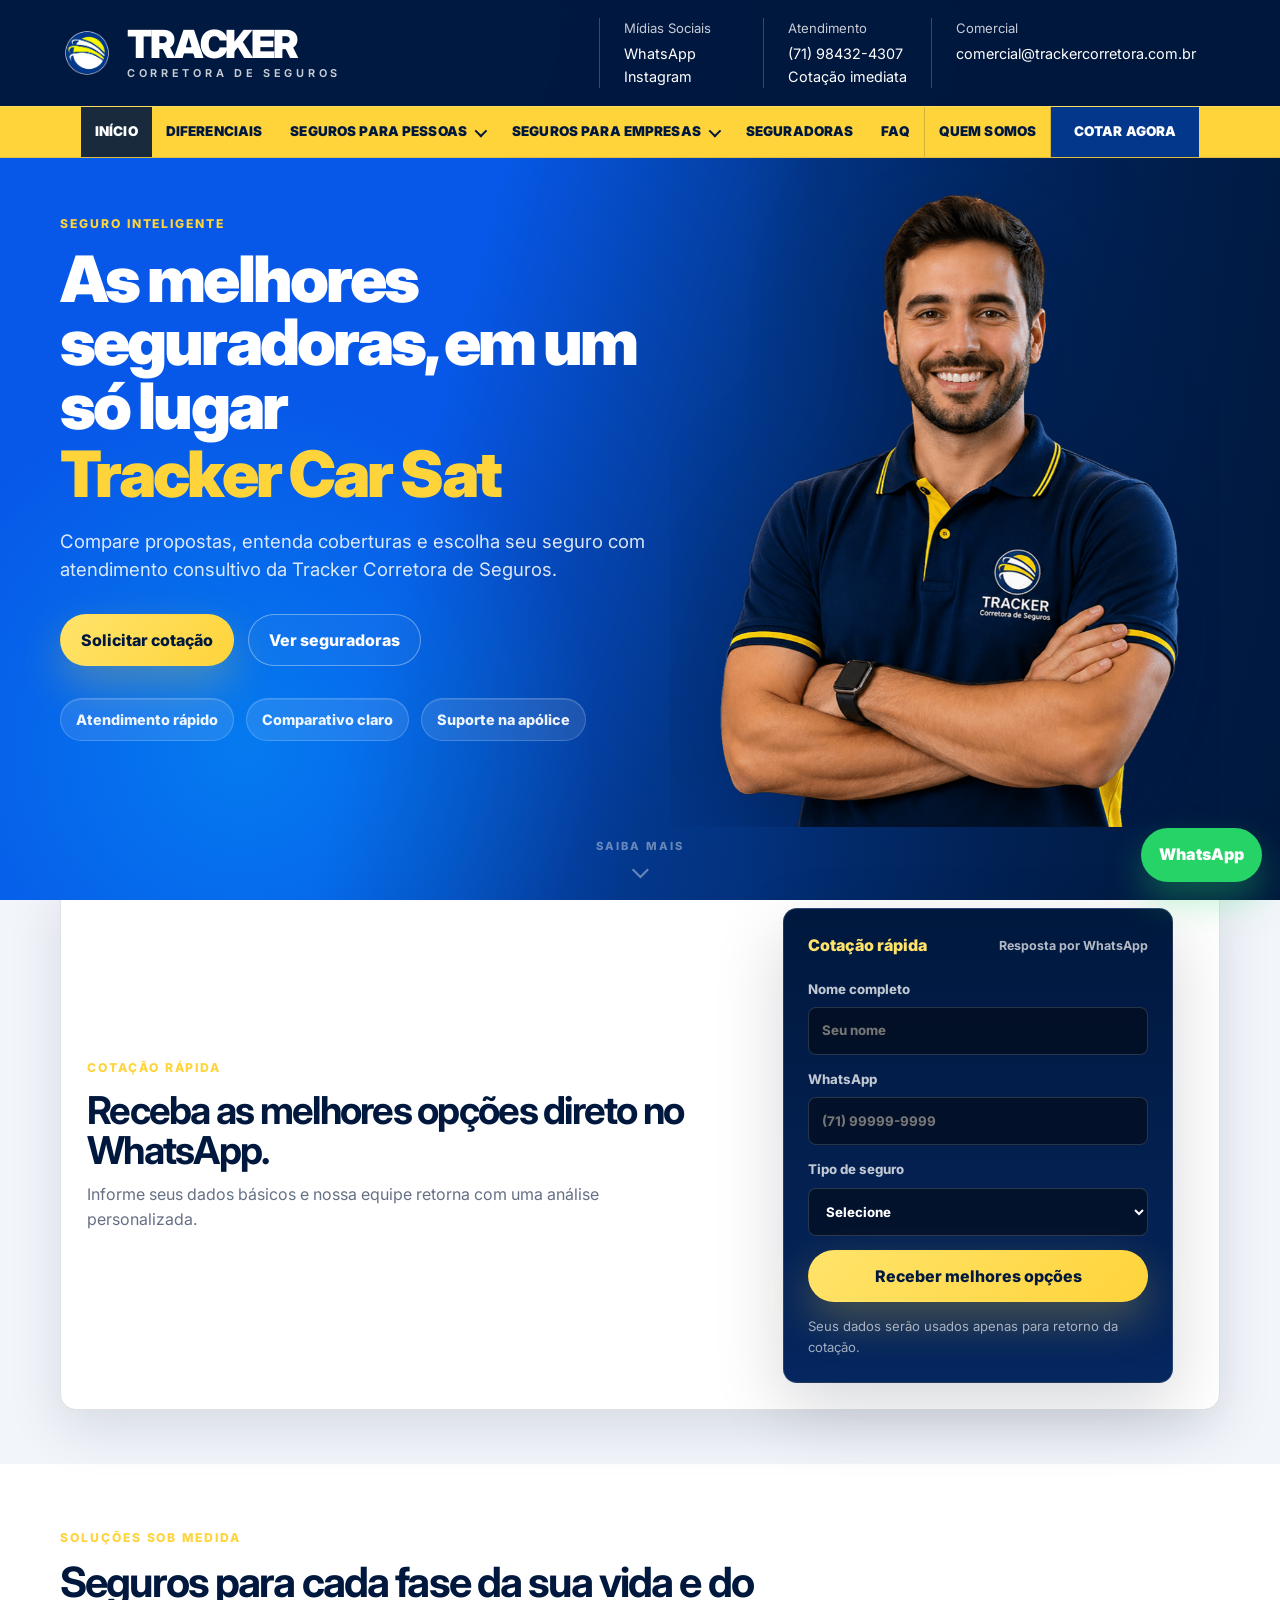
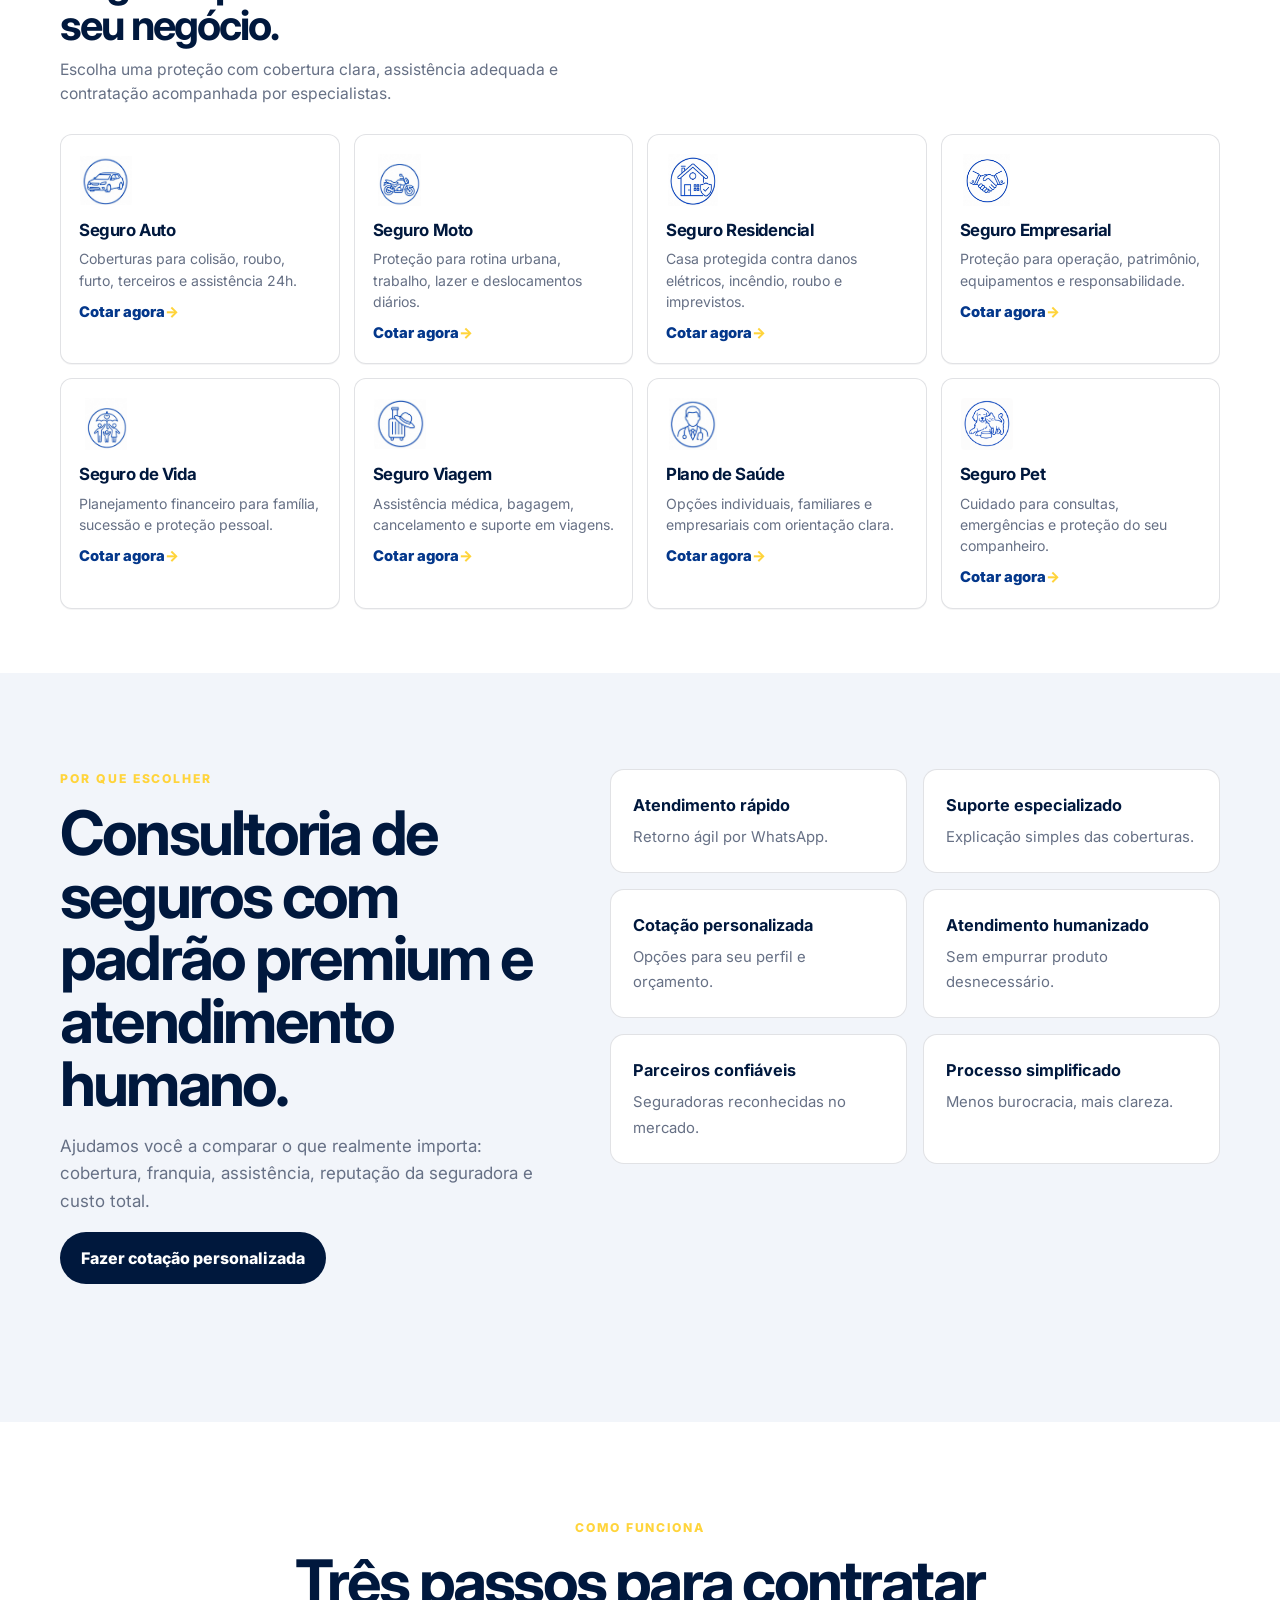
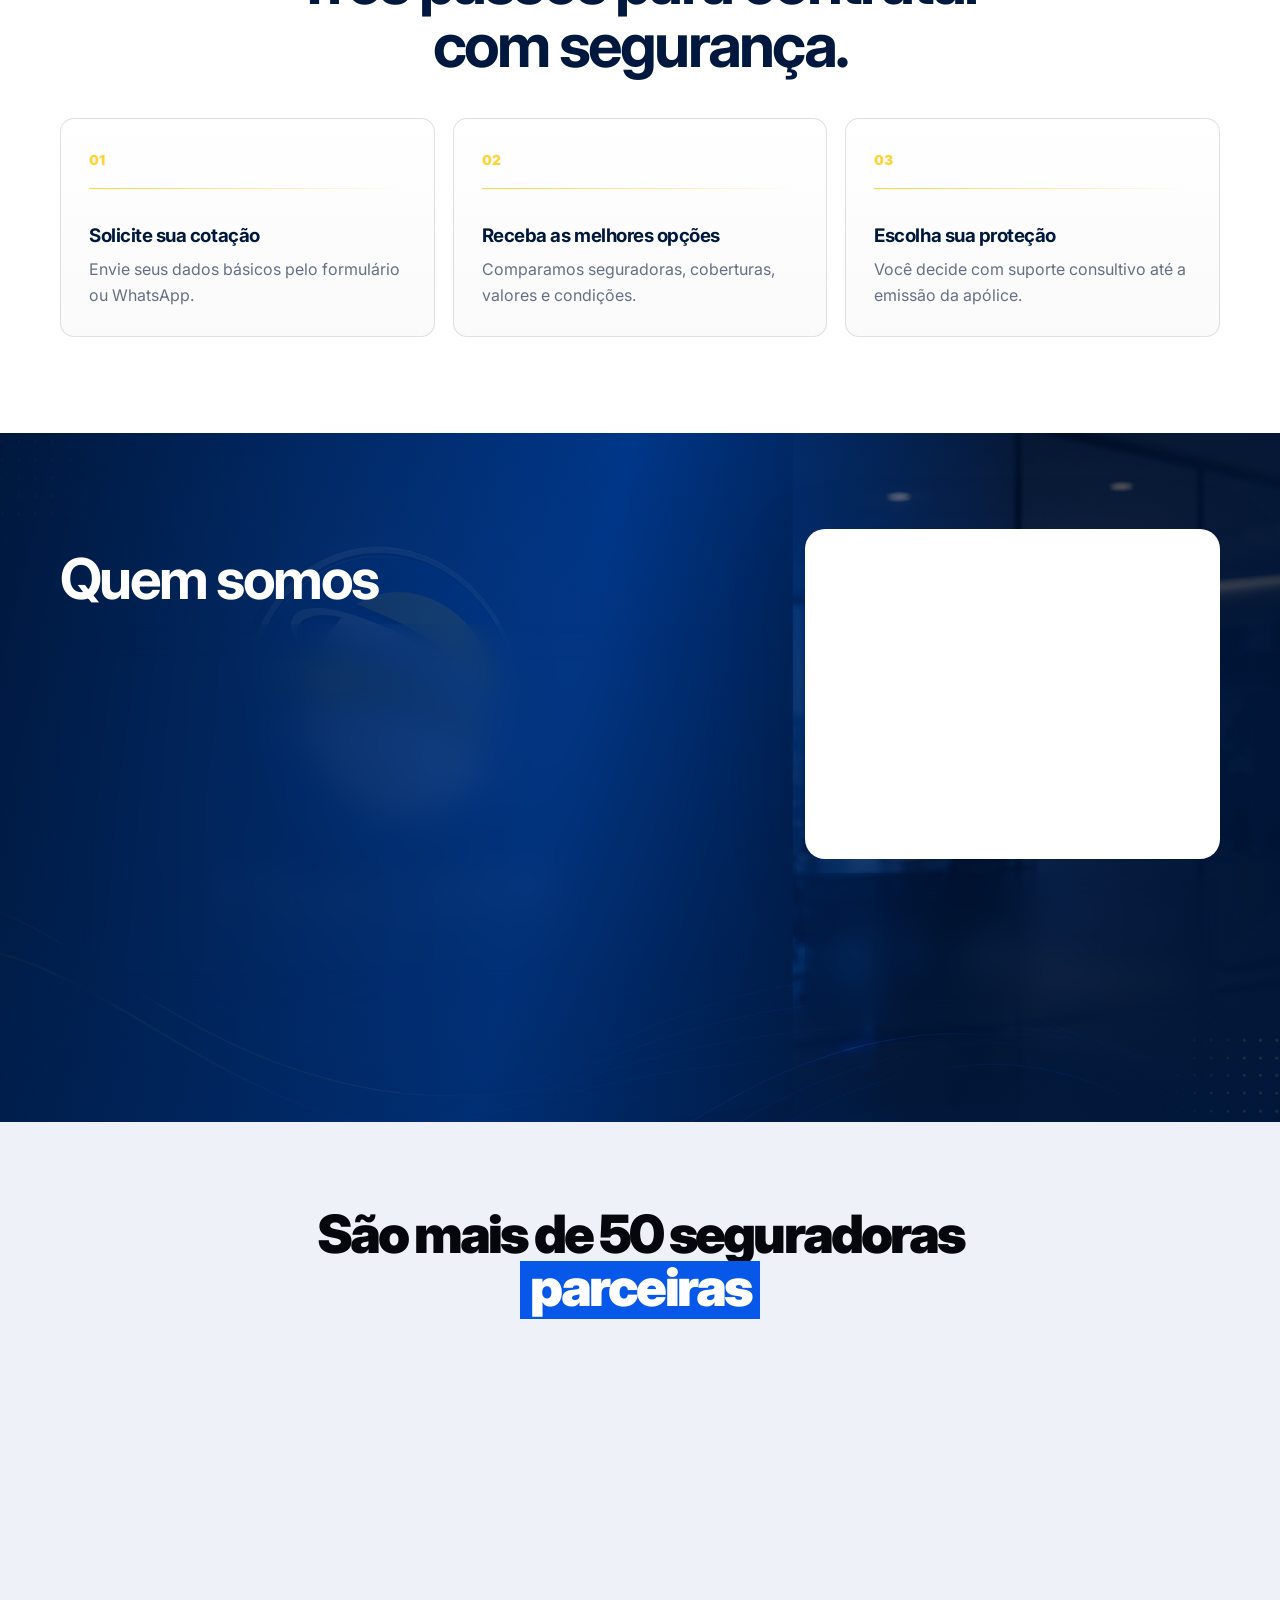
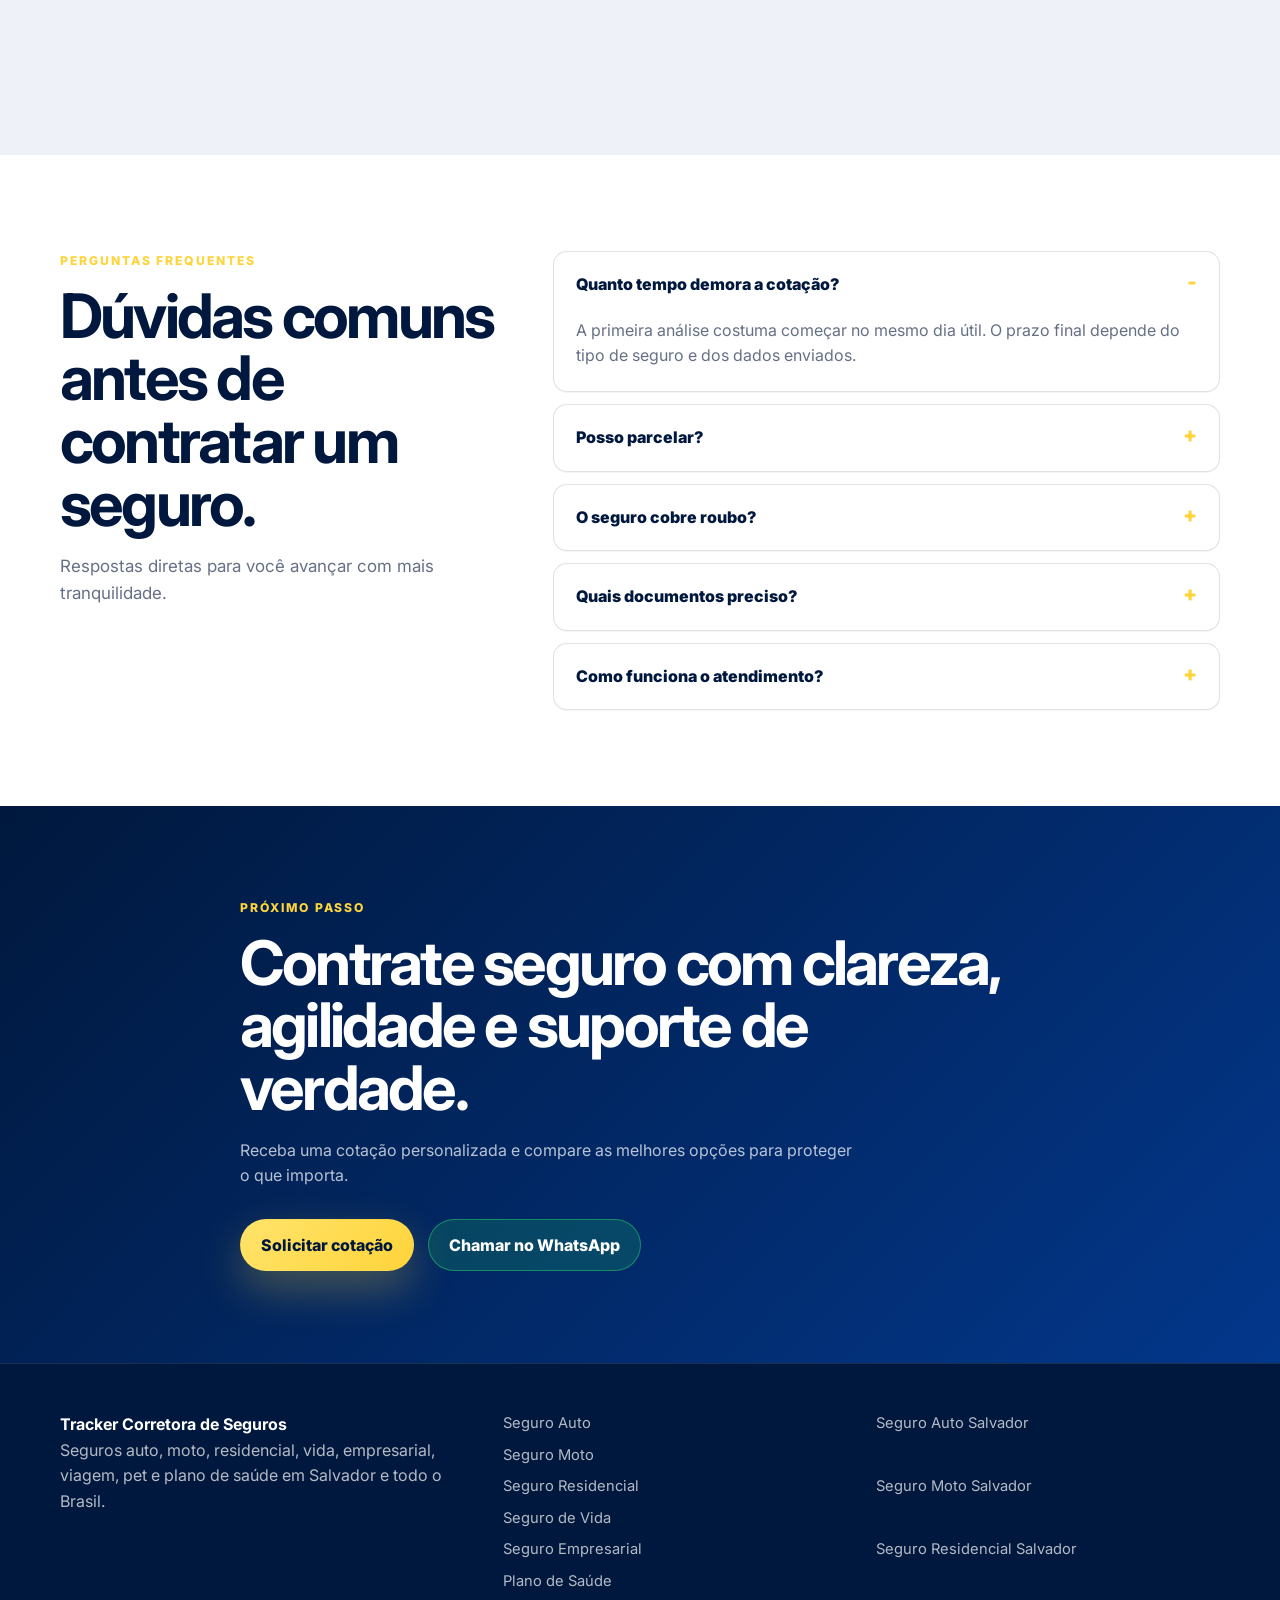
<file: index.html>
﻿<!doctype html>
<html lang="pt-BR">
<head>
  <meta charset="utf-8">
  <meta name="viewport" content="width=device-width, initial-scale=1">
  <title>Tracker Corretora de Seguros | Proteção Premium em Salvador</title>
  <meta name="description" content="Corretora de seguros em Salvador com cotação personalizada para seguro auto, moto, residencial, vida, empresarial, viagem, pet e plano de saúde. Atendimento rápido pelo WhatsApp.">
  <meta name="robots" content="index, follow">
  <meta name="theme-color" content="#07111f">
  <link rel="canonical" href="https://www.trackercorretora.com.br/">
  <link rel="icon" type="image/png" href="seguradoras/icone.png">
  <meta property="og:type" content="website">
  <meta property="og:locale" content="pt_BR">
  <meta property="og:title" content="Tracker Corretora de Seguros | Proteção inteligente e personalizada">
  <meta property="og:description" content="Compare seguradoras confiáveis e escolha a proteção ideal com suporte consultivo, humano e rápido.">
  <meta property="og:url" content="https://www.trackercorretora.com.br/">
  <meta property="og:image" content="https://www.trackercorretora.com.br/seguradoras/icone.png">
  <meta name="twitter:card" content="summary_large_image">
  <link rel="preconnect" href="https://fonts.googleapis.com">
  <link rel="preconnect" href="https://fonts.gstatic.com" crossorigin>
  <link href="https://fonts.googleapis.com/css2?family=Inter:wght@400;500;600;700;800;900&display=swap" rel="stylesheet">
  <link rel="stylesheet" href="assets/styles.css">
  <script type="application/ld+json">
  {
    "@context": "https://schema.org",
    "@graph": [
      {
        "@type": "InsuranceAgency",
        "@id": "https://www.trackercorretora.com.br/#agency",
        "name": "Tracker Corretora de Seguros",
        "url": "https://www.trackercorretora.com.br/",
        "image": "https://www.trackercorretora.com.br/seguradoras/icone.png",
        "telephone": "+55 71 98432-4307",
        "areaServed": ["Salvador", "Bahia", "Brasil"],
        "address": {
          "@type": "PostalAddress",
          "addressLocality": "Salvador",
          "addressRegion": "BA",
          "addressCountry": "BR"
        },
        "priceRange": "$$",
        "sameAs": ["https://wa.me/5571984324307"]
      },
      {
        "@type": "WebSite",
        "@id": "https://www.trackercorretora.com.br/#website",
        "url": "https://www.trackercorretora.com.br/",
        "name": "Tracker Corretora de Seguros",
        "publisher": {"@id": "https://www.trackercorretora.com.br/#agency"}
      },
      {
        "@type": "FAQPage",
        "mainEntity": [
          {"@type": "Question", "name": "Quanto tempo demora a cotação?", "acceptedAnswer": {"@type": "Answer", "text": "Em geral, a primeira análise é iniciada no mesmo dia útil após o envio dos dados. O prazo final depende do tipo de seguro e das seguradoras consultadas."}},
          {"@type": "Question", "name": "Posso parcelar?", "acceptedAnswer": {"@type": "Answer", "text": "Sim. A maioria das seguradoras oferece parcelamento no cartão, boleto ou débito, conforme o produto contratado e a análise da proposta."}},
          {"@type": "Question", "name": "O seguro cobre roubo?", "acceptedAnswer": {"@type": "Answer", "text": "Pode cobrir, desde que a cobertura de roubo e furto esteja contratada na apólice. A corretora explica as opções antes da contratação."}},
          {"@type": "Question", "name": "Quais documentos preciso?", "acceptedAnswer": {"@type": "Answer", "text": "Normalmente são solicitados dados pessoais, documento de identificação, endereço e informações do bem ou pessoa segurada. Cada produto pode exigir dados específicos."}},
          {"@type": "Question", "name": "Como funciona o atendimento?", "acceptedAnswer": {"@type": "Answer", "text": "O atendimento começa por WhatsApp ou formulário. A equipe entende o perfil, compara opções e acompanha a escolha da melhor cobertura."}}
        ]
      }
    ]
  }
  </script>
</head>
<body>
  <a class="skip-link" href="#conteudo">Ir para o conteúdo</a>
  <header class="site-header" data-header>
    <div class="header-top">
      <div class="container header-top-inner">
        <a class="brand" href="/" aria-label="Tracker Corretora de Seguros">
          <img class="brand-logo" src="seguradoras/icone.png" alt="" width="54" height="54">
          <span>TRACKER<small>Corretora de Seguros</small></span>
        </a>
        <div class="top-contact" aria-label="Contatos rápidos">
          <div>
            <span>Mídias Sociais</span>
            <a href="https://wa.me/5571984324307" target="_blank" rel="noopener">WhatsApp</a>
            <a href="https://www.instagram.com/trackercarsat" target="_blank" rel="noopener">Instagram</a>
          </div>
          <div>
            <span>Atendimento</span>
            <a href="tel:+5571984324307">(71) 98432-4307</a>
            <a href="https://wa.me/5571984324307" target="_blank" rel="noopener">Cotação imediata</a>
          </div>
          <div>
            <span>Comercial</span>
            <a href="mailto:comercial@trackercorretora.com.br">comercial@trackercorretora.com.br</a>
          </div>
        </div>
        <button class="menu-toggle" type="button" data-menu-toggle aria-label="Abrir menu" aria-expanded="false">
          <span></span><span></span><span></span>
        </button>
      </div>
    </div>
    <div class="nav-bar">
      <div class="container nav">
        <nav class="nav-links" data-nav>
          <a class="nav-link active" href="#inicio">Início</a>
          <a class="nav-link" href="#diferenciais">Diferenciais</a>
          <div class="nav-item has-dropdown">
            <a class="nav-link" href="#seguros">Seguros para pessoas</a>
            <div class="dropdown-menu">
              <a href="seguro-auto/">Seguro Auto</a>
              <a href="seguro-moto/">Seguro Moto</a>
              <a href="seguro-residencial/">Seguro Residencial</a>
              <a href="seguro-de-vida/">Seguro de Vida</a>
              <a href="seguro-viagem/">Seguro Viagem</a>
              <a href="seguro-pet/">Seguro Pet</a>
            </div>
          </div>
          <div class="nav-item has-dropdown">
            <a class="nav-link" href="seguro-empresarial/">Seguros para empresas</a>
            <div class="dropdown-menu">
              <a href="seguro-empresarial/">Seguro Empresarial</a>
              <a href="plano-de-saude/">Plano de Saúde PME</a>
            </div>
          </div>
          <a class="nav-link" href="#seguradoras">Seguradoras</a>
          <a class="nav-link" href="#faq">FAQ</a>
          <a class="nav-link nav-assist" href="#quem-somos">Quem Somos</a>
          <a class="nav-cta" href="#cotacao">Cotar agora</a>
        </nav>
      </div>
    </div>
  </header>

  <main id="conteudo">
    <section class="hero section-dark" id="inicio">
      <div class="hero-bg" aria-hidden="true"></div>
      <div class="container hero-grid">
        <div class="hero-copy reveal">
          <p class="eyebrow">Seguro inteligente</p>
          <h1>As melhores seguradoras, em um só lugar <span>Tracker Car Sat</span></h1>
          <p class="hero-subtitle">Compare propostas, entenda coberturas e escolha seu seguro com atendimento consultivo da Tracker Corretora de Seguros.</p>
          <div class="hero-actions">
            <a class="btn btn-gold" href="#cotacao">Solicitar cotação</a>
            <a class="btn btn-outline-light" href="#seguradoras">Ver seguradoras</a>
          </div>
          <ul class="trust-list" aria-label="Benefícios">
            <li>Atendimento rápido</li>
            <li>Comparativo claro</li>
            <li>Suporte na apólice</li>
          </ul>
        </div>
        <div class="hero-side reveal">
          <img class="hero-person" src="cara da frente.png" alt="Consultor da Tracker Corretora de Seguros" fetchpriority="high">
        </div>
      </div>
      <a class="scroll-cue" href="#cotacao" aria-label="Ir para cotação">Saiba mais</a>
    </section>

    <section class="quick-quote section-soft" id="cotacao">
      <div class="container quote-shell reveal">
        <div class="quote-intro">
          <p class="eyebrow">Cotação rápida</p>
          <h2>Receba as melhores opções direto no WhatsApp.</h2>
          <p>Informe seus dados básicos e nossa equipe retorna com uma análise personalizada.</p>
        </div>
        <aside class="quote-card" aria-label="Formulário rápido de cotação">
          <div class="quote-card-head">
            <span>Cotação rápida</span>
            <strong>Resposta por WhatsApp</strong>
          </div>
          <form class="quote-form" data-quote-form>
            <label>Nome completo<input required name="name" autocomplete="name" placeholder="Seu nome"></label>
            <label>WhatsApp<input required name="phone" inputmode="tel" autocomplete="tel" placeholder="(71) 99999-9999"></label>
            <label>Tipo de seguro
              <select required name="insurance">
                <option value="">Selecione</option>
                <option>Seguro Auto</option>
                <option>Seguro Moto</option>
                <option>Seguro Residencial</option>
                <option>Seguro Empresarial</option>
                <option>Seguro de Vida</option>
                <option>Seguro Viagem</option>
                <option>Plano de Saúde</option>
                <option>Seguro Pet</option>
              </select>
            </label>
            <button class="btn btn-gold btn-full" type="submit">Receber melhores opções</button>
            <p class="form-note" data-form-status>Seus dados serão usados apenas para retorno da cotação.</p>
          </form>
        </aside>
      </div>
    </section>

    <section class="section" id="seguros">
      <div class="container">
        <div class="section-head reveal">
          <p class="eyebrow">Soluções sob medida</p>
          <h2>Seguros para cada fase da sua vida e do seu negócio.</h2>
          <p>Escolha uma proteção com cobertura clara, assistência adequada e contratação acompanhada por especialistas.</p>
        </div>
        <div class="cards-grid insurance-grid">
          <article class="premium-card reveal"><span class="icon icon-file" aria-hidden="true"><img src="iconesseguros/seguroauto.jpg" alt="" loading="lazy"></span><h3>Seguro Auto</h3><p>Coberturas para colisão, roubo, furto, terceiros e assistência 24h.</p><a href="seguro-auto/">Cotar agora</a></article>
          <article class="premium-card reveal"><span class="icon icon-file" aria-hidden="true"><img src="iconesseguros/seguromoto.jpg" alt="" loading="lazy"></span><h3>Seguro Moto</h3><p>Proteção para rotina urbana, trabalho, lazer e deslocamentos diários.</p><a href="seguro-moto/">Cotar agora</a></article>
          <article class="premium-card reveal"><span class="icon icon-file" aria-hidden="true"><img src="iconesseguros/seguroresidencial.jpeg" alt="" loading="lazy"></span><h3>Seguro Residencial</h3><p>Casa protegida contra danos elétricos, incêndio, roubo e imprevistos.</p><a href="seguro-residencial/">Cotar agora</a></article>
          <article class="premium-card reveal"><span class="icon icon-file" aria-hidden="true"><img src="iconesseguros/seguroempresarial.jpeg" alt="" loading="lazy"></span><h3>Seguro Empresarial</h3><p>Proteção para operação, patrimônio, equipamentos e responsabilidade.</p><a href="seguro-empresarial/">Cotar agora</a></article>
          <article class="premium-card reveal"><span class="icon icon-file" aria-hidden="true"><img src="iconesseguros/segurovida.jpg" alt="" loading="lazy"></span><h3>Seguro de Vida</h3><p>Planejamento financeiro para família, sucessão e proteção pessoal.</p><a href="seguro-de-vida/">Cotar agora</a></article>
          <article class="premium-card reveal"><span class="icon icon-file" aria-hidden="true"><img src="iconesseguros/seguroviagem.jpg" alt="" loading="lazy"></span><h3>Seguro Viagem</h3><p>Assistência médica, bagagem, cancelamento e suporte em viagens.</p><a href="seguro-viagem/">Cotar agora</a></article>
          <article class="premium-card reveal"><span class="icon icon-file" aria-hidden="true"><img src="iconesseguros/planodesaude.jpg" alt="" loading="lazy"></span><h3>Plano de Saúde</h3><p>Opções individuais, familiares e empresariais com orientação clara.</p><a href="plano-de-saude/">Cotar agora</a></article>
          <article class="premium-card reveal"><span class="icon icon-file" aria-hidden="true"><img src="iconesseguros/seguropet.png" alt="" loading="lazy"></span><h3>Seguro Pet</h3><p>Cuidado para consultas, emergências e proteção do seu companheiro.</p><a href="seguro-pet/">Cotar agora</a></article>
        </div>
      </div>
    </section>

    <section class="section section-soft" id="diferenciais">
      <div class="container split">
        <div class="section-head reveal">
          <p class="eyebrow">Por que escolher</p>
          <h2>Consultoria de seguros com padrão premium e atendimento humano.</h2>
          <p>Ajudamos você a comparar o que realmente importa: cobertura, franquia, assistência, reputação da seguradora e custo total.</p>
          <a class="btn btn-dark" href="#cotacao">Fazer cotação personalizada</a>
        </div>
        <div class="features-grid">
          <div class="feature reveal"><strong>Atendimento rápido</strong><span>Retorno ágil por WhatsApp.</span></div>
          <div class="feature reveal"><strong>Suporte especializado</strong><span>Explicação simples das coberturas.</span></div>
          <div class="feature reveal"><strong>Cotação personalizada</strong><span>Opções para seu perfil e orçamento.</span></div>
          <div class="feature reveal"><strong>Atendimento humanizado</strong><span>Sem empurrar produto desnecessário.</span></div>
          <div class="feature reveal"><strong>Parceiros confiáveis</strong><span>Seguradoras reconhecidas no mercado.</span></div>
          <div class="feature reveal"><strong>Processo simplificado</strong><span>Menos burocracia, mais clareza.</span></div>
        </div>
      </div>
    </section>

    <section class="section" id="como-funciona">
      <div class="container">
        <div class="section-head center reveal">
          <p class="eyebrow">Como funciona</p>
          <h2>Três passos para contratar com segurança.</h2>
        </div>
        <div class="timeline">
          <article class="step reveal"><span>01</span><h3>Solicite sua cotação</h3><p>Envie seus dados básicos pelo formulário ou WhatsApp.</p></article>
          <article class="step reveal"><span>02</span><h3>Receba as melhores opções</h3><p>Comparamos seguradoras, coberturas, valores e condições.</p></article>
          <article class="step reveal"><span>03</span><h3>Escolha sua proteção</h3><p>Você decide com suporte consultivo até a emissão da apólice.</p></article>
        </div>
      </div>
    </section>

    <section class="section section-dark about-company" id="quem-somos">
      <div class="container about-company-grid">
        <div class="about-company-copy reveal">
          <h2 class="about-title">Quem somos</h2>
          <div class="about-text-card">
            <p>A Tracker Car SAT Corretora de Seguros nasceu com o propósito de oferecer mais segurança, tranquilidade e proteção para o dia a dia dos nossos clientes.</p>
            <p>Atuamos com soluções completas em seguros e proteção veicular, sempre com atendimento humanizado, transparente e eficiente.</p>
            <p>Nosso compromisso é ajudar cada cliente a proteger o que conquistou, oferecendo suporte especializado, agilidade e soluções personalizadas.</p>
            <p>Com atuação em Salvador e região, construímos relacionamentos duradouros com confiança, qualidade no atendimento e compromisso com a satisfação dos nossos clientes.</p>
            <strong>Na Tracker Car SAT, proteger você, sua família e seu patrimônio é a nossa prioridade.</strong>
          </div>
        </div>
        <aside class="about-company-panel reveal" aria-label="Diferenciais da Tracker Car SAT">
          <div class="about-map">
            <iframe
              title="Localização da Corretora Tracker CarSat no Auto Shopping Itapoan"
              loading="lazy"
              referrerpolicy="no-referrer-when-downgrade"
              src="https://www.google.com/maps?q=Corretora%20Tracker%20CarSat%20-%20Corretora%20de%20Seguros%20%7C%20Auto%20Shopping%20Itapoan&amp;ll=-12.9217979,-38.3557836&amp;z=17&amp;output=embed">
            </iframe>
          </div>
          <div class="about-mini-card">
            <strong>Por que escolher a Tracker?</strong>
            <span>Atendimento consultivo, comparação entre seguradoras e acompanhamento real quando você precisar.</span>
          </div>
        </aside>
      </div>
    </section>

    <section class="section partners-showcase" id="seguradoras">
      <div class="container">
        <div class="partners-title reveal">
          <h2>São mais de 50 seguradoras <span>parceiras</span></h2>
        </div>
        <div class="partners-carousel reveal" data-logo-carousel aria-label="Seguradoras parceiras">
          <div class="logos-row" data-logo-track data-direction="left">
            <div class="logo-item"><img loading="lazy" src="seguradoras/excelsior.webp" alt="Excelsior Seguros"></div>
            <div class="logo-item"><img loading="lazy" src="seguradoras/unimed-seguros.png" alt="Seguros Unimed"></div>
            <div class="logo-item"><img loading="lazy" src="seguradoras/mapfree.png" alt="Mapfre"></div>
            <div class="logo-item"><img loading="lazy" src="seguradoras/mag.png" alt="MAG Seguros"></div>
            <div class="logo-item"><img loading="lazy" src="seguradoras/Porto2022.svg" alt="Porto Seguro"></div>
            <div class="logo-item"><img loading="lazy" src="seguradoras/tokio.png" alt="Tokio Marine"></div>
            <div class="logo-item"><img loading="lazy" src="seguradoras/bradesco-seguros.png" alt="Bradesco Seguros"></div>
            <div class="logo-item"><img loading="lazy" src="seguradoras/mitsui.webp" alt="Mitsui Sumitomo Seguros"></div>
          </div>
          <div class="logos-row logos-row-alt" data-logo-track data-direction="right">
            <div class="logo-item"><img loading="lazy" src="seguradoras/gente.png" alt="Gente Seguradora"></div>
            <div class="logo-item"><img loading="lazy" src="seguradoras/sulamerica.png" alt="SulAmérica"></div>
            <div class="logo-item"><img loading="lazy" src="seguradoras/logo-suhai.svg" alt="Suhai Seguradora"></div>
            <div class="logo-item"><img loading="lazy" src="seguradoras/mbm.png" alt="MBM Seguros"></div>
            <div class="logo-item"><img loading="lazy" src="seguradoras/junto.png" alt="Junto Seguros"></div>
            <div class="logo-item"><img loading="lazy" src="seguradoras/azul.png" alt="Azul Seguros"></div>
            <div class="logo-item"><img loading="lazy" src="seguradoras/itau.png" alt="Itaú Seguros"></div>
            <div class="logo-item"><img loading="lazy" src="seguradoras/allianz.png" alt="Allianz"></div>
            <div class="logo-item"><img loading="lazy" src="seguradoras/hdi.png" alt="HDI Seguros"></div>
            <div class="logo-item"><img loading="lazy" src="seguradoras/axa.jpg" alt="AXA Seguros"></div>
          </div>
        </div>
      </div>
    </section>

    <section class="section" id="faq">
      <div class="container faq-layout">
        <div class="section-head reveal">
          <p class="eyebrow">Perguntas frequentes</p>
          <h2>Dúvidas comuns antes de contratar um seguro.</h2>
          <p>Respostas diretas para você avançar com mais tranquilidade.</p>
        </div>
        <div class="faq-list reveal">
          <details open><summary>Quanto tempo demora a cotação?</summary><p>A primeira análise costuma começar no mesmo dia útil. O prazo final depende do tipo de seguro e dos dados enviados.</p></details>
          <details><summary>Posso parcelar?</summary><p>Sim. As condições variam por seguradora e produto, com opções em cartão, boleto ou débito.</p></details>
          <details><summary>O seguro cobre roubo?</summary><p>Cobre quando a cobertura de roubo e furto está incluída na apólice. A corretora mostra essa informação antes da contratação.</p></details>
          <details><summary>Quais documentos preciso?</summary><p>Geralmente são necessários dados pessoais, endereço, documento e informações do bem ou pessoa segurada.</p></details>
          <details><summary>Como funciona o atendimento?</summary><p>Você envia a solicitação, a equipe entende seu perfil, compara opções e acompanha a escolha até a emissão.</p></details>
        </div>
      </div>
    </section>

    <section class="final-cta section-dark">
      <div class="container final-cta-inner reveal">
        <p class="eyebrow">Próximo passo</p>
        <h2>Contrate seguro com clareza, agilidade e suporte de verdade.</h2>
        <p>Receba uma cotação personalizada e compare as melhores opções para proteger o que importa.</p>
        <div class="hero-actions">
          <a class="btn btn-gold" href="#cotacao">Solicitar cotação</a>
          <a class="btn btn-whatsapp" href="https://wa.me/5571984324307?text=Ol%C3%A1%2C%20quero%20uma%20cota%C3%A7%C3%A3o%20premium%20de%20seguro." target="_blank" rel="noopener">Chamar no WhatsApp</a>
        </div>
      </div>
    </section>
  </main>

  <footer class="site-footer">
    <div class="container footer-grid">
      <div><strong>Tracker Corretora de Seguros</strong><p>Seguros auto, moto, residencial, vida, empresarial, viagem, pet e plano de saúde em Salvador e todo o Brasil.</p></div>
      <nav aria-label="Páginas de seguros">
        <a href="seguro-auto/">Seguro Auto</a>
        <a href="seguro-moto/">Seguro Moto</a>
        <a href="seguro-residencial/">Seguro Residencial</a>
        <a href="seguro-de-vida/">Seguro de Vida</a>
        <a href="seguro-empresarial/">Seguro Empresarial</a>
        <a href="plano-de-saude/">Plano de Saúde</a>
      </nav>
      <nav aria-label="Páginas locais">
        <a href="seguro-auto-salvador/">Seguro Auto Salvador</a>
        <a href="seguro-moto-salvador/">Seguro Moto Salvador</a>
        <a href="seguro-residencial-salvador/">Seguro Residencial Salvador</a>
      </nav>
    </div>
  </footer>

  <a class="floating-whatsapp" href="https://wa.me/5571984324307?text=Ol%C3%A1%2C%20quero%20uma%20cota%C3%A7%C3%A3o%20de%20seguro." target="_blank" rel="noopener" aria-label="Falar no WhatsApp">WhatsApp</a>
  <script src="assets/site.js" defer></script>
</body>
</html>
</file>
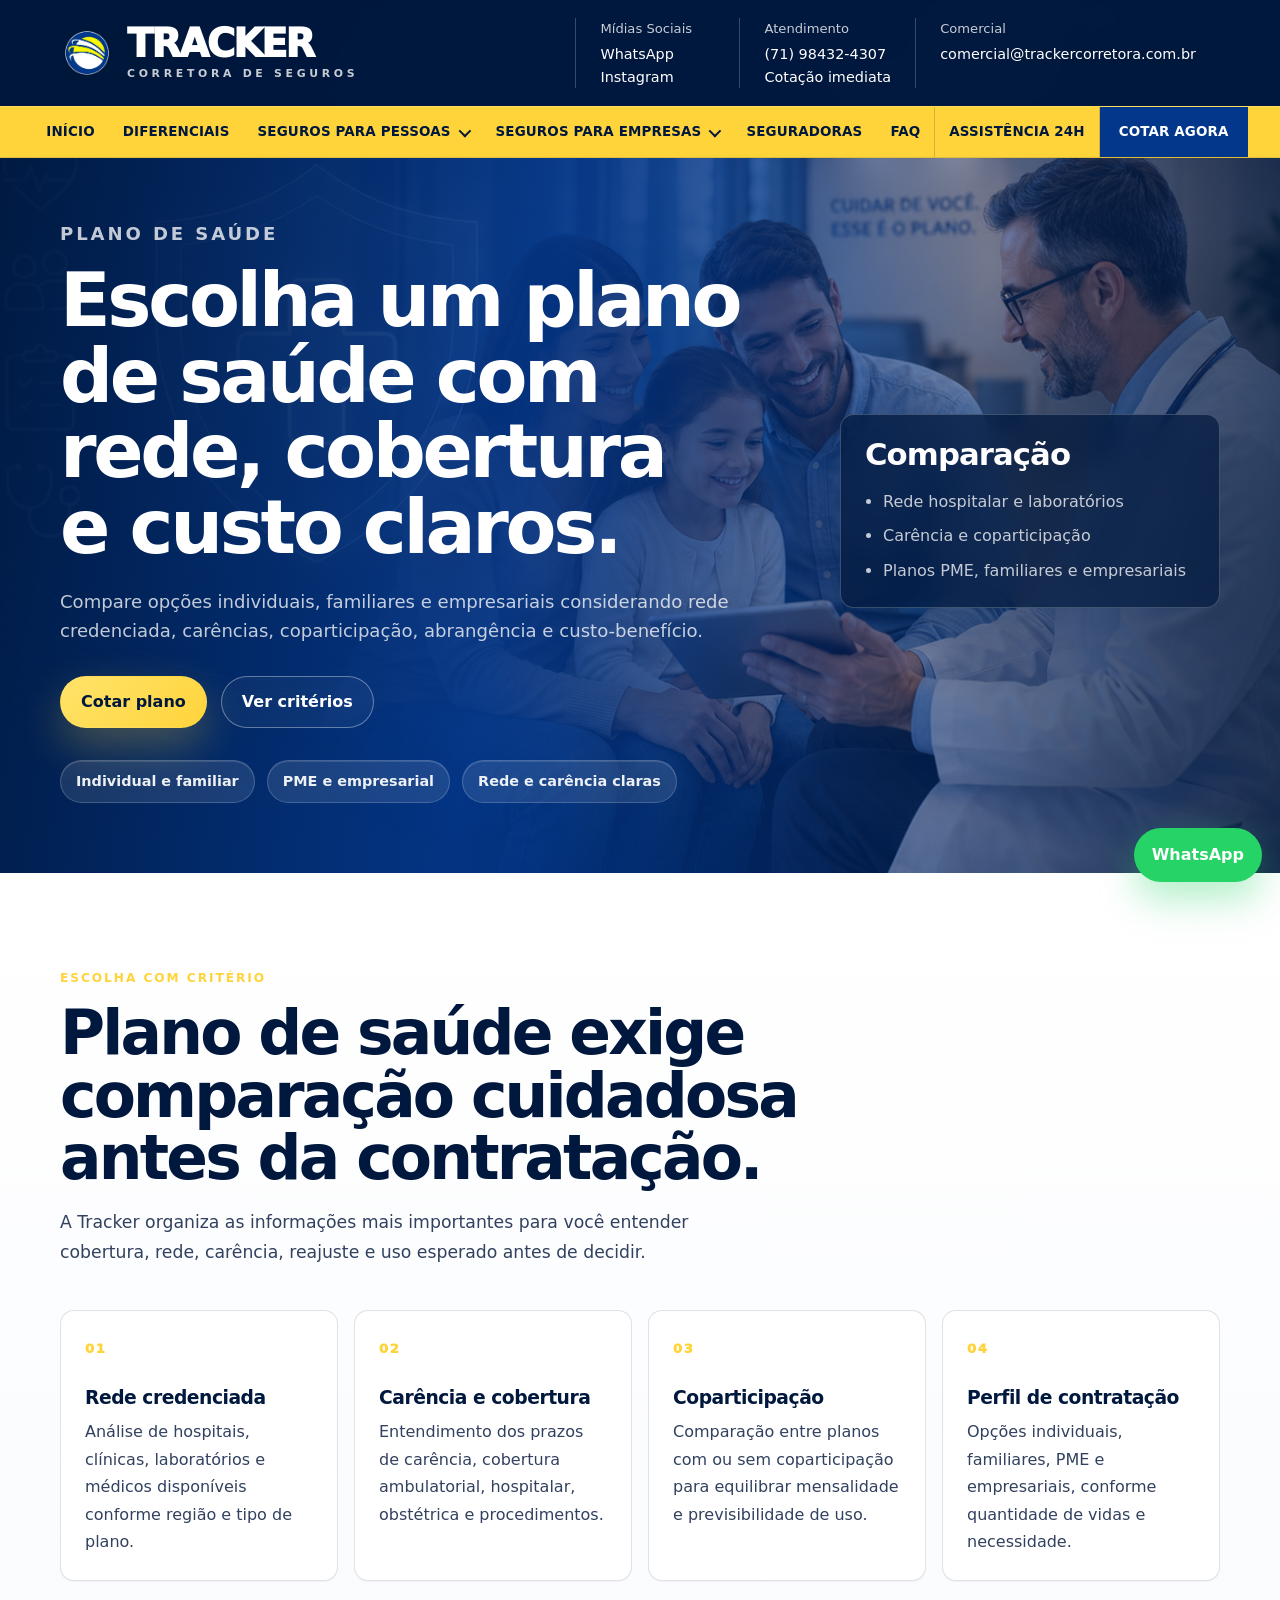
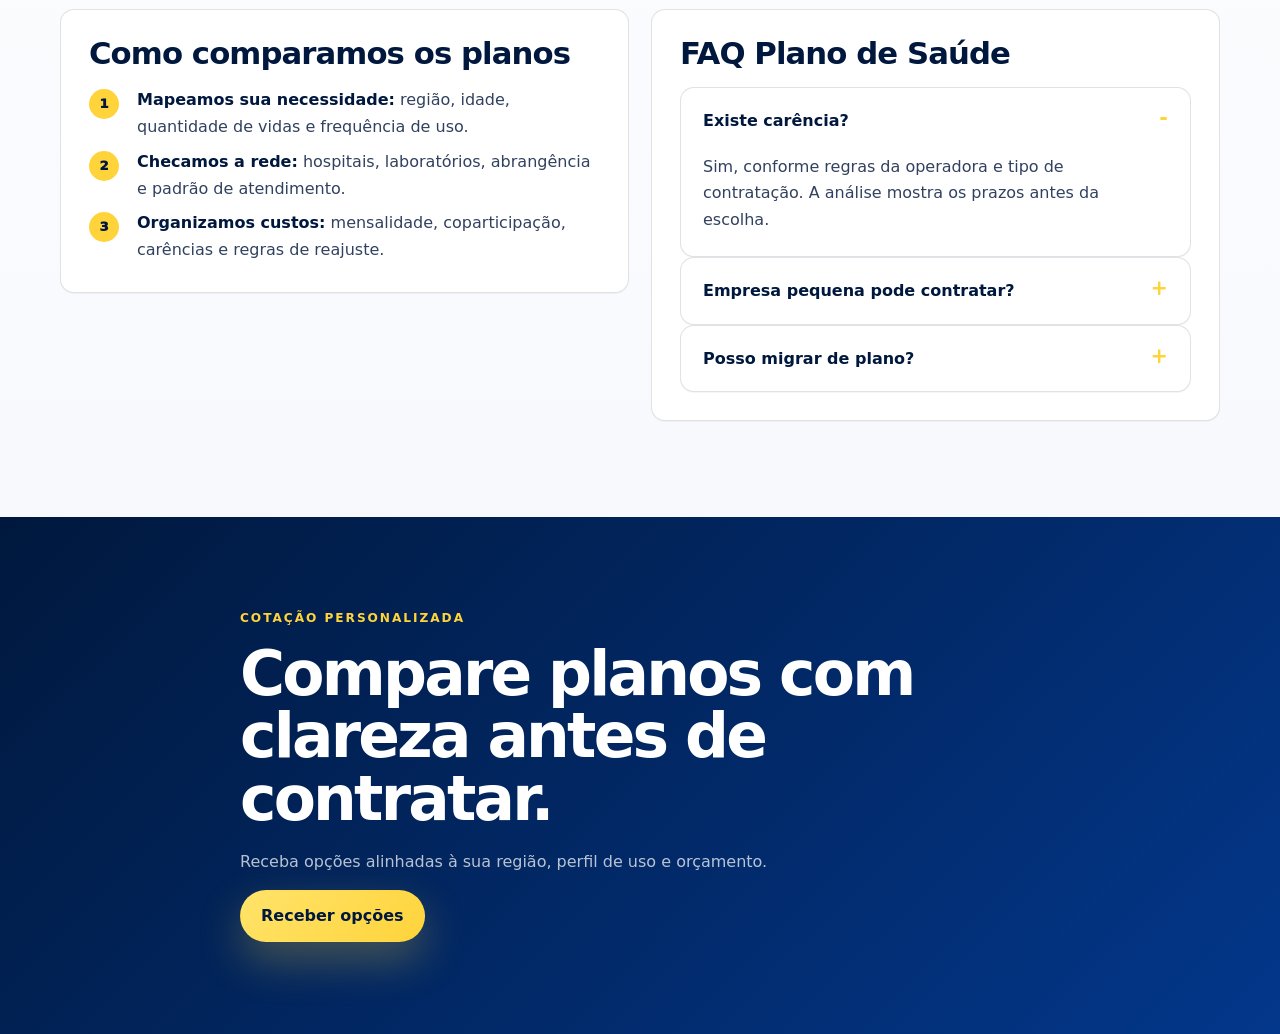
<file: plano-de-saude/index.html>
﻿<!doctype html>
<html lang="pt-BR">
<head>
  <meta charset="utf-8">
  <meta name="viewport" content="width=device-width, initial-scale=1">
  <title>Plano de Saúde | Individual, familiar e empresarial | Tracker</title>
  <meta name="description" content="Cotação de plano de saúde individual, familiar e empresarial com orientação para rede, carência, cobertura e custo-benefício.">
  <link rel="canonical" href="https://www.trackercorretora.com.br/plano-de-saude/">
  <link rel="stylesheet" href="../assets/styles.css">
  <link rel="icon" type="image/png" href="../seguradoras/icone.png">
  <script type="application/ld+json">
  {
    "@context": "https://schema.org",
    "@type": "Service",
    "name": "Plano de Saúde",
    "provider": {
      "@type": "InsuranceAgency",
      "name": "Tracker Corretora de Seguros"
    },
    "areaServed": ["Salvador", "Bahia", "Brasil"],
    "serviceType": "Plano de saúde"
  }
  </script>
</head>
<body>
  <header class="site-header" data-header>
    <div class="header-top">
      <div class="container header-top-inner">
        <a class="brand" href="../" aria-label="Tracker Corretora de Seguros">
          <img class="brand-logo" src="../seguradoras/icone.png" alt="" width="54" height="54">
          <span>TRACKER<small>Corretora de Seguros</small></span>
        </a>
        <div class="top-contact" aria-label="Contatos rápidos">
          <div>
            <span>Mídias Sociais</span>
            <a href="https://wa.me/5571984324307" target="_blank" rel="noopener">WhatsApp</a>
            <a href="https://www.instagram.com/trackercarsat" target="_blank" rel="noopener">Instagram</a>
          </div>
          <div>
            <span>Atendimento</span>
            <a href="tel:+5571984324307">(71) 98432-4307</a>
            <a href="https://wa.me/5571984324307" target="_blank" rel="noopener">Cotação imediata</a>
          </div>
          <div>
            <span>Comercial</span>
            <a href="mailto:comercial@trackercorretora.com.br">comercial@trackercorretora.com.br</a>
          </div>
        </div>
        <button class="menu-toggle" type="button" data-menu-toggle aria-label="Abrir menu" aria-expanded="false">
          <span></span><span></span><span></span>
        </button>
      </div>
    </div>
    <div class="nav-bar">
      <div class="container nav">
        <nav class="nav-links" data-nav>
          <a class="nav-link" href="../#inicio">Início</a>
          <a class="nav-link" href="../#diferenciais">Diferenciais</a>
          <div class="nav-item has-dropdown">
            <a class="nav-link" href="../#seguros">Seguros para pessoas</a>
            <div class="dropdown-menu">
              <a href="../seguro-auto/">Seguro Auto</a>
              <a href="../seguro-moto/">Seguro Moto</a>
              <a href="../seguro-residencial/">Seguro Residencial</a>
              <a href="../seguro-de-vida/">Seguro de Vida</a>
              <a href="../seguro-viagem/">Seguro Viagem</a>
              <a href="../seguro-pet/">Seguro Pet</a>
            </div>
          </div>
          <div class="nav-item has-dropdown">
            <a class="nav-link" href="../seguro-empresarial/">Seguros para empresas</a>
            <div class="dropdown-menu">
              <a href="../seguro-empresarial/">Seguro Empresarial</a>
              <a href="../plano-de-saude/">Plano de Saúde PME</a>
            </div>
          </div>
          <a class="nav-link" href="../#seguradoras">Seguradoras</a>
          <a class="nav-link" href="../#faq">FAQ</a>
          <a class="nav-link nav-assist" href="https://wa.me/5571984324307?text=Ol%C3%A1%2C%20preciso%20de%20assist%C3%AAncia%20com%20meu%20seguro." target="_blank" rel="noopener">Assistência 24h</a>
          <a class="nav-cta" href="../#cotacao">Cotar agora</a>
        </nav>
      </div>
    </div>
  </header>

  <main>
    <section class="service-hero health-hero section-dark">
      <div class="container">
        <div class="reveal">
          <p class="eyebrow">Plano de Saúde</p>
          <h1>Escolha um plano de saúde com rede, cobertura e custo claros.</h1>
          <p>Compare opções individuais, familiares e empresariais considerando rede credenciada, carências, coparticipação, abrangência e custo-benefício.</p>
          <div class="hero-actions">
            <a class="btn btn-gold" href="https://wa.me/5571984324307?text=Quero%20cotar%20plano%20de%20sa%C3%BAde." target="_blank" rel="noopener">Cotar plano</a>
            <a class="btn btn-outline-light" href="#coberturas">Ver critérios</a>
          </div>
          <ul class="trust-list">
            <li>Individual e familiar</li>
            <li>PME e empresarial</li>
            <li>Rede e carência claras</li>
          </ul>
        </div>
        <aside class="mini-panel reveal">
          <h2>Comparação</h2>
          <ul>
            <li>Rede hospitalar e laboratórios</li>
            <li>Carência e coparticipação</li>
            <li>Planos PME, familiares e empresariais</li>
          </ul>
        </aside>
      </div>
    </section>

    <section class="section health-detail" id="coberturas">
      <div class="container">
        <div class="section-head reveal">
          <p class="eyebrow">Escolha com critério</p>
          <h2>Plano de saúde exige comparação cuidadosa antes da contratação.</h2>
          <p>A Tracker organiza as informações mais importantes para você entender cobertura, rede, carência, reajuste e uso esperado antes de decidir.</p>
        </div>

        <div class="coverage-grid">
          <article class="coverage-card reveal">
            <span>01</span>
            <h3>Rede credenciada</h3>
            <p>Análise de hospitais, clínicas, laboratórios e médicos disponíveis conforme região e tipo de plano.</p>
          </article>
          <article class="coverage-card reveal">
            <span>02</span>
            <h3>Carência e cobertura</h3>
            <p>Entendimento dos prazos de carência, cobertura ambulatorial, hospitalar, obstétrica e procedimentos.</p>
          </article>
          <article class="coverage-card reveal">
            <span>03</span>
            <h3>Coparticipação</h3>
            <p>Comparação entre planos com ou sem coparticipação para equilibrar mensalidade e previsibilidade de uso.</p>
          </article>
          <article class="coverage-card reveal">
            <span>04</span>
            <h3>Perfil de contratação</h3>
            <p>Opções individuais, familiares, PME e empresariais, conforme quantidade de vidas e necessidade.</p>
          </article>
        </div>

        <div class="business-info-grid">
          <article class="content-card business-process reveal">
            <h2>Como comparamos os planos</h2>
            <ol>
              <li><strong>Mapeamos sua necessidade:</strong> região, idade, quantidade de vidas e frequência de uso.</li>
              <li><strong>Checamos a rede:</strong> hospitais, laboratórios, abrangência e padrão de atendimento.</li>
              <li><strong>Organizamos custos:</strong> mensalidade, coparticipação, carências e regras de reajuste.</li>
            </ol>
          </article>

          <article class="content-card reveal">
            <h2>FAQ Plano de Saúde</h2>
            <details open>
              <summary>Existe carência?</summary>
              <p>Sim, conforme regras da operadora e tipo de contratação. A análise mostra os prazos antes da escolha.</p>
            </details>
            <details>
              <summary>Empresa pequena pode contratar?</summary>
              <p>Sim, existem opções PME conforme CNPJ, quantidade de vidas e regras da operadora.</p>
            </details>
            <details>
              <summary>Posso migrar de plano?</summary>
              <p>Em alguns casos, sim. A equipe avalia portabilidade, elegibilidade e possibilidades disponíveis.</p>
            </details>
          </article>
        </div>
      </div>
    </section>

    <section class="final-cta section-dark">
      <div class="container final-cta-inner reveal">
        <p class="eyebrow">Cotação personalizada</p>
        <h2>Compare planos com clareza antes de contratar.</h2>
        <p>Receba opções alinhadas à sua região, perfil de uso e orçamento.</p>
        <a class="btn btn-gold" href="https://wa.me/5571984324307?text=Ol%C3%A1%2C%20quero%20plano%20de%20sa%C3%BAde." target="_blank" rel="noopener">Receber opções</a>
      </div>
    </section>
  </main>

  <a class="floating-whatsapp" href="https://wa.me/5571984324307" target="_blank" rel="noopener">WhatsApp</a>
  <script src="../assets/site.js" defer></script>
</body>
</html>
</file>
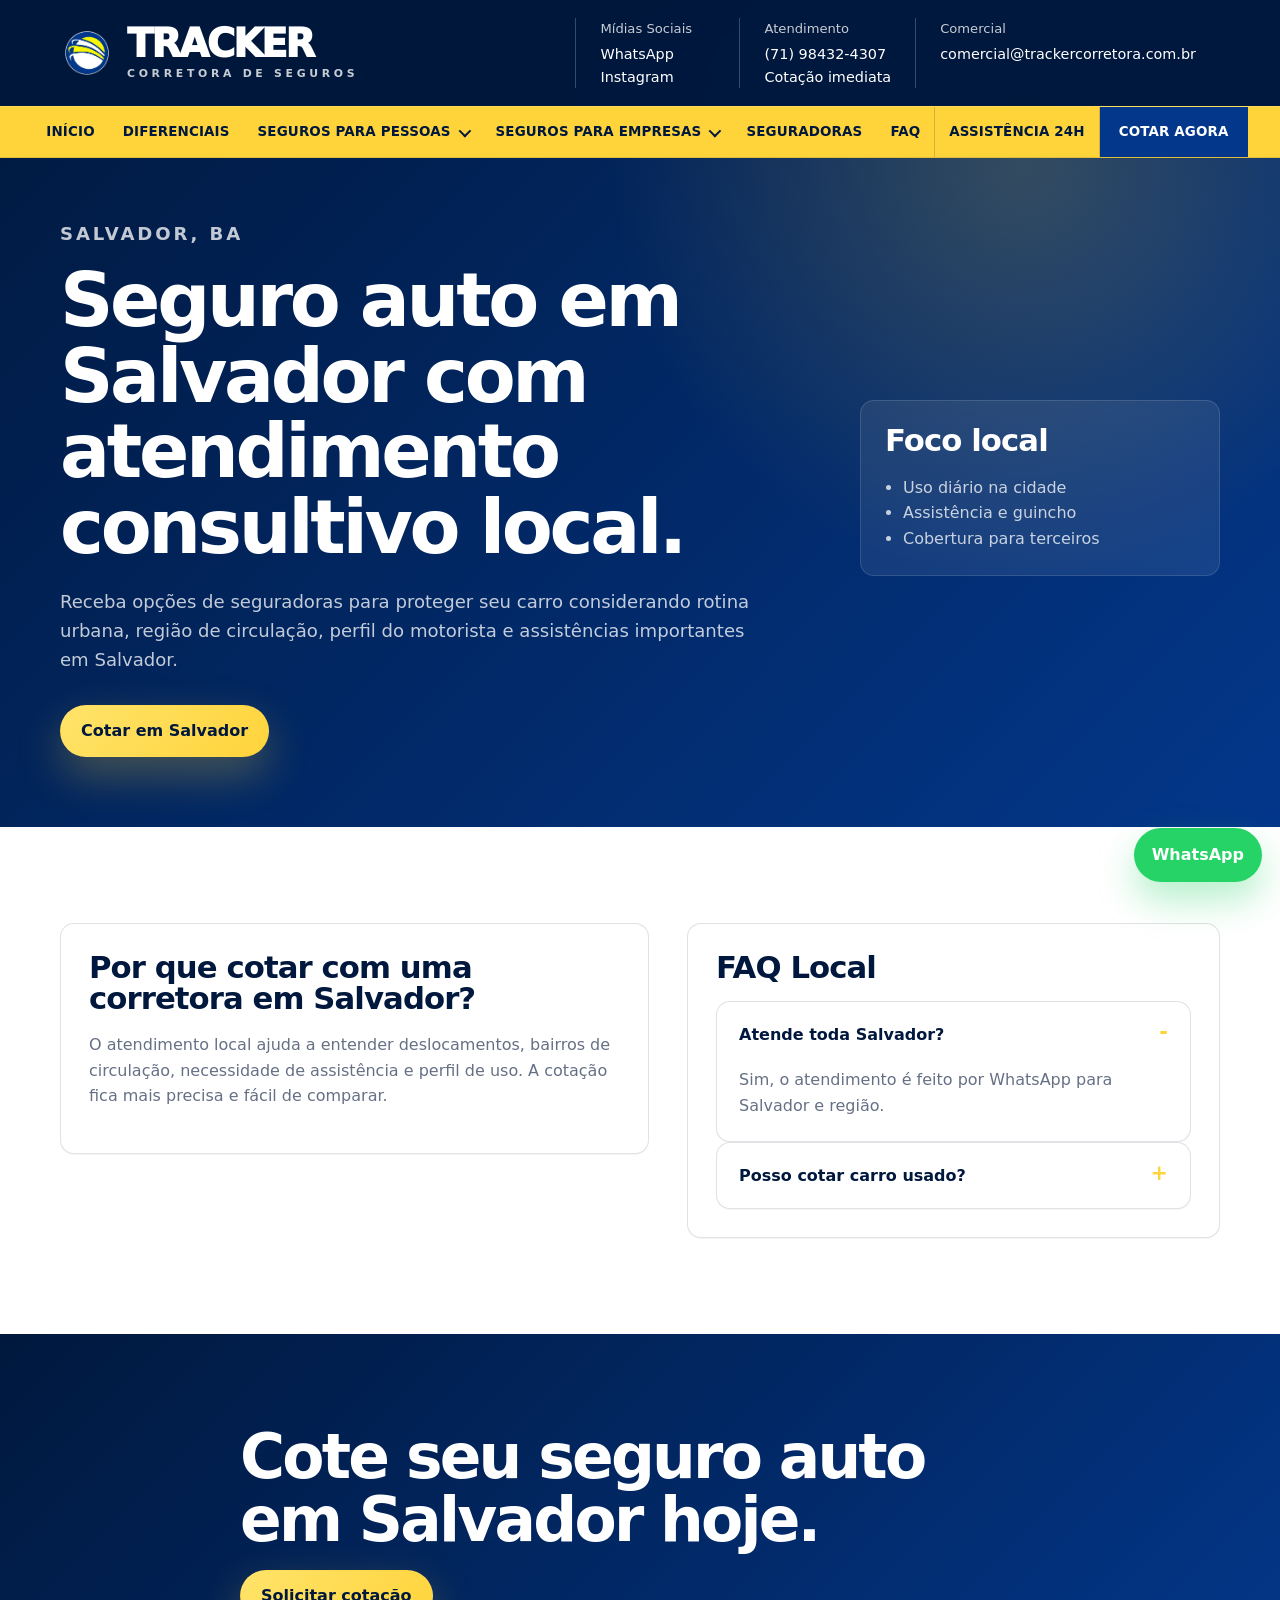
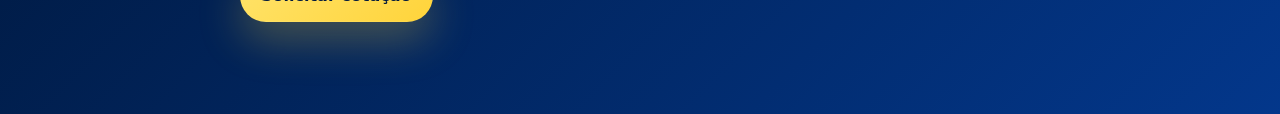
<file: seguro-auto-salvador/index.html>
﻿<!doctype html><html lang="pt-BR"><head><meta charset="utf-8"><meta name="viewport" content="width=device-width, initial-scale=1"><title>Seguro Auto em Salvador | Cotação local | Tracker</title><meta name="description" content="Seguro auto em Salvador com cotação personalizada para roubo, furto, colisão, terceiros e assistência 24h. Atendimento local pelo WhatsApp."><link rel="canonical" href="https://www.trackercorretora.com.br/seguro-auto-salvador/"><link rel="stylesheet" href="../assets/styles.css"><link rel="icon" type="image/png" href="../seguradoras/icone.png"><script type="application/ld+json">{"@context":"https://schema.org","@type":"Service","name":"Seguro Auto em Salvador","provider":{"@type":"InsuranceAgency","name":"Tracker Corretora de Seguros","address":{"@type":"PostalAddress","addressLocality":"Salvador","addressRegion":"BA","addressCountry":"BR"}},"areaServed":"Salvador"}</script></head>
<body><header class="site-header" data-header>
  <div class="header-top">
    <div class="container header-top-inner">
      <a class="brand" href="../" aria-label="Tracker Corretora de Seguros">
        <img class="brand-logo" src="../seguradoras/icone.png" alt="" width="54" height="54">
        <span>TRACKER<small>Corretora de Seguros</small></span>
      </a>
      <div class="top-contact" aria-label="Contatos rápidos">
        <div>
          <span>Mídias Sociais</span>
          <a href="https://wa.me/5571984324307" target="_blank" rel="noopener">WhatsApp</a>
          <a href="https://www.instagram.com/trackercarsat" target="_blank" rel="noopener">Instagram</a>
        </div>
        <div>
          <span>Atendimento</span>
          <a href="tel:+5571984324307">(71) 98432-4307</a>
          <a href="https://wa.me/5571984324307" target="_blank" rel="noopener">Cotação imediata</a>
        </div>
        <div>
          <span>Comercial</span>
          <a href="mailto:comercial@trackercorretora.com.br">comercial@trackercorretora.com.br</a>
        </div>
      </div>
      <button class="menu-toggle" type="button" data-menu-toggle aria-label="Abrir menu" aria-expanded="false">
        <span></span><span></span><span></span>
      </button>
    </div>
  </div>
  <div class="nav-bar">
    <div class="container nav">
      <nav class="nav-links" data-nav>
        <a class="nav-link" href="../#inicio">Início</a>
        <a class="nav-link" href="../#diferenciais">Diferenciais</a>
        <div class="nav-item has-dropdown">
          <a class="nav-link" href="../#seguros">Seguros para pessoas</a>
          <div class="dropdown-menu">
            <a href="../seguro-auto/">Seguro Auto</a>
            <a href="../seguro-moto/">Seguro Moto</a>
            <a href="../seguro-residencial/">Seguro Residencial</a>
            <a href="../seguro-de-vida/">Seguro de Vida</a>
            <a href="../seguro-viagem/">Seguro Viagem</a>
            <a href="../seguro-pet/">Seguro Pet</a>
          </div>
        </div>
        <div class="nav-item has-dropdown">
          <a class="nav-link" href="../seguro-empresarial/">Seguros para empresas</a>
          <div class="dropdown-menu">
            <a href="../seguro-empresarial/">Seguro Empresarial</a>
            <a href="../plano-de-saude/">Plano de Saúde PME</a>
          </div>
        </div>
        <a class="nav-link" href="../#seguradoras">Seguradoras</a>
        <a class="nav-link" href="../#faq">FAQ</a>
        <a class="nav-link nav-assist" href="https://wa.me/5571984324307?text=Ol%C3%A1%2C%20preciso%20de%20assist%C3%AAncia%20com%20meu%20seguro." target="_blank" rel="noopener">Assistência 24h</a>
        <a class="nav-cta" href="../#cotacao">Cotar agora</a>
      </nav>
    </div>
  </div>
</header><main><section class="service-hero section-dark"><div class="container"><div class="reveal"><p class="eyebrow">Salvador, BA</p><h1>Seguro auto em Salvador com atendimento consultivo local.</h1><p>Receba opções de seguradoras para proteger seu carro considerando rotina urbana, região de circulação, perfil do motorista e assistências importantes em Salvador.</p><div class="hero-actions"><a class="btn btn-gold" href="https://wa.me/5571984324307?text=Quero%20cotar%20seguro%20auto%20em%20Salvador." target="_blank" rel="noopener">Cotar em Salvador</a></div></div><aside class="mini-panel reveal"><h2>Foco local</h2><ul><li>Uso diário na cidade</li><li>Assistência e guincho</li><li>Cobertura para terceiros</li></ul></aside></div></section><section class="section"><div class="container content-grid"><article class="content-card reveal"><h2>Por que cotar com uma corretora em Salvador?</h2><p>O atendimento local ajuda a entender deslocamentos, bairros de circulação, necessidade de assistência e perfil de uso. A cotação fica mais precisa e fácil de comparar.</p></article><article class="content-card reveal"><h2>FAQ Local</h2><details open><summary>Atende toda Salvador?</summary><p>Sim, o atendimento é feito por WhatsApp para Salvador e região.</p></details><details><summary>Posso cotar carro usado?</summary><p>Sim, mediante dados do veículo e análise das seguradoras.</p></details></article></div></section><section class="final-cta section-dark"><div class="container final-cta-inner reveal"><h2>Cote seu seguro auto em Salvador hoje.</h2><a class="btn btn-gold" href="https://wa.me/5571984324307?text=Ol%C3%A1%2C%20quero%20seguro%20auto%20em%20Salvador." target="_blank" rel="noopener">Solicitar cotação</a></div></section></main><a class="floating-whatsapp" href="https://wa.me/5571984324307" target="_blank" rel="noopener">WhatsApp</a><script src="../assets/site.js" defer></script></body></html>
</file>
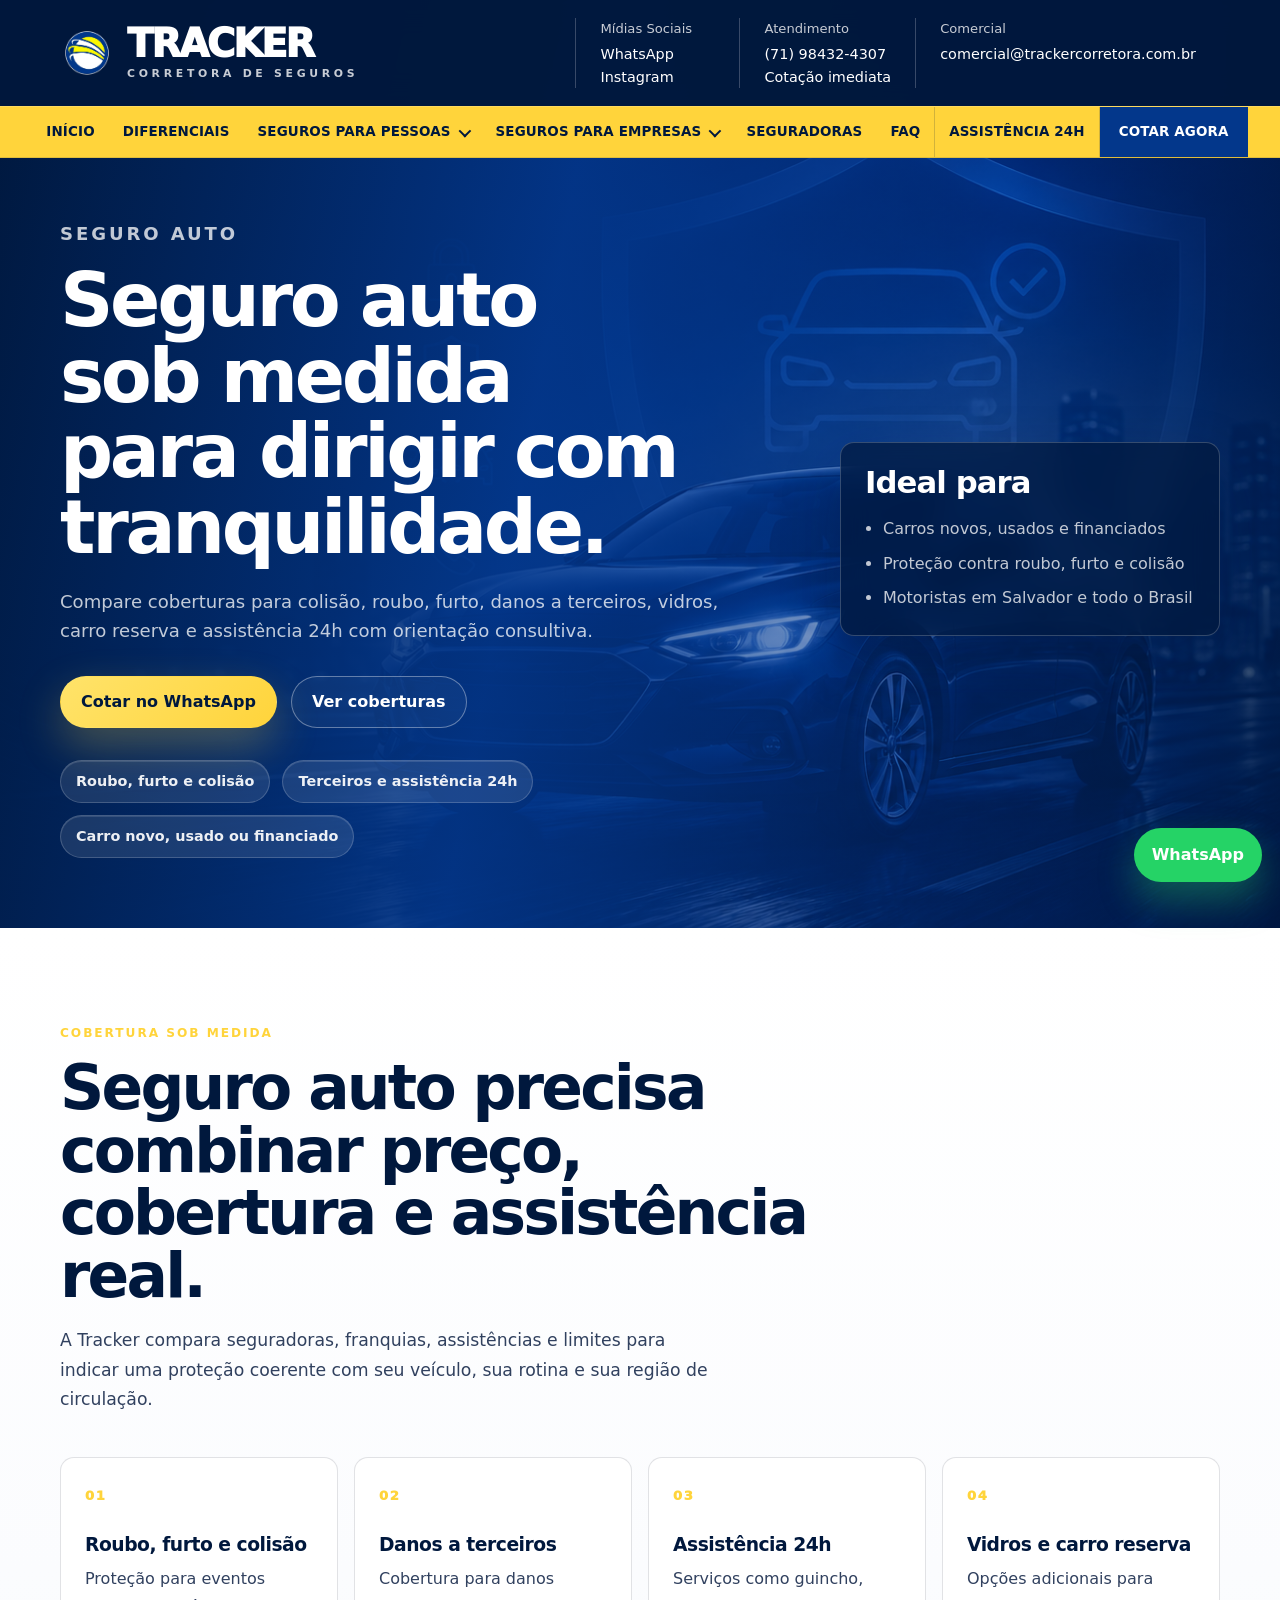
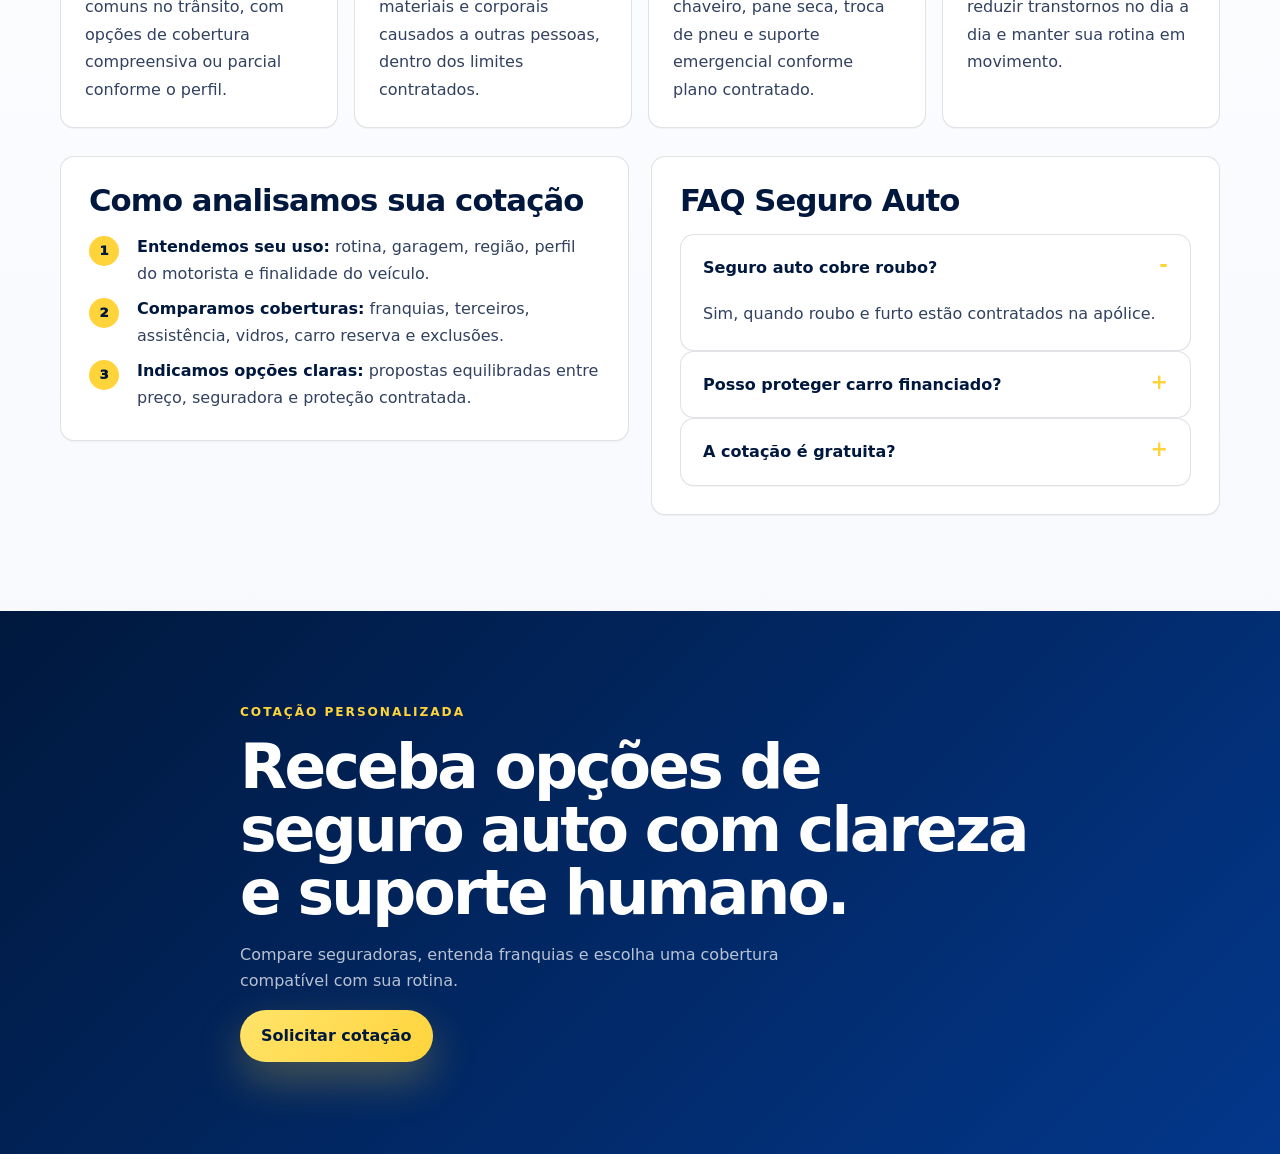
<file: seguro-auto/index.html>
﻿<!doctype html>
<html lang="pt-BR">
<head>
  <meta charset="utf-8">
  <meta name="viewport" content="width=device-width, initial-scale=1">
  <title>Seguro Auto | Cotação Personalizada | Tracker Corretora</title>
  <meta name="description" content="Seguro auto com cotação personalizada, cobertura para colisão, roubo, furto, terceiros e assistência 24h. Atendimento em Salvador e todo o Brasil.">
  <link rel="canonical" href="https://www.trackercorretora.com.br/seguro-auto/">
  <link rel="stylesheet" href="../assets/styles.css">
  <link rel="icon" type="image/png" href="../seguradoras/icone.png">
  <meta property="og:title" content="Seguro Auto com cotação personalizada">
  <meta property="og:description" content="Compare seguradoras e escolha a melhor proteção para seu carro.">
  <meta property="og:type" content="website">
  <script type="application/ld+json">
  {
    "@context": "https://schema.org",
    "@type": "Service",
    "name": "Seguro Auto",
    "provider": {
      "@type": "InsuranceAgency",
      "name": "Tracker Corretora de Seguros",
      "telephone": "+55 71 98432-4307"
    },
    "areaServed": ["Salvador", "Bahia", "Brasil"],
    "serviceType": "Seguro automotivo"
  }
  </script>
</head>
<body>
  <header class="site-header" data-header>
    <div class="header-top">
      <div class="container header-top-inner">
        <a class="brand" href="../" aria-label="Tracker Corretora de Seguros">
          <img class="brand-logo" src="../seguradoras/icone.png" alt="" width="54" height="54">
          <span>TRACKER<small>Corretora de Seguros</small></span>
        </a>
        <div class="top-contact" aria-label="Contatos rápidos">
          <div>
            <span>Mídias Sociais</span>
            <a href="https://wa.me/5571984324307" target="_blank" rel="noopener">WhatsApp</a>
            <a href="https://www.instagram.com/trackercarsat" target="_blank" rel="noopener">Instagram</a>
          </div>
          <div>
            <span>Atendimento</span>
            <a href="tel:+5571984324307">(71) 98432-4307</a>
            <a href="https://wa.me/5571984324307" target="_blank" rel="noopener">Cotação imediata</a>
          </div>
          <div>
            <span>Comercial</span>
            <a href="mailto:comercial@trackercorretora.com.br">comercial@trackercorretora.com.br</a>
          </div>
        </div>
        <button class="menu-toggle" type="button" data-menu-toggle aria-label="Abrir menu" aria-expanded="false">
          <span></span><span></span><span></span>
        </button>
      </div>
    </div>
    <div class="nav-bar">
      <div class="container nav">
        <nav class="nav-links" data-nav>
          <a class="nav-link" href="../#inicio">Início</a>
          <a class="nav-link" href="../#diferenciais">Diferenciais</a>
          <div class="nav-item has-dropdown">
            <a class="nav-link" href="../#seguros">Seguros para pessoas</a>
            <div class="dropdown-menu">
              <a href="../seguro-auto/">Seguro Auto</a>
              <a href="../seguro-moto/">Seguro Moto</a>
              <a href="../seguro-residencial/">Seguro Residencial</a>
              <a href="../seguro-de-vida/">Seguro de Vida</a>
              <a href="../seguro-viagem/">Seguro Viagem</a>
              <a href="../seguro-pet/">Seguro Pet</a>
            </div>
          </div>
          <div class="nav-item has-dropdown">
            <a class="nav-link" href="../seguro-empresarial/">Seguros para empresas</a>
            <div class="dropdown-menu">
              <a href="../seguro-empresarial/">Seguro Empresarial</a>
              <a href="../plano-de-saude/">Plano de Saúde PME</a>
            </div>
          </div>
          <a class="nav-link" href="../#seguradoras">Seguradoras</a>
          <a class="nav-link" href="../#faq">FAQ</a>
          <a class="nav-link nav-assist" href="https://wa.me/5571984324307?text=Ol%C3%A1%2C%20preciso%20de%20assist%C3%AAncia%20com%20meu%20seguro." target="_blank" rel="noopener">Assistência 24h</a>
          <a class="nav-cta" href="../#cotacao">Cotar agora</a>
        </nav>
      </div>
    </div>
  </header>

  <main>
    <section class="service-hero auto-hero section-dark">
      <div class="container">
        <div class="reveal">
          <p class="eyebrow">Seguro Auto</p>
          <h1>Seguro auto sob medida para dirigir com tranquilidade.</h1>
          <p>Compare coberturas para colisão, roubo, furto, danos a terceiros, vidros, carro reserva e assistência 24h com orientação consultiva.</p>
          <div class="hero-actions">
            <a class="btn btn-gold" href="https://wa.me/5571984324307?text=Ol%C3%A1%2C%20quero%20cotar%20seguro%20auto." target="_blank" rel="noopener">Cotar no WhatsApp</a>
            <a class="btn btn-outline-light" href="#coberturas">Ver coberturas</a>
          </div>
          <ul class="trust-list">
            <li>Roubo, furto e colisão</li>
            <li>Terceiros e assistência 24h</li>
            <li>Carro novo, usado ou financiado</li>
          </ul>
        </div>
        <aside class="mini-panel reveal">
          <h2>Ideal para</h2>
          <ul>
            <li>Carros novos, usados e financiados</li>
            <li>Proteção contra roubo, furto e colisão</li>
            <li>Motoristas em Salvador e todo o Brasil</li>
          </ul>
        </aside>
      </div>
    </section>

    <section class="section auto-detail" id="coberturas">
      <div class="container">
        <div class="section-head reveal">
          <p class="eyebrow">Cobertura sob medida</p>
          <h2>Seguro auto precisa combinar preço, cobertura e assistência real.</h2>
          <p>A Tracker compara seguradoras, franquias, assistências e limites para indicar uma proteção coerente com seu veículo, sua rotina e sua região de circulação.</p>
        </div>

        <div class="coverage-grid">
          <article class="coverage-card reveal">
            <span>01</span>
            <h3>Roubo, furto e colisão</h3>
            <p>Proteção para eventos comuns no trânsito, com opções de cobertura compreensiva ou parcial conforme o perfil.</p>
          </article>
          <article class="coverage-card reveal">
            <span>02</span>
            <h3>Danos a terceiros</h3>
            <p>Cobertura para danos materiais e corporais causados a outras pessoas, dentro dos limites contratados.</p>
          </article>
          <article class="coverage-card reveal">
            <span>03</span>
            <h3>Assistência 24h</h3>
            <p>Serviços como guincho, chaveiro, pane seca, troca de pneu e suporte emergencial conforme plano contratado.</p>
          </article>
          <article class="coverage-card reveal">
            <span>04</span>
            <h3>Vidros e carro reserva</h3>
            <p>Opções adicionais para reduzir transtornos no dia a dia e manter sua rotina em movimento.</p>
          </article>
        </div>

        <div class="business-info-grid">
          <article class="content-card business-process reveal">
            <h2>Como analisamos sua cotação</h2>
            <ol>
              <li><strong>Entendemos seu uso:</strong> rotina, garagem, região, perfil do motorista e finalidade do veículo.</li>
              <li><strong>Comparamos coberturas:</strong> franquias, terceiros, assistência, vidros, carro reserva e exclusões.</li>
              <li><strong>Indicamos opções claras:</strong> propostas equilibradas entre preço, seguradora e proteção contratada.</li>
            </ol>
          </article>

          <article class="content-card reveal">
            <h2>FAQ Seguro Auto</h2>
            <details open>
              <summary>Seguro auto cobre roubo?</summary>
              <p>Sim, quando roubo e furto estão contratados na apólice.</p>
            </details>
            <details>
              <summary>Posso proteger carro financiado?</summary>
              <p>Sim. A seguradora avalia os dados do veículo, do proprietário e da financeira quando necessário.</p>
            </details>
            <details>
              <summary>A cotação é gratuita?</summary>
              <p>Sim, a cotação é gratuita e sem compromisso.</p>
            </details>
          </article>
        </div>
      </div>
    </section>

    <section class="final-cta section-dark">
      <div class="container final-cta-inner reveal">
        <p class="eyebrow">Cotação personalizada</p>
        <h2>Receba opções de seguro auto com clareza e suporte humano.</h2>
        <p>Compare seguradoras, entenda franquias e escolha uma cobertura compatível com sua rotina.</p>
        <a class="btn btn-gold" href="https://wa.me/5571984324307?text=Ol%C3%A1%2C%20quero%20receber%20op%C3%A7%C3%B5es%20de%20seguro%20auto." target="_blank" rel="noopener">Solicitar cotação</a>
      </div>
    </section>
  </main>

  <a class="floating-whatsapp" href="https://wa.me/5571984324307" target="_blank" rel="noopener">WhatsApp</a>
  <script src="../assets/site.js" defer></script>
</body>
</html>
</file>
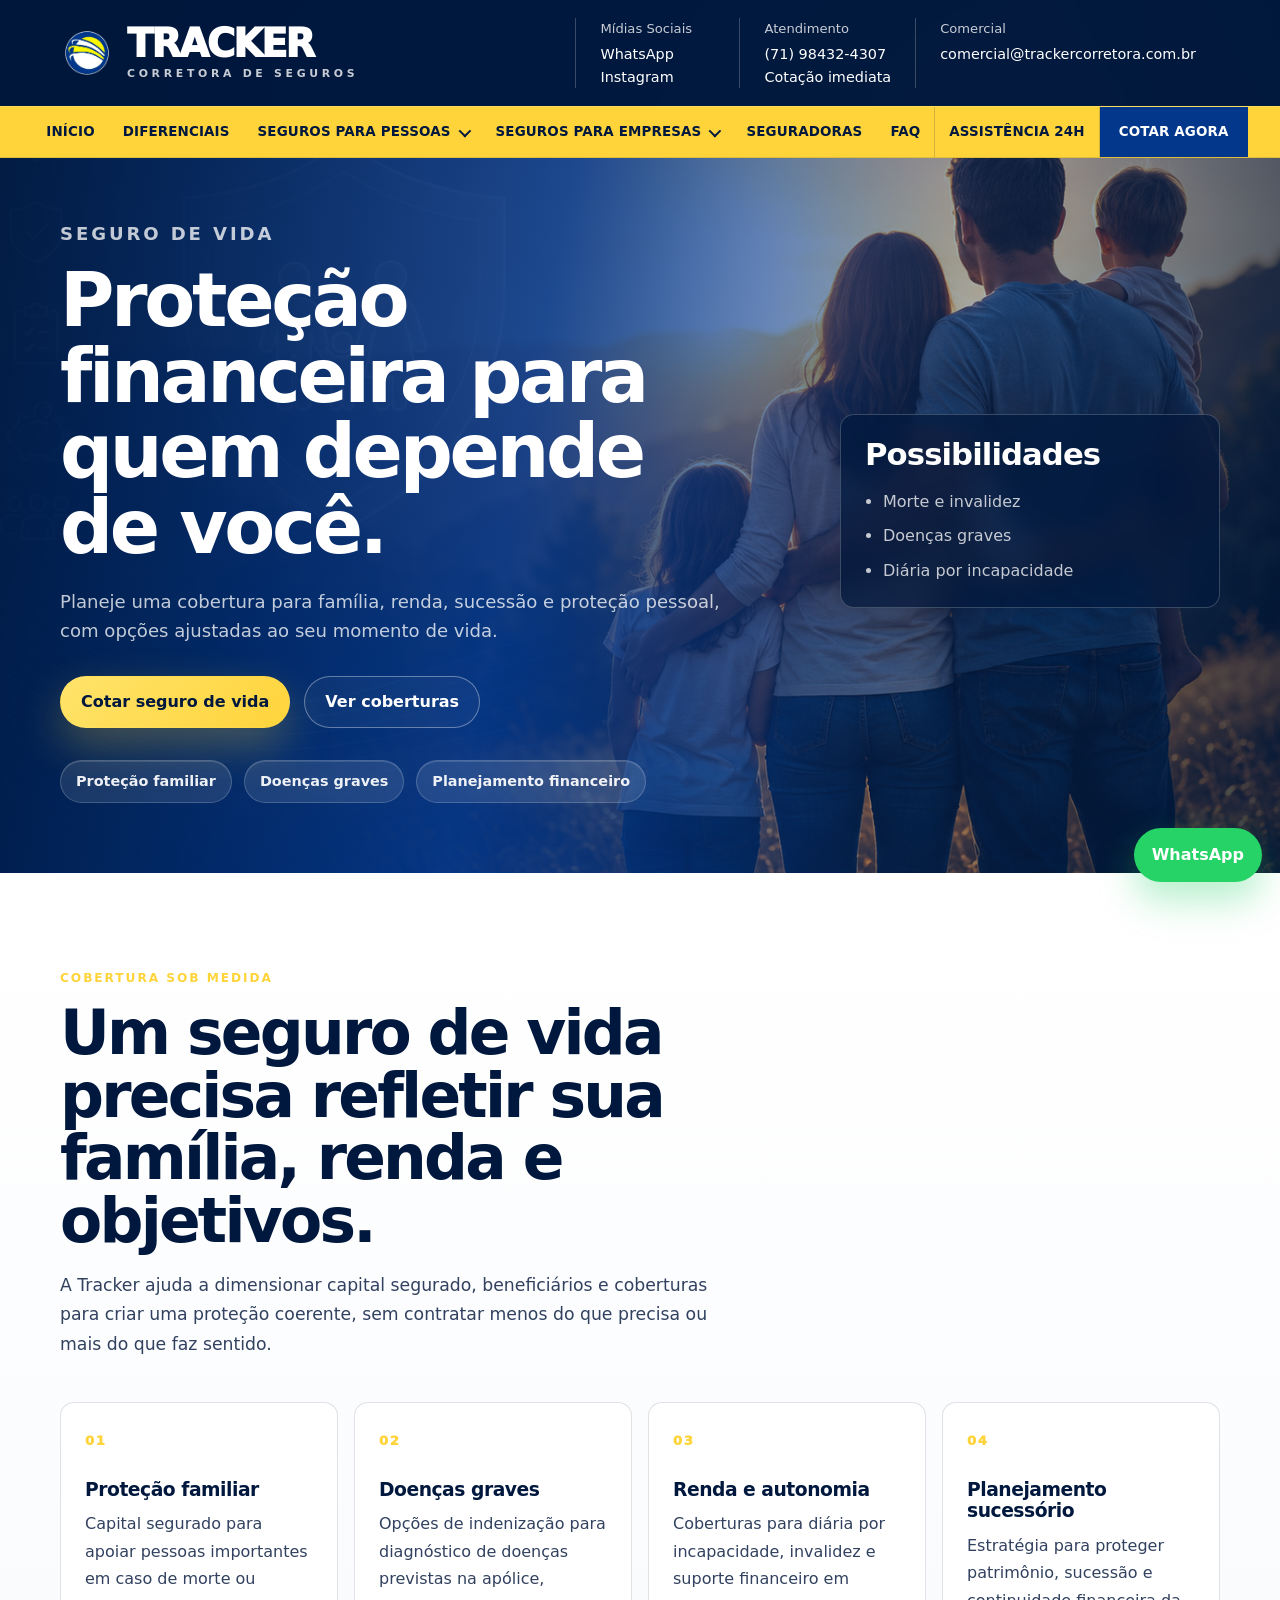
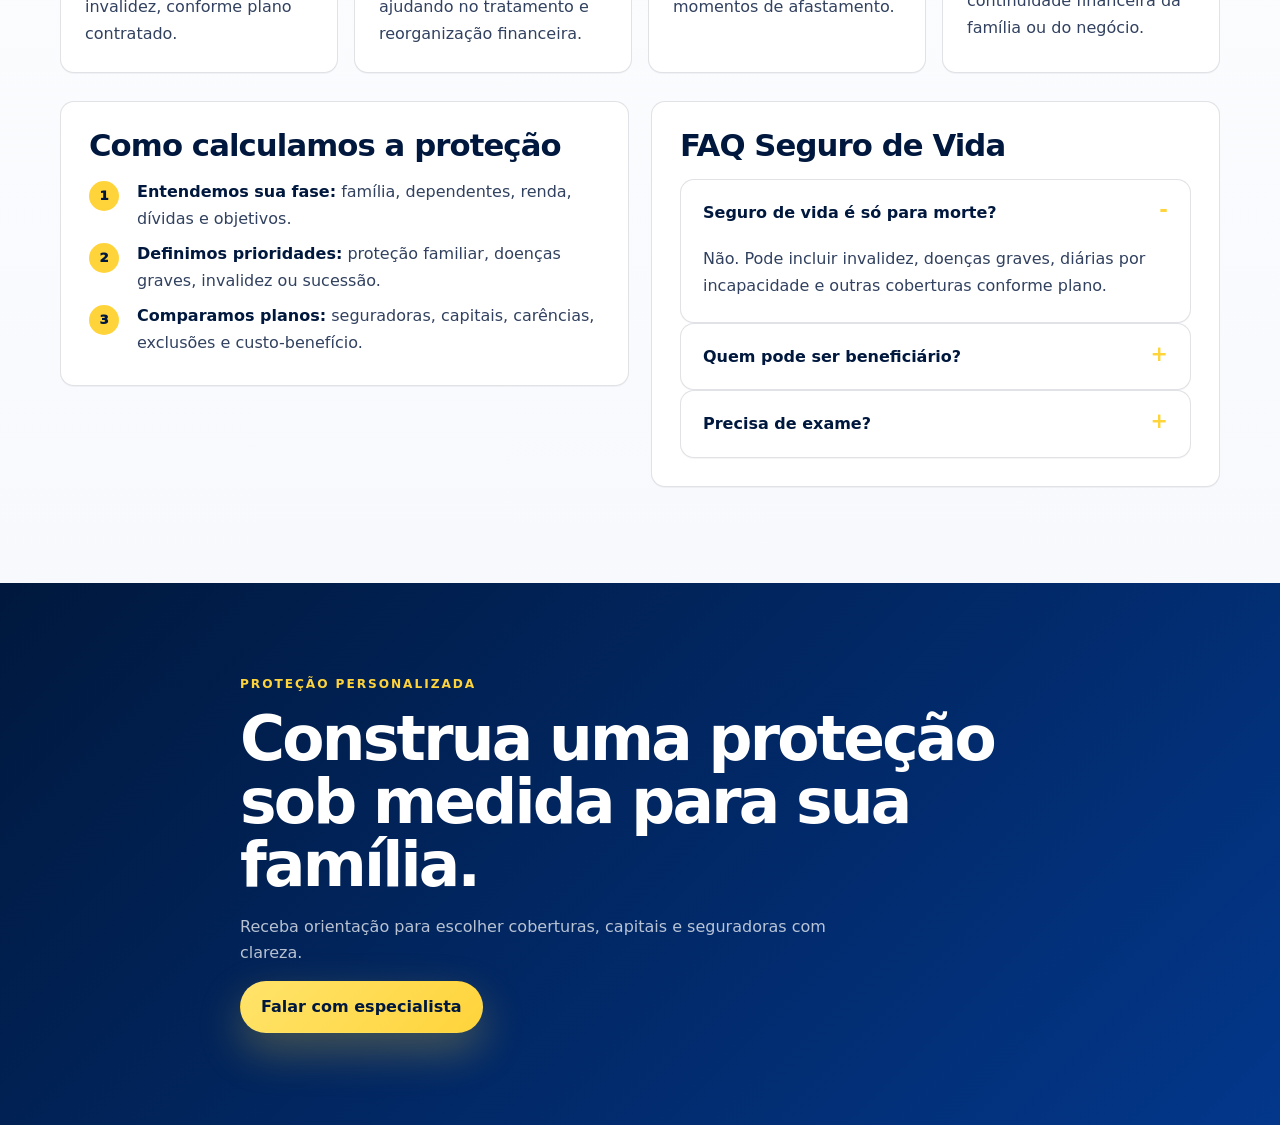
<file: seguro-de-vida/index.html>
﻿<!doctype html>
<html lang="pt-BR">
<head>
  <meta charset="utf-8">
  <meta name="viewport" content="width=device-width, initial-scale=1">
  <title>Seguro de Vida | Proteção familiar | Tracker Corretora</title>
  <meta name="description" content="Seguro de vida com coberturas para morte, invalidez, doenças graves, diária por incapacidade e planejamento familiar.">
  <link rel="canonical" href="https://www.trackercorretora.com.br/seguro-de-vida/">
  <link rel="stylesheet" href="../assets/styles.css">
  <link rel="icon" type="image/png" href="../seguradoras/icone.png">
  <script type="application/ld+json">
  {
    "@context": "https://schema.org",
    "@type": "Service",
    "name": "Seguro de Vida",
    "provider": {
      "@type": "InsuranceAgency",
      "name": "Tracker Corretora de Seguros"
    },
    "areaServed": ["Salvador", "Bahia", "Brasil"],
    "serviceType": "Seguro de vida"
  }
  </script>
</head>
<body>
  <header class="site-header" data-header>
    <div class="header-top">
      <div class="container header-top-inner">
        <a class="brand" href="../" aria-label="Tracker Corretora de Seguros">
          <img class="brand-logo" src="../seguradoras/icone.png" alt="" width="54" height="54">
          <span>TRACKER<small>Corretora de Seguros</small></span>
        </a>
        <div class="top-contact" aria-label="Contatos rápidos">
          <div>
            <span>Mídias Sociais</span>
            <a href="https://wa.me/5571984324307" target="_blank" rel="noopener">WhatsApp</a>
            <a href="https://www.instagram.com/trackercarsat" target="_blank" rel="noopener">Instagram</a>
          </div>
          <div>
            <span>Atendimento</span>
            <a href="tel:+5571984324307">(71) 98432-4307</a>
            <a href="https://wa.me/5571984324307" target="_blank" rel="noopener">Cotação imediata</a>
          </div>
          <div>
            <span>Comercial</span>
            <a href="mailto:comercial@trackercorretora.com.br">comercial@trackercorretora.com.br</a>
          </div>
        </div>
        <button class="menu-toggle" type="button" data-menu-toggle aria-label="Abrir menu" aria-expanded="false">
          <span></span><span></span><span></span>
        </button>
      </div>
    </div>
    <div class="nav-bar">
      <div class="container nav">
        <nav class="nav-links" data-nav>
          <a class="nav-link" href="../#inicio">Início</a>
          <a class="nav-link" href="../#diferenciais">Diferenciais</a>
          <div class="nav-item has-dropdown">
            <a class="nav-link" href="../#seguros">Seguros para pessoas</a>
            <div class="dropdown-menu">
              <a href="../seguro-auto/">Seguro Auto</a>
              <a href="../seguro-moto/">Seguro Moto</a>
              <a href="../seguro-residencial/">Seguro Residencial</a>
              <a href="../seguro-de-vida/">Seguro de Vida</a>
              <a href="../seguro-viagem/">Seguro Viagem</a>
              <a href="../seguro-pet/">Seguro Pet</a>
            </div>
          </div>
          <div class="nav-item has-dropdown">
            <a class="nav-link" href="../seguro-empresarial/">Seguros para empresas</a>
            <div class="dropdown-menu">
              <a href="../seguro-empresarial/">Seguro Empresarial</a>
              <a href="../plano-de-saude/">Plano de Saúde PME</a>
            </div>
          </div>
          <a class="nav-link" href="../#seguradoras">Seguradoras</a>
          <a class="nav-link" href="../#faq">FAQ</a>
          <a class="nav-link nav-assist" href="https://wa.me/5571984324307?text=Ol%C3%A1%2C%20preciso%20de%20assist%C3%AAncia%20com%20meu%20seguro." target="_blank" rel="noopener">Assistência 24h</a>
          <a class="nav-cta" href="../#cotacao">Cotar agora</a>
        </nav>
      </div>
    </div>
  </header>

  <main>
    <section class="service-hero life-hero section-dark">
      <div class="container">
        <div class="reveal">
          <p class="eyebrow">Seguro de Vida</p>
          <h1>Proteção financeira para quem depende de você.</h1>
          <p>Planeje uma cobertura para família, renda, sucessão e proteção pessoal, com opções ajustadas ao seu momento de vida.</p>
          <div class="hero-actions">
            <a class="btn btn-gold" href="https://wa.me/5571984324307?text=Quero%20cotar%20seguro%20de%20vida." target="_blank" rel="noopener">Cotar seguro de vida</a>
            <a class="btn btn-outline-light" href="#coberturas">Ver coberturas</a>
          </div>
          <ul class="trust-list">
            <li>Proteção familiar</li>
            <li>Doenças graves</li>
            <li>Planejamento financeiro</li>
          </ul>
        </div>
        <aside class="mini-panel reveal">
          <h2>Possibilidades</h2>
          <ul>
            <li>Morte e invalidez</li>
            <li>Doenças graves</li>
            <li>Diária por incapacidade</li>
          </ul>
        </aside>
      </div>
    </section>

    <section class="section life-detail" id="coberturas">
      <div class="container">
        <div class="section-head reveal">
          <p class="eyebrow">Cobertura sob medida</p>
          <h2>Um seguro de vida precisa refletir sua família, renda e objetivos.</h2>
          <p>A Tracker ajuda a dimensionar capital segurado, beneficiários e coberturas para criar uma proteção coerente, sem contratar menos do que precisa ou mais do que faz sentido.</p>
        </div>

        <div class="coverage-grid">
          <article class="coverage-card reveal">
            <span>01</span>
            <h3>Proteção familiar</h3>
            <p>Capital segurado para apoiar pessoas importantes em caso de morte ou invalidez, conforme plano contratado.</p>
          </article>
          <article class="coverage-card reveal">
            <span>02</span>
            <h3>Doenças graves</h3>
            <p>Opções de indenização para diagnóstico de doenças previstas na apólice, ajudando no tratamento e reorganização financeira.</p>
          </article>
          <article class="coverage-card reveal">
            <span>03</span>
            <h3>Renda e autonomia</h3>
            <p>Coberturas para diária por incapacidade, invalidez e suporte financeiro em momentos de afastamento.</p>
          </article>
          <article class="coverage-card reveal">
            <span>04</span>
            <h3>Planejamento sucessório</h3>
            <p>Estratégia para proteger patrimônio, sucessão e continuidade financeira da família ou do negócio.</p>
          </article>
        </div>

        <div class="business-info-grid">
          <article class="content-card business-process reveal">
            <h2>Como calculamos a proteção</h2>
            <ol>
              <li><strong>Entendemos sua fase:</strong> família, dependentes, renda, dívidas e objetivos.</li>
              <li><strong>Definimos prioridades:</strong> proteção familiar, doenças graves, invalidez ou sucessão.</li>
              <li><strong>Comparamos planos:</strong> seguradoras, capitais, carências, exclusões e custo-benefício.</li>
            </ol>
          </article>

          <article class="content-card reveal">
            <h2>FAQ Seguro de Vida</h2>
            <details open>
              <summary>Seguro de vida é só para morte?</summary>
              <p>Não. Pode incluir invalidez, doenças graves, diárias por incapacidade e outras coberturas conforme plano.</p>
            </details>
            <details>
              <summary>Quem pode ser beneficiário?</summary>
              <p>Você pode indicar pessoas conforme regras da seguradora e alterar beneficiários quando necessário.</p>
            </details>
            <details>
              <summary>Precisa de exame?</summary>
              <p>Depende da idade, capital segurado, respostas de saúde e análise da seguradora.</p>
            </details>
          </article>
        </div>
      </div>
    </section>

    <section class="final-cta section-dark">
      <div class="container final-cta-inner reveal">
        <p class="eyebrow">Proteção personalizada</p>
        <h2>Construa uma proteção sob medida para sua família.</h2>
        <p>Receba orientação para escolher coberturas, capitais e seguradoras com clareza.</p>
        <a class="btn btn-gold" href="https://wa.me/5571984324307?text=Ol%C3%A1%2C%20quero%20seguro%20de%20vida." target="_blank" rel="noopener">Falar com especialista</a>
      </div>
    </section>
  </main>

  <a class="floating-whatsapp" href="https://wa.me/5571984324307" target="_blank" rel="noopener">WhatsApp</a>
  <script src="../assets/site.js" defer></script>
</body>
</html>
</file>
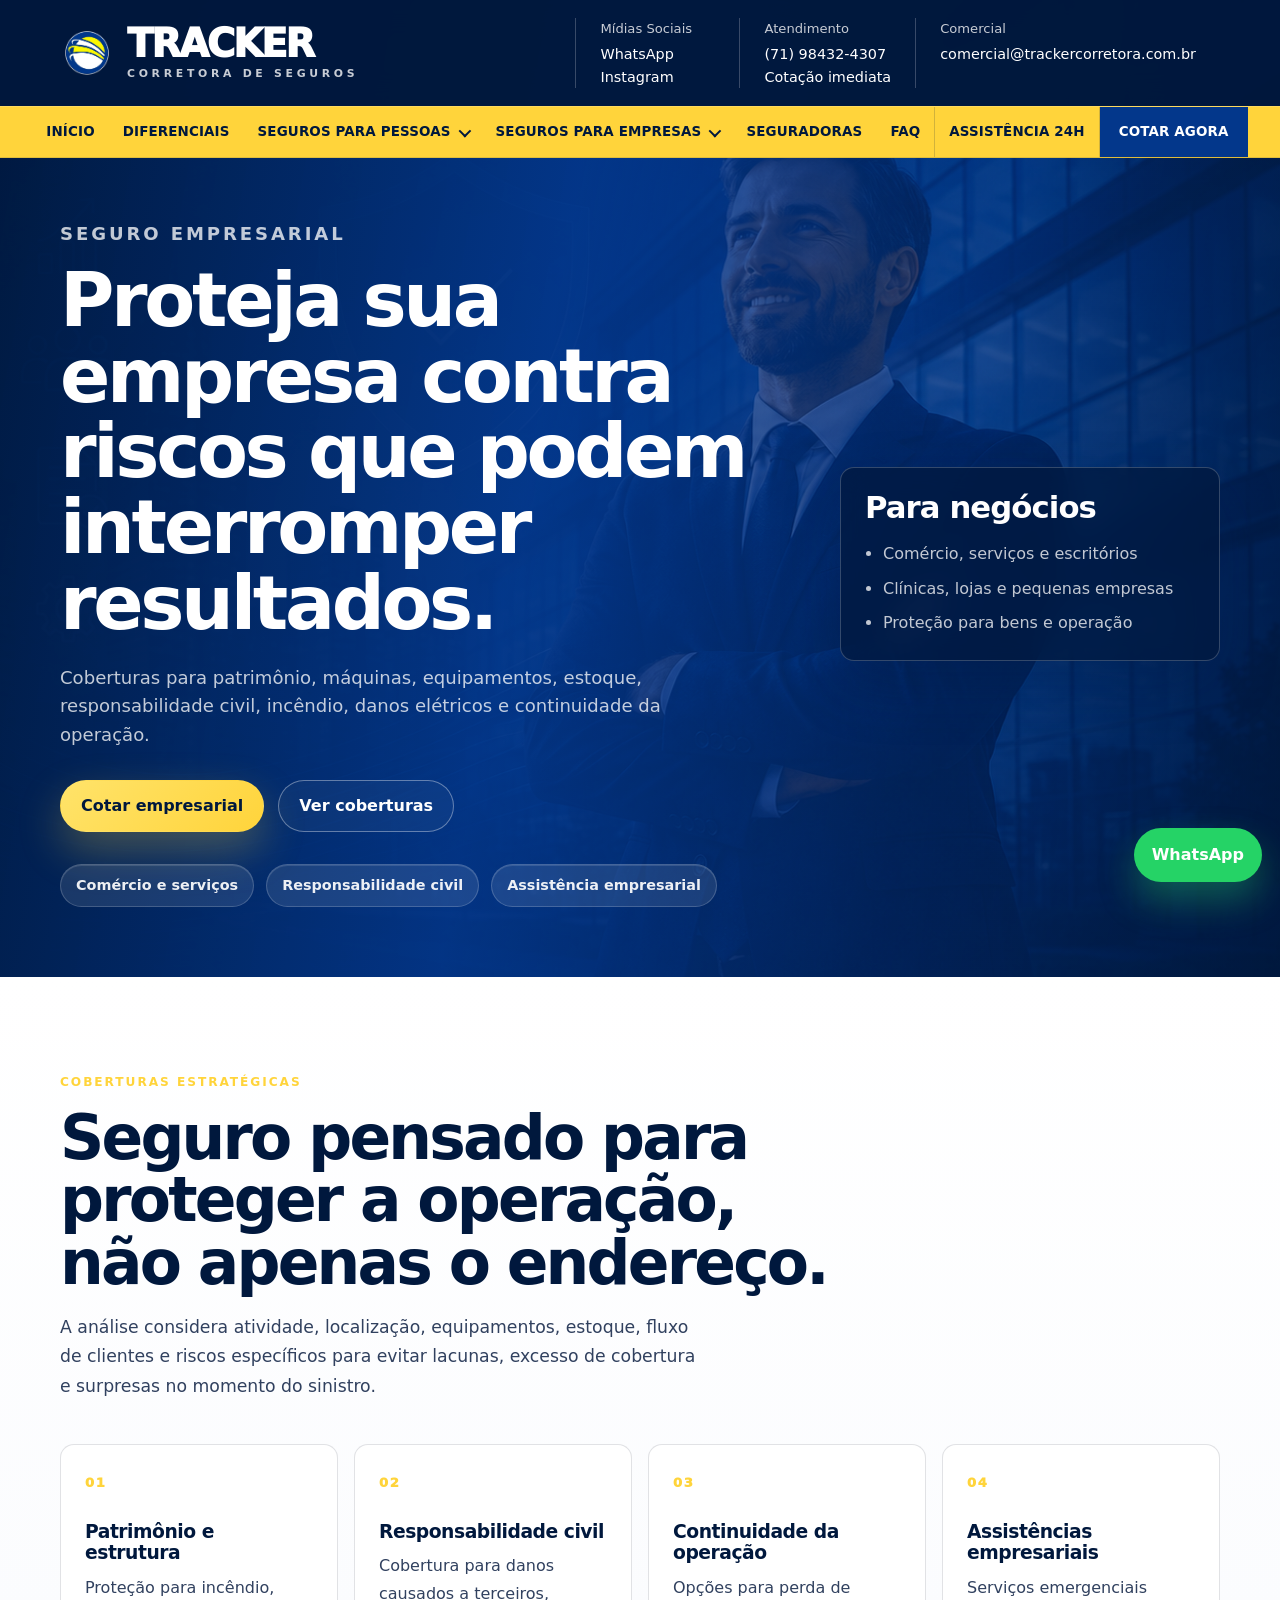
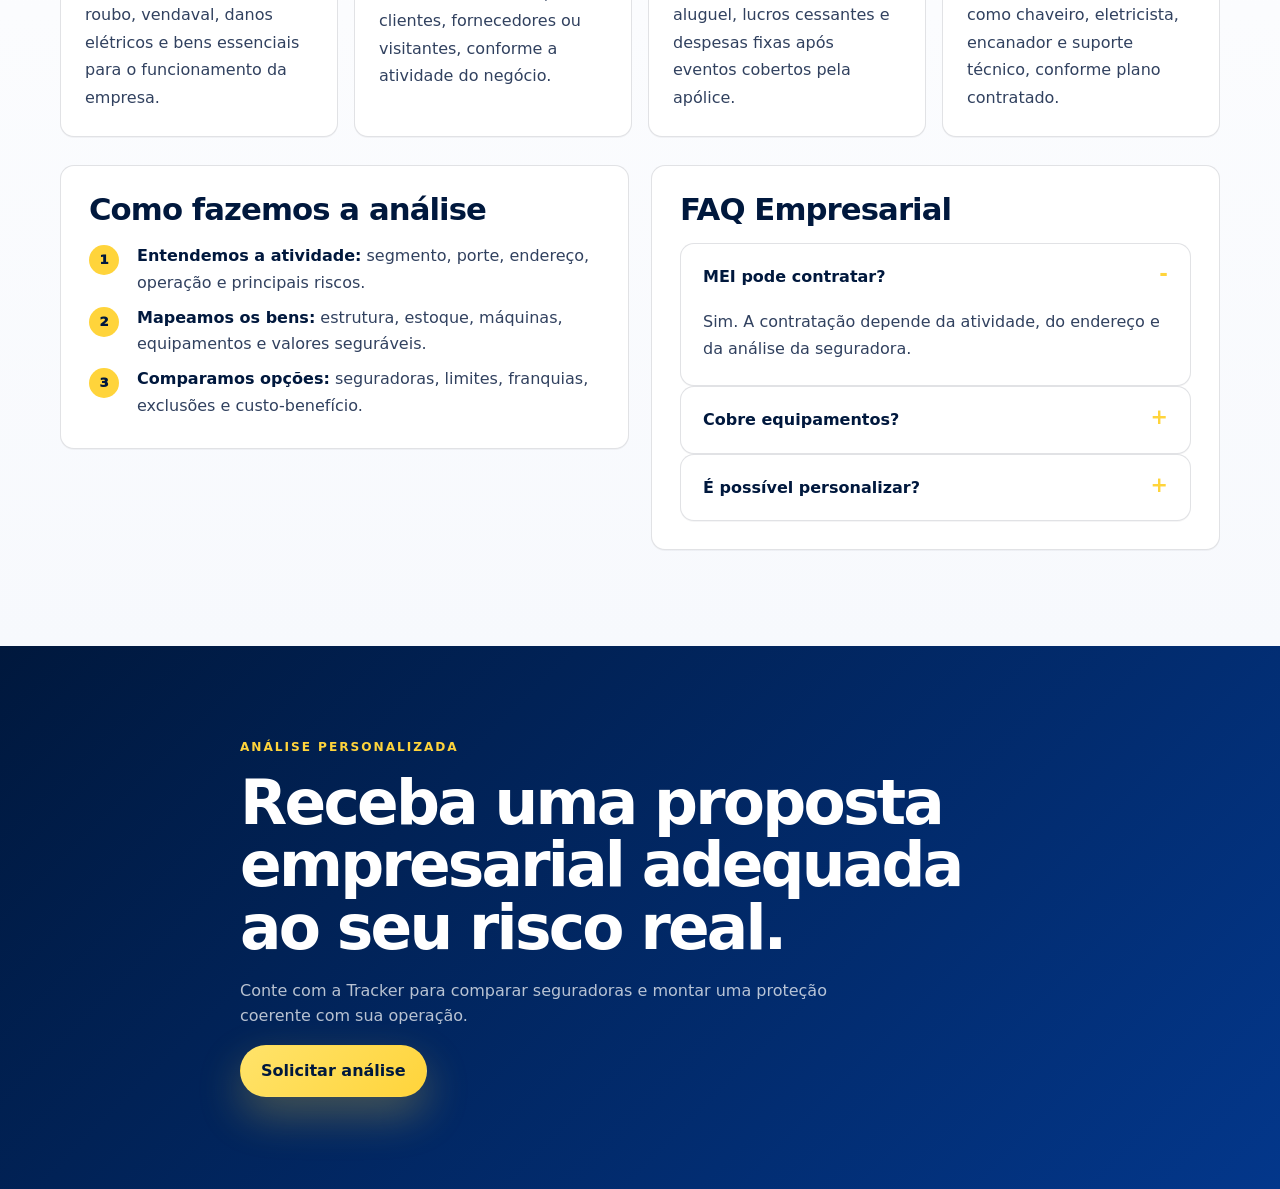
<file: seguro-empresarial/index.html>
﻿<!doctype html>
<html lang="pt-BR">
<head>
  <meta charset="utf-8">
  <meta name="viewport" content="width=device-width, initial-scale=1">
  <title>Seguro Empresarial | Proteção para empresas | Tracker</title>
  <meta name="description" content="Seguro empresarial para proteger patrimônio, equipamentos, estoque, responsabilidade civil e continuidade da operação.">
  <link rel="canonical" href="https://www.trackercorretora.com.br/seguro-empresarial/">
  <link rel="stylesheet" href="../assets/styles.css">
  <link rel="icon" type="image/png" href="../seguradoras/icone.png">
  <script type="application/ld+json">
  {
    "@context": "https://schema.org",
    "@type": "Service",
    "name": "Seguro Empresarial",
    "provider": {
      "@type": "InsuranceAgency",
      "name": "Tracker Corretora de Seguros"
    },
    "areaServed": ["Salvador", "Bahia", "Brasil"],
    "serviceType": "Seguro empresarial"
  }
  </script>
</head>
<body>
  <header class="site-header" data-header>
    <div class="header-top">
      <div class="container header-top-inner">
        <a class="brand" href="../" aria-label="Tracker Corretora de Seguros">
          <img class="brand-logo" src="../seguradoras/icone.png" alt="" width="54" height="54">
          <span>TRACKER<small>Corretora de Seguros</small></span>
        </a>
        <div class="top-contact" aria-label="Contatos rápidos">
          <div>
            <span>Mídias Sociais</span>
            <a href="https://wa.me/5571984324307" target="_blank" rel="noopener">WhatsApp</a>
            <a href="https://www.instagram.com/trackercarsat" target="_blank" rel="noopener">Instagram</a>
          </div>
          <div>
            <span>Atendimento</span>
            <a href="tel:+5571984324307">(71) 98432-4307</a>
            <a href="https://wa.me/5571984324307" target="_blank" rel="noopener">Cotação imediata</a>
          </div>
          <div>
            <span>Comercial</span>
            <a href="mailto:comercial@trackercorretora.com.br">comercial@trackercorretora.com.br</a>
          </div>
        </div>
        <button class="menu-toggle" type="button" data-menu-toggle aria-label="Abrir menu" aria-expanded="false">
          <span></span><span></span><span></span>
        </button>
      </div>
    </div>
    <div class="nav-bar">
      <div class="container nav">
        <nav class="nav-links" data-nav>
          <a class="nav-link" href="../#inicio">Início</a>
          <a class="nav-link" href="../#diferenciais">Diferenciais</a>
          <div class="nav-item has-dropdown">
            <a class="nav-link" href="../#seguros">Seguros para pessoas</a>
            <div class="dropdown-menu">
              <a href="../seguro-auto/">Seguro Auto</a>
              <a href="../seguro-moto/">Seguro Moto</a>
              <a href="../seguro-residencial/">Seguro Residencial</a>
              <a href="../seguro-de-vida/">Seguro de Vida</a>
              <a href="../seguro-viagem/">Seguro Viagem</a>
              <a href="../seguro-pet/">Seguro Pet</a>
            </div>
          </div>
          <div class="nav-item has-dropdown">
            <a class="nav-link" href="../seguro-empresarial/">Seguros para empresas</a>
            <div class="dropdown-menu">
              <a href="../seguro-empresarial/">Seguro Empresarial</a>
              <a href="../plano-de-saude/">Plano de Saúde PME</a>
            </div>
          </div>
          <a class="nav-link" href="../#seguradoras">Seguradoras</a>
          <a class="nav-link" href="../#faq">FAQ</a>
          <a class="nav-link nav-assist" href="https://wa.me/5571984324307?text=Ol%C3%A1%2C%20preciso%20de%20assist%C3%AAncia%20com%20meu%20seguro." target="_blank" rel="noopener">Assistência 24h</a>
          <a class="nav-cta" href="../#cotacao">Cotar agora</a>
        </nav>
      </div>
    </div>
  </header>

  <main>
    <section class="service-hero business-hero section-dark">
      <div class="container">
        <div class="reveal">
          <p class="eyebrow">Seguro Empresarial</p>
          <h1>Proteja sua empresa contra riscos que podem interromper resultados.</h1>
          <p>Coberturas para patrimônio, máquinas, equipamentos, estoque, responsabilidade civil, incêndio, danos elétricos e continuidade da operação.</p>
          <div class="hero-actions">
            <a class="btn btn-gold" href="https://wa.me/5571984324307?text=Quero%20cotar%20seguro%20empresarial." target="_blank" rel="noopener">Cotar empresarial</a>
            <a class="btn btn-outline-light" href="#coberturas">Ver coberturas</a>
          </div>
          <ul class="trust-list">
            <li>Comércio e serviços</li>
            <li>Responsabilidade civil</li>
            <li>Assistência empresarial</li>
          </ul>
        </div>
        <aside class="mini-panel reveal">
          <h2>Para negócios</h2>
          <ul>
            <li>Comércio, serviços e escritórios</li>
            <li>Clínicas, lojas e pequenas empresas</li>
            <li>Proteção para bens e operação</li>
          </ul>
        </aside>
      </div>
    </section>

    <section class="section business-detail" id="coberturas">
      <div class="container">
        <div class="section-head reveal">
          <p class="eyebrow">Coberturas estratégicas</p>
          <h2>Seguro pensado para proteger a operação, não apenas o endereço.</h2>
          <p>A análise considera atividade, localização, equipamentos, estoque, fluxo de clientes e riscos específicos para evitar lacunas, excesso de cobertura e surpresas no momento do sinistro.</p>
        </div>

        <div class="coverage-grid">
          <article class="coverage-card reveal">
            <span>01</span>
            <h3>Patrimônio e estrutura</h3>
            <p>Proteção para incêndio, roubo, vendaval, danos elétricos e bens essenciais para o funcionamento da empresa.</p>
          </article>
          <article class="coverage-card reveal">
            <span>02</span>
            <h3>Responsabilidade civil</h3>
            <p>Cobertura para danos causados a terceiros, clientes, fornecedores ou visitantes, conforme a atividade do negócio.</p>
          </article>
          <article class="coverage-card reveal">
            <span>03</span>
            <h3>Continuidade da operação</h3>
            <p>Opções para perda de aluguel, lucros cessantes e despesas fixas após eventos cobertos pela apólice.</p>
          </article>
          <article class="coverage-card reveal">
            <span>04</span>
            <h3>Assistências empresariais</h3>
            <p>Serviços emergenciais como chaveiro, eletricista, encanador e suporte técnico, conforme plano contratado.</p>
          </article>
        </div>

        <div class="business-info-grid">
          <article class="content-card business-process reveal">
            <h2>Como fazemos a análise</h2>
            <ol>
              <li><strong>Entendemos a atividade:</strong> segmento, porte, endereço, operação e principais riscos.</li>
              <li><strong>Mapeamos os bens:</strong> estrutura, estoque, máquinas, equipamentos e valores seguráveis.</li>
              <li><strong>Comparamos opções:</strong> seguradoras, limites, franquias, exclusões e custo-benefício.</li>
            </ol>
          </article>

          <article class="content-card reveal">
            <h2>FAQ Empresarial</h2>
            <details open>
              <summary>MEI pode contratar?</summary>
              <p>Sim. A contratação depende da atividade, do endereço e da análise da seguradora.</p>
            </details>
            <details>
              <summary>Cobre equipamentos?</summary>
              <p>Pode cobrir quando a cobertura de equipamentos é incluída na apólice. A corretora ajuda a definir valores e limites adequados.</p>
            </details>
            <details>
              <summary>É possível personalizar?</summary>
              <p>Sim. O seguro empresarial é configurado conforme a operação, o porte e os riscos do negócio.</p>
            </details>
          </article>
        </div>
      </div>
    </section>

    <section class="final-cta section-dark">
      <div class="container final-cta-inner reveal">
        <p class="eyebrow">Análise personalizada</p>
        <h2>Receba uma proposta empresarial adequada ao seu risco real.</h2>
        <p>Conte com a Tracker para comparar seguradoras e montar uma proteção coerente com sua operação.</p>
        <a class="btn btn-gold" href="https://wa.me/5571984324307?text=Ol%C3%A1%2C%20quero%20seguro%20empresarial." target="_blank" rel="noopener">Solicitar análise</a>
      </div>
    </section>
  </main>

  <a class="floating-whatsapp" href="https://wa.me/5571984324307" target="_blank" rel="noopener">WhatsApp</a>
  <script src="../assets/site.js" defer></script>
</body>
</html>
</file>
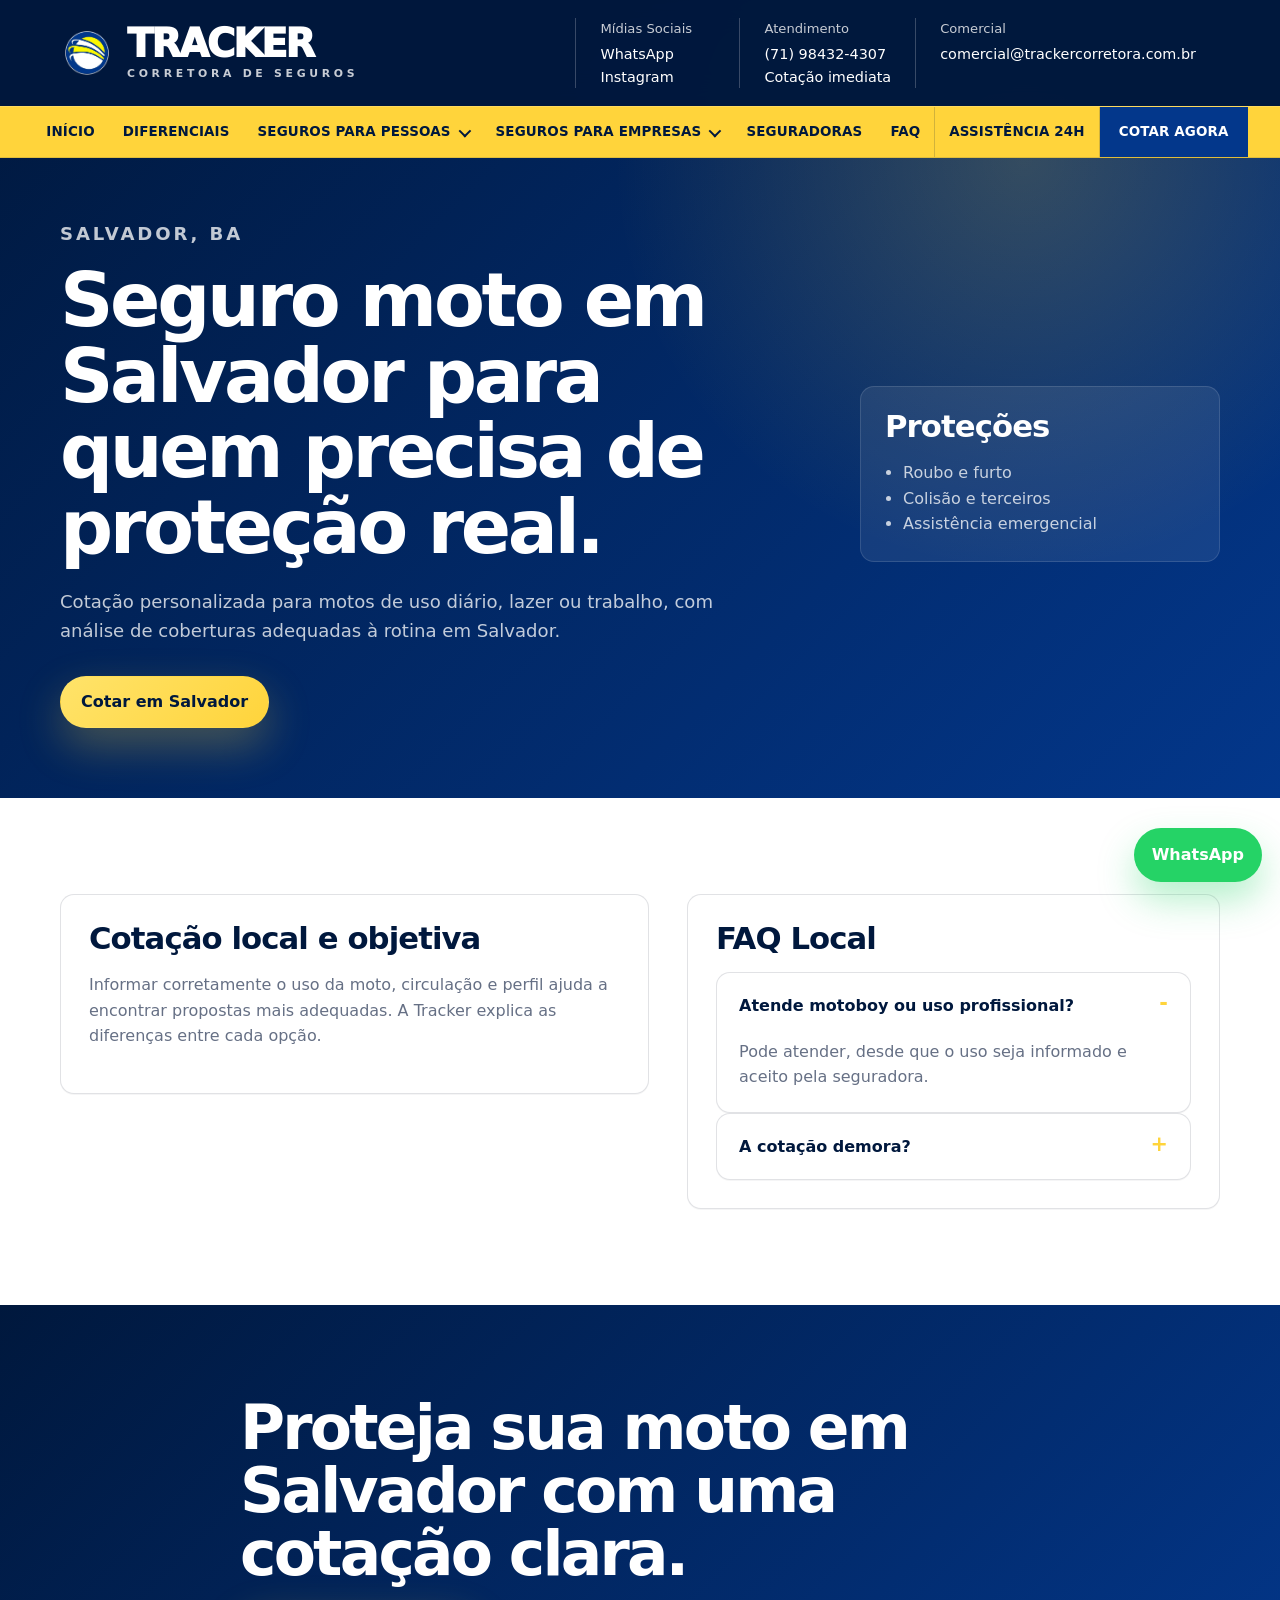
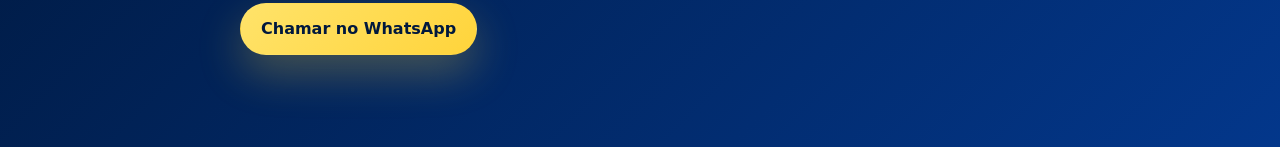
<file: seguro-moto-salvador/index.html>
﻿<!doctype html><html lang="pt-BR"><head><meta charset="utf-8"><meta name="viewport" content="width=device-width, initial-scale=1"><title>Seguro Moto em Salvador | Cotação local | Tracker</title><meta name="description" content="Seguro moto em Salvador com cotação para roubo, furto, colisão, terceiros e assistência. Atendimento rápido pelo WhatsApp."><link rel="canonical" href="https://www.trackercorretora.com.br/seguro-moto-salvador/"><link rel="stylesheet" href="../assets/styles.css"><link rel="icon" type="image/png" href="../seguradoras/icone.png"><script type="application/ld+json">{"@context":"https://schema.org","@type":"Service","name":"Seguro Moto em Salvador","provider":{"@type":"InsuranceAgency","name":"Tracker Corretora de Seguros"},"areaServed":"Salvador"}</script></head>
<body><header class="site-header" data-header>
  <div class="header-top">
    <div class="container header-top-inner">
      <a class="brand" href="../" aria-label="Tracker Corretora de Seguros">
        <img class="brand-logo" src="../seguradoras/icone.png" alt="" width="54" height="54">
        <span>TRACKER<small>Corretora de Seguros</small></span>
      </a>
      <div class="top-contact" aria-label="Contatos rápidos">
        <div>
          <span>Mídias Sociais</span>
          <a href="https://wa.me/5571984324307" target="_blank" rel="noopener">WhatsApp</a>
          <a href="https://www.instagram.com/trackercarsat" target="_blank" rel="noopener">Instagram</a>
        </div>
        <div>
          <span>Atendimento</span>
          <a href="tel:+5571984324307">(71) 98432-4307</a>
          <a href="https://wa.me/5571984324307" target="_blank" rel="noopener">Cotação imediata</a>
        </div>
        <div>
          <span>Comercial</span>
          <a href="mailto:comercial@trackercorretora.com.br">comercial@trackercorretora.com.br</a>
        </div>
      </div>
      <button class="menu-toggle" type="button" data-menu-toggle aria-label="Abrir menu" aria-expanded="false">
        <span></span><span></span><span></span>
      </button>
    </div>
  </div>
  <div class="nav-bar">
    <div class="container nav">
      <nav class="nav-links" data-nav>
        <a class="nav-link" href="../#inicio">Início</a>
        <a class="nav-link" href="../#diferenciais">Diferenciais</a>
        <div class="nav-item has-dropdown">
          <a class="nav-link" href="../#seguros">Seguros para pessoas</a>
          <div class="dropdown-menu">
            <a href="../seguro-auto/">Seguro Auto</a>
            <a href="../seguro-moto/">Seguro Moto</a>
            <a href="../seguro-residencial/">Seguro Residencial</a>
            <a href="../seguro-de-vida/">Seguro de Vida</a>
            <a href="../seguro-viagem/">Seguro Viagem</a>
            <a href="../seguro-pet/">Seguro Pet</a>
          </div>
        </div>
        <div class="nav-item has-dropdown">
          <a class="nav-link" href="../seguro-empresarial/">Seguros para empresas</a>
          <div class="dropdown-menu">
            <a href="../seguro-empresarial/">Seguro Empresarial</a>
            <a href="../plano-de-saude/">Plano de Saúde PME</a>
          </div>
        </div>
        <a class="nav-link" href="../#seguradoras">Seguradoras</a>
        <a class="nav-link" href="../#faq">FAQ</a>
        <a class="nav-link nav-assist" href="https://wa.me/5571984324307?text=Ol%C3%A1%2C%20preciso%20de%20assist%C3%AAncia%20com%20meu%20seguro." target="_blank" rel="noopener">Assistência 24h</a>
        <a class="nav-cta" href="../#cotacao">Cotar agora</a>
      </nav>
    </div>
  </div>
</header><main><section class="service-hero section-dark"><div class="container"><div class="reveal"><p class="eyebrow">Salvador, BA</p><h1>Seguro moto em Salvador para quem precisa de proteção real.</h1><p>Cotação personalizada para motos de uso diário, lazer ou trabalho, com análise de coberturas adequadas à rotina em Salvador.</p><div class="hero-actions"><a class="btn btn-gold" href="https://wa.me/5571984324307?text=Quero%20cotar%20seguro%20moto%20em%20Salvador." target="_blank" rel="noopener">Cotar em Salvador</a></div></div><aside class="mini-panel reveal"><h2>Proteções</h2><ul><li>Roubo e furto</li><li>Colisão e terceiros</li><li>Assistência emergencial</li></ul></aside></div></section><section class="section"><div class="container content-grid"><article class="content-card reveal"><h2>Cotação local e objetiva</h2><p>Informar corretamente o uso da moto, circulação e perfil ajuda a encontrar propostas mais adequadas. A Tracker explica as diferenças entre cada opção.</p></article><article class="content-card reveal"><h2>FAQ Local</h2><details open><summary>Atende motoboy ou uso profissional?</summary><p>Pode atender, desde que o uso seja informado e aceito pela seguradora.</p></details><details><summary>A cotação demora?</summary><p>A análise inicial costuma ser iniciada no mesmo dia útil.</p></details></article></div></section><section class="final-cta section-dark"><div class="container final-cta-inner reveal"><h2>Proteja sua moto em Salvador com uma cotação clara.</h2><a class="btn btn-gold" href="https://wa.me/5571984324307?text=Ol%C3%A1%2C%20quero%20seguro%20moto%20em%20Salvador." target="_blank" rel="noopener">Chamar no WhatsApp</a></div></section></main><a class="floating-whatsapp" href="https://wa.me/5571984324307" target="_blank" rel="noopener">WhatsApp</a><script src="../assets/site.js" defer></script></body></html>
</file>
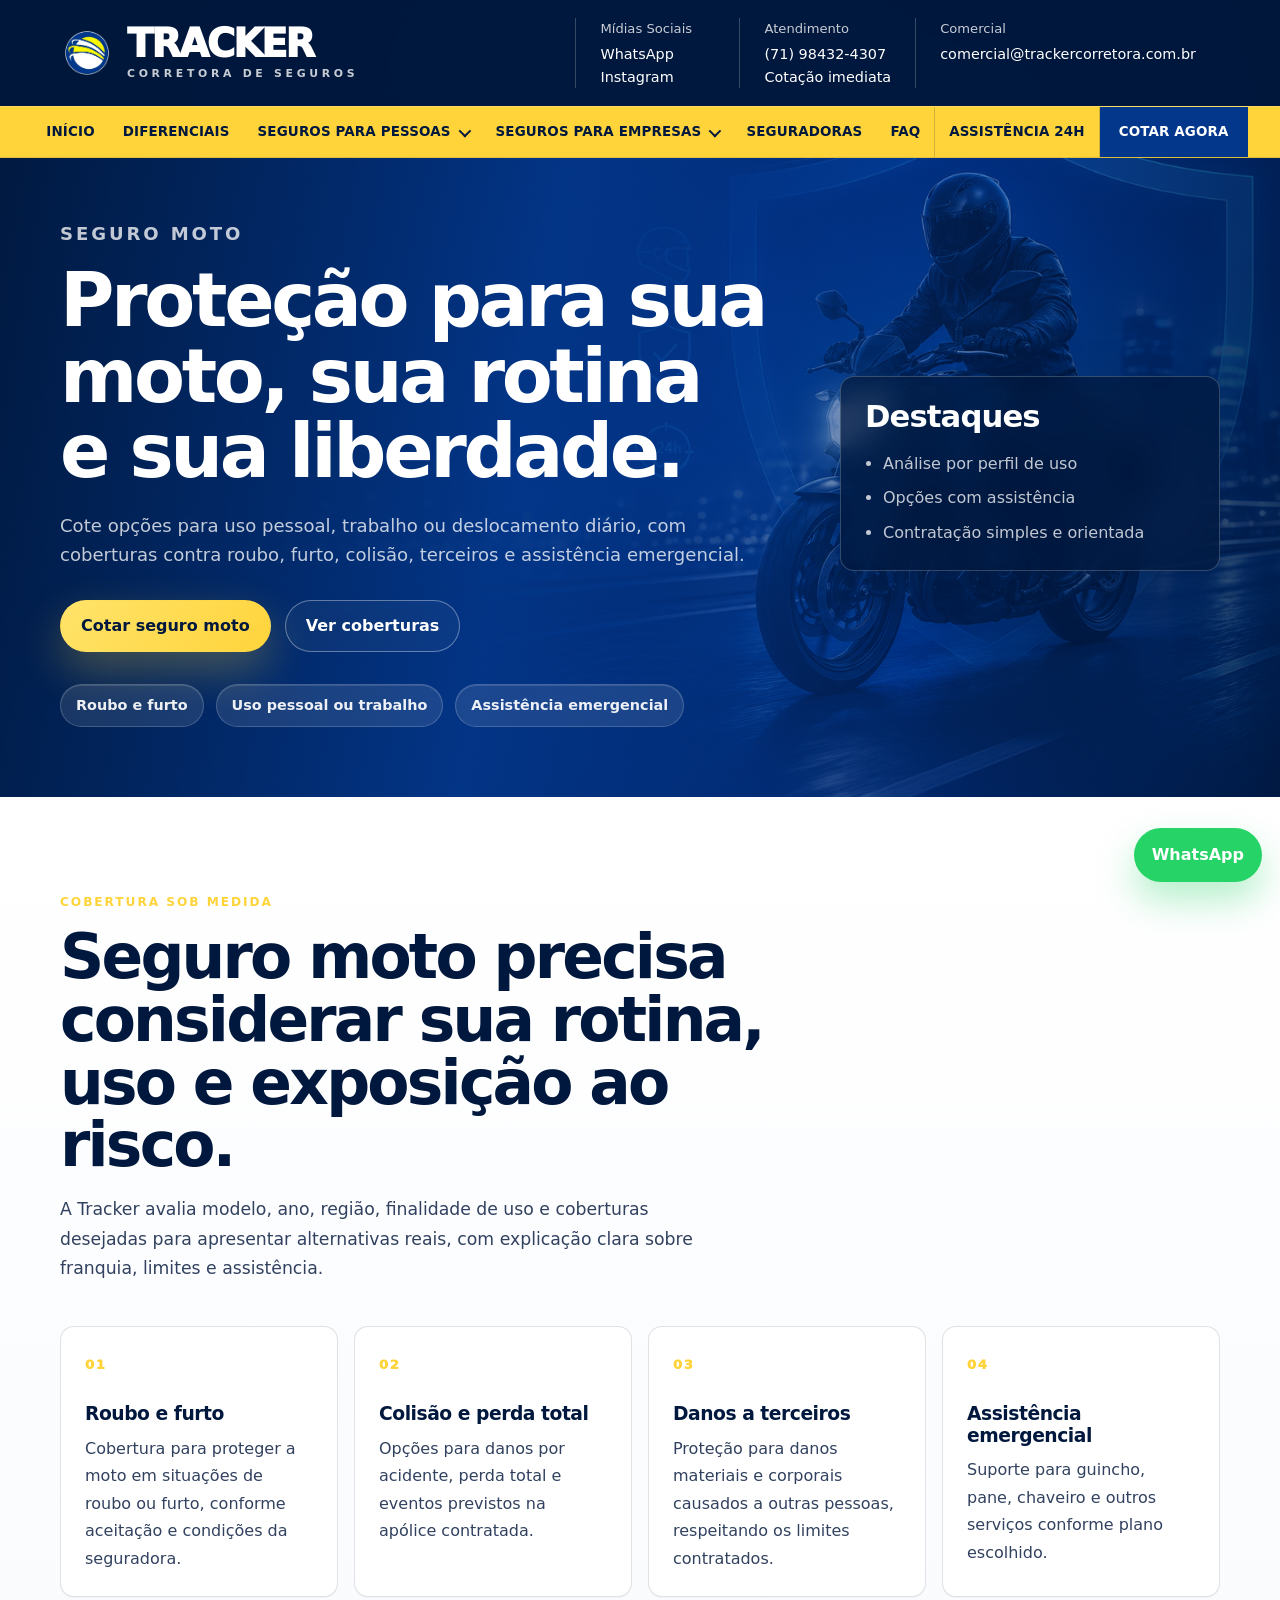
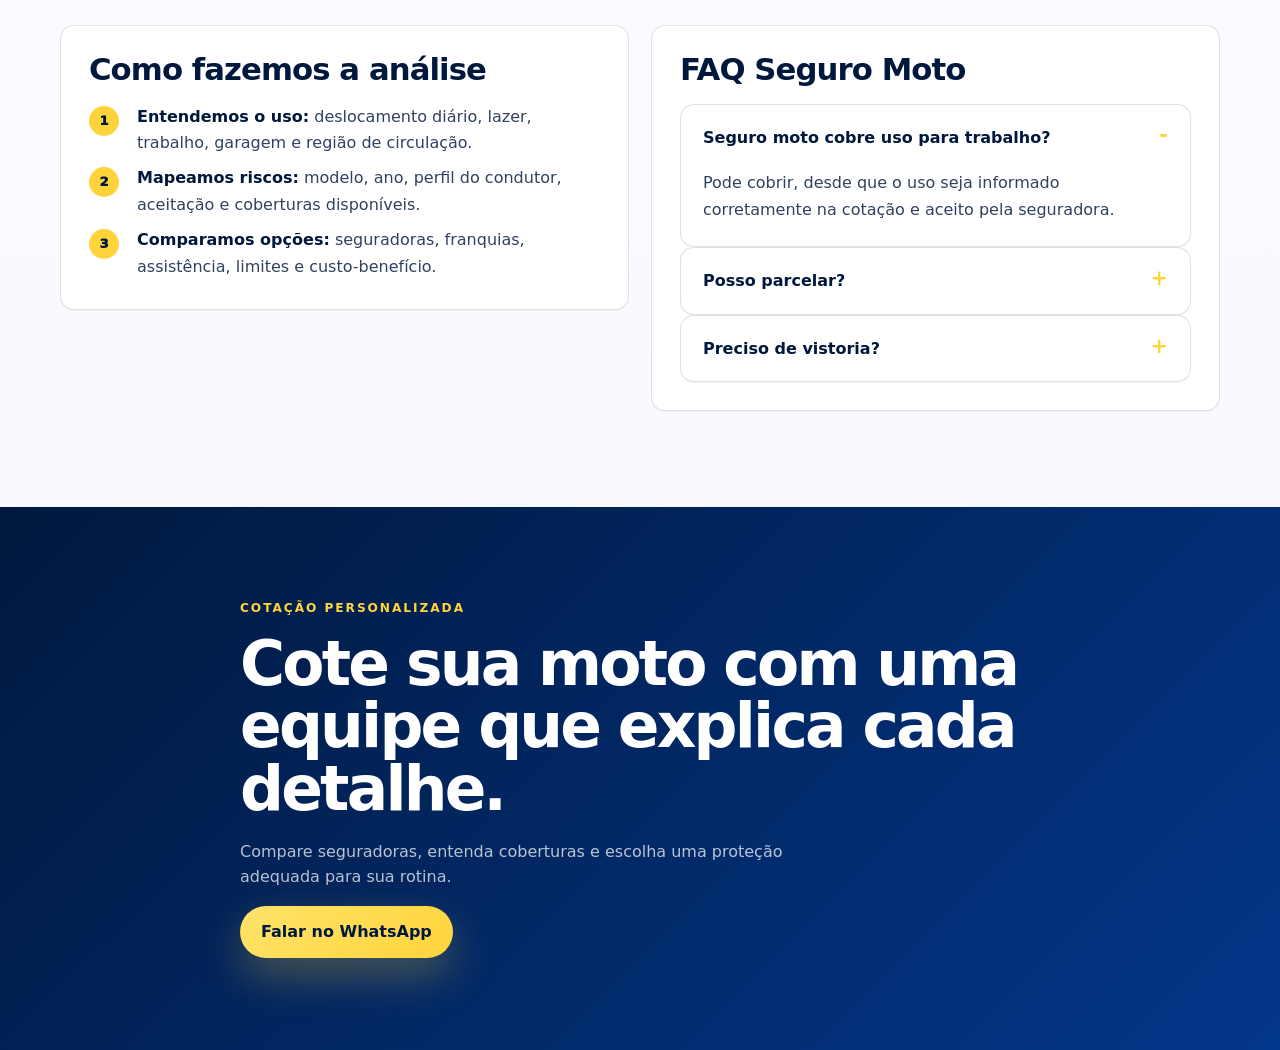
<file: seguro-moto/index.html>
﻿<!doctype html>
<html lang="pt-BR">
<head>
  <meta charset="utf-8">
  <meta name="viewport" content="width=device-width, initial-scale=1">
  <title>Seguro Moto | Cotação rápida | Tracker Corretora</title>
  <meta name="description" content="Seguro moto com cobertura para roubo, furto, colisão, terceiros e assistência. Cotação personalizada em Salvador e no Brasil.">
  <link rel="canonical" href="https://www.trackercorretora.com.br/seguro-moto/">
  <link rel="stylesheet" href="../assets/styles.css">
  <link rel="icon" type="image/png" href="../seguradoras/icone.png">
  <meta property="og:title" content="Seguro Moto com atendimento consultivo">
  <meta property="og:description" content="Proteja sua moto com uma cotação ajustada à sua rotina.">
  <script type="application/ld+json">
  {
    "@context": "https://schema.org",
    "@type": "Service",
    "name": "Seguro Moto",
    "provider": {
      "@type": "InsuranceAgency",
      "name": "Tracker Corretora de Seguros"
    },
    "areaServed": ["Salvador", "Bahia", "Brasil"],
    "serviceType": "Seguro para motocicleta"
  }
  </script>
</head>
<body>
  <header class="site-header" data-header>
    <div class="header-top">
      <div class="container header-top-inner">
        <a class="brand" href="../" aria-label="Tracker Corretora de Seguros">
          <img class="brand-logo" src="../seguradoras/icone.png" alt="" width="54" height="54">
          <span>TRACKER<small>Corretora de Seguros</small></span>
        </a>
        <div class="top-contact" aria-label="Contatos rápidos">
          <div>
            <span>Mídias Sociais</span>
            <a href="https://wa.me/5571984324307" target="_blank" rel="noopener">WhatsApp</a>
            <a href="https://www.instagram.com/trackercarsat" target="_blank" rel="noopener">Instagram</a>
          </div>
          <div>
            <span>Atendimento</span>
            <a href="tel:+5571984324307">(71) 98432-4307</a>
            <a href="https://wa.me/5571984324307" target="_blank" rel="noopener">Cotação imediata</a>
          </div>
          <div>
            <span>Comercial</span>
            <a href="mailto:comercial@trackercorretora.com.br">comercial@trackercorretora.com.br</a>
          </div>
        </div>
        <button class="menu-toggle" type="button" data-menu-toggle aria-label="Abrir menu" aria-expanded="false">
          <span></span><span></span><span></span>
        </button>
      </div>
    </div>
    <div class="nav-bar">
      <div class="container nav">
        <nav class="nav-links" data-nav>
          <a class="nav-link" href="../#inicio">Início</a>
          <a class="nav-link" href="../#diferenciais">Diferenciais</a>
          <div class="nav-item has-dropdown">
            <a class="nav-link" href="../#seguros">Seguros para pessoas</a>
            <div class="dropdown-menu">
              <a href="../seguro-auto/">Seguro Auto</a>
              <a href="../seguro-moto/">Seguro Moto</a>
              <a href="../seguro-residencial/">Seguro Residencial</a>
              <a href="../seguro-de-vida/">Seguro de Vida</a>
              <a href="../seguro-viagem/">Seguro Viagem</a>
              <a href="../seguro-pet/">Seguro Pet</a>
            </div>
          </div>
          <div class="nav-item has-dropdown">
            <a class="nav-link" href="../seguro-empresarial/">Seguros para empresas</a>
            <div class="dropdown-menu">
              <a href="../seguro-empresarial/">Seguro Empresarial</a>
              <a href="../plano-de-saude/">Plano de Saúde PME</a>
            </div>
          </div>
          <a class="nav-link" href="../#seguradoras">Seguradoras</a>
          <a class="nav-link" href="../#faq">FAQ</a>
          <a class="nav-link nav-assist" href="https://wa.me/5571984324307?text=Ol%C3%A1%2C%20preciso%20de%20assist%C3%AAncia%20com%20meu%20seguro." target="_blank" rel="noopener">Assistência 24h</a>
          <a class="nav-cta" href="../#cotacao">Cotar agora</a>
        </nav>
      </div>
    </div>
  </header>

  <main>
    <section class="service-hero moto-hero section-dark">
      <div class="container">
        <div class="reveal">
          <p class="eyebrow">Seguro Moto</p>
          <h1>Proteção para sua moto, sua rotina e sua liberdade.</h1>
          <p>Cote opções para uso pessoal, trabalho ou deslocamento diário, com coberturas contra roubo, furto, colisão, terceiros e assistência emergencial.</p>
          <div class="hero-actions">
            <a class="btn btn-gold" href="https://wa.me/5571984324307?text=Quero%20cotar%20seguro%20moto." target="_blank" rel="noopener">Cotar seguro moto</a>
            <a class="btn btn-outline-light" href="#coberturas">Ver coberturas</a>
          </div>
          <ul class="trust-list">
            <li>Roubo e furto</li>
            <li>Uso pessoal ou trabalho</li>
            <li>Assistência emergencial</li>
          </ul>
        </div>
        <aside class="mini-panel reveal">
          <h2>Destaques</h2>
          <ul>
            <li>Análise por perfil de uso</li>
            <li>Opções com assistência</li>
            <li>Contratação simples e orientada</li>
          </ul>
        </aside>
      </div>
    </section>

    <section class="section moto-detail" id="coberturas">
      <div class="container">
        <div class="section-head reveal">
          <p class="eyebrow">Cobertura sob medida</p>
          <h2>Seguro moto precisa considerar sua rotina, uso e exposição ao risco.</h2>
          <p>A Tracker avalia modelo, ano, região, finalidade de uso e coberturas desejadas para apresentar alternativas reais, com explicação clara sobre franquia, limites e assistência.</p>
        </div>

        <div class="coverage-grid">
          <article class="coverage-card reveal">
            <span>01</span>
            <h3>Roubo e furto</h3>
            <p>Cobertura para proteger a moto em situações de roubo ou furto, conforme aceitação e condições da seguradora.</p>
          </article>
          <article class="coverage-card reveal">
            <span>02</span>
            <h3>Colisão e perda total</h3>
            <p>Opções para danos por acidente, perda total e eventos previstos na apólice contratada.</p>
          </article>
          <article class="coverage-card reveal">
            <span>03</span>
            <h3>Danos a terceiros</h3>
            <p>Proteção para danos materiais e corporais causados a outras pessoas, respeitando os limites contratados.</p>
          </article>
          <article class="coverage-card reveal">
            <span>04</span>
            <h3>Assistência emergencial</h3>
            <p>Suporte para guincho, pane, chaveiro e outros serviços conforme plano escolhido.</p>
          </article>
        </div>

        <div class="business-info-grid">
          <article class="content-card business-process reveal">
            <h2>Como fazemos a análise</h2>
            <ol>
              <li><strong>Entendemos o uso:</strong> deslocamento diário, lazer, trabalho, garagem e região de circulação.</li>
              <li><strong>Mapeamos riscos:</strong> modelo, ano, perfil do condutor, aceitação e coberturas disponíveis.</li>
              <li><strong>Comparamos opções:</strong> seguradoras, franquias, assistência, limites e custo-benefício.</li>
            </ol>
          </article>

          <article class="content-card reveal">
            <h2>FAQ Seguro Moto</h2>
            <details open>
              <summary>Seguro moto cobre uso para trabalho?</summary>
              <p>Pode cobrir, desde que o uso seja informado corretamente na cotação e aceito pela seguradora.</p>
            </details>
            <details>
              <summary>Posso parcelar?</summary>
              <p>Sim. As condições variam conforme seguradora, perfil e produto contratado.</p>
            </details>
            <details>
              <summary>Preciso de vistoria?</summary>
              <p>Alguns casos exigem vistoria. A corretora orienta o processo e informa os documentos necessários.</p>
            </details>
          </article>
        </div>
      </div>
    </section>

    <section class="final-cta section-dark">
      <div class="container final-cta-inner reveal">
        <p class="eyebrow">Cotação personalizada</p>
        <h2>Cote sua moto com uma equipe que explica cada detalhe.</h2>
        <p>Compare seguradoras, entenda coberturas e escolha uma proteção adequada para sua rotina.</p>
        <a class="btn btn-gold" href="https://wa.me/5571984324307?text=Ol%C3%A1%2C%20quero%20seguro%20moto." target="_blank" rel="noopener">Falar no WhatsApp</a>
      </div>
    </section>
  </main>

  <a class="floating-whatsapp" href="https://wa.me/5571984324307" target="_blank" rel="noopener">WhatsApp</a>
  <script src="../assets/site.js" defer></script>
</body>
</html>
</file>
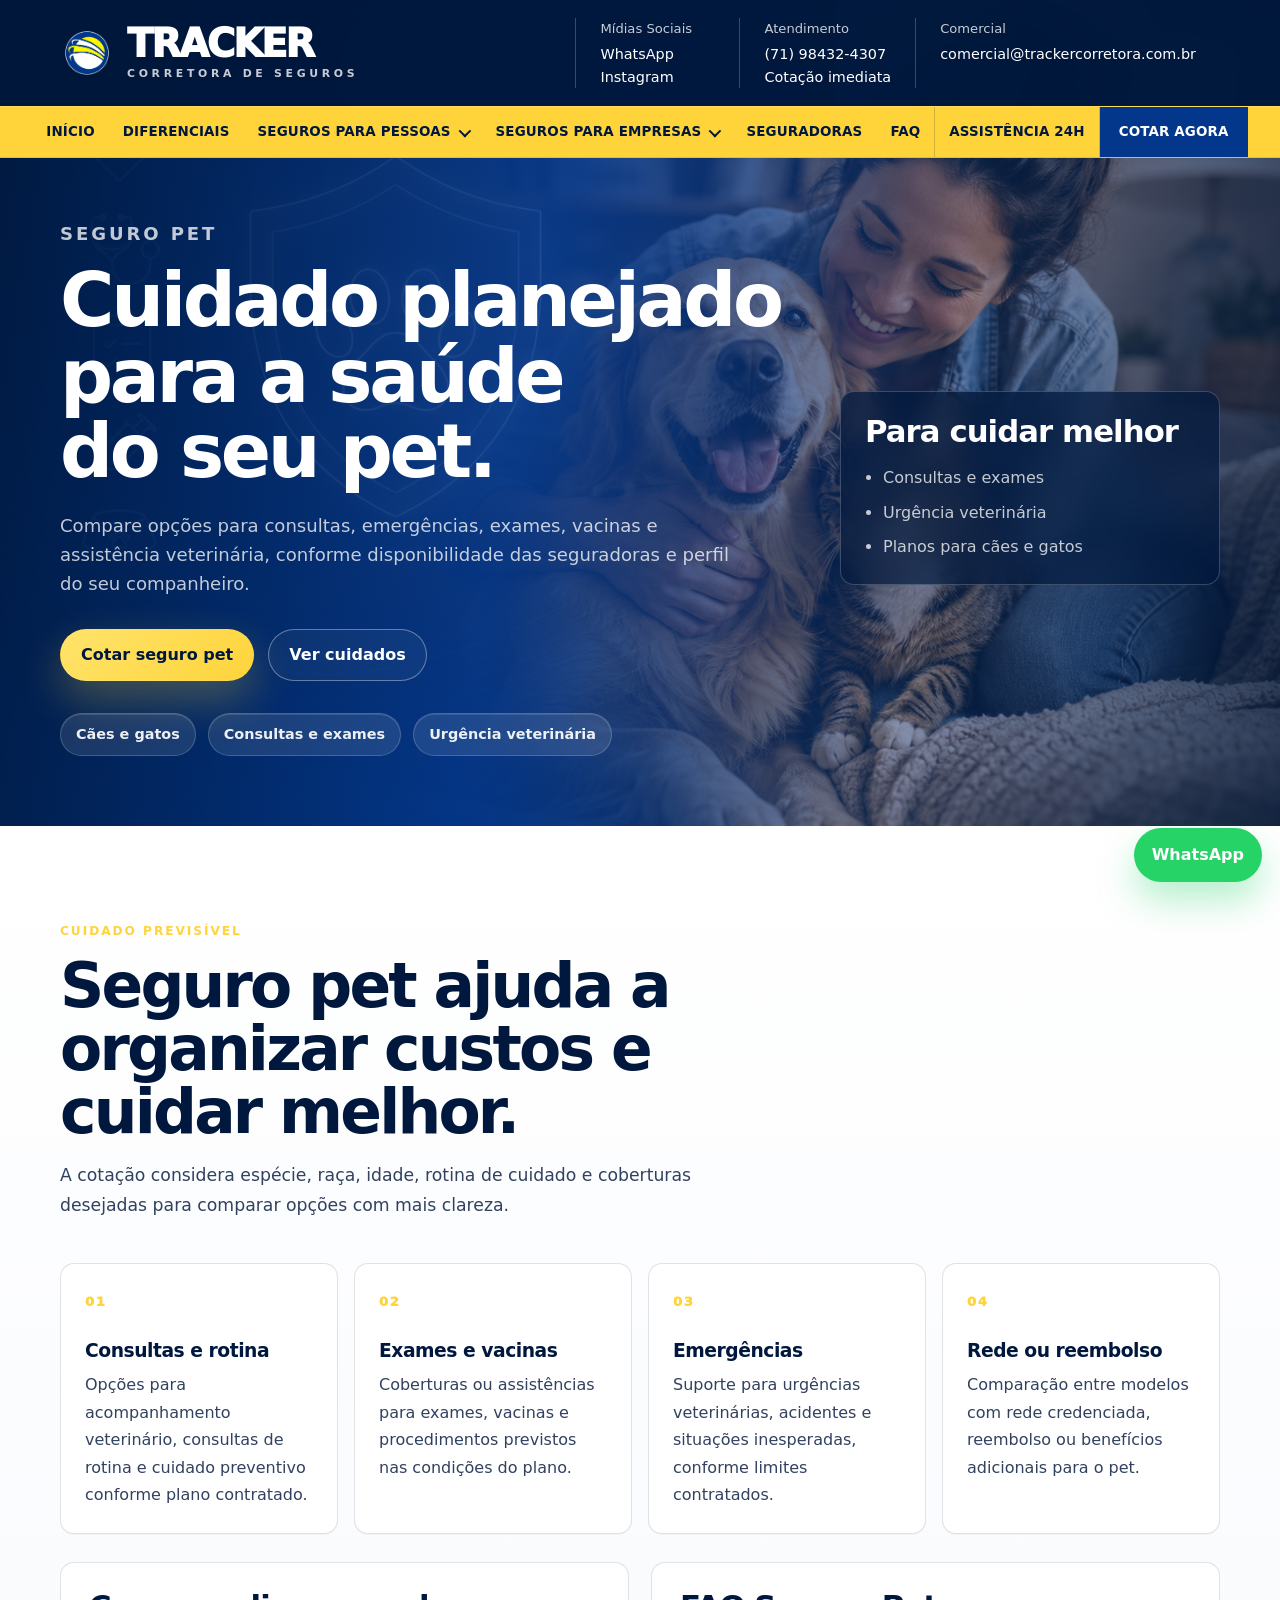
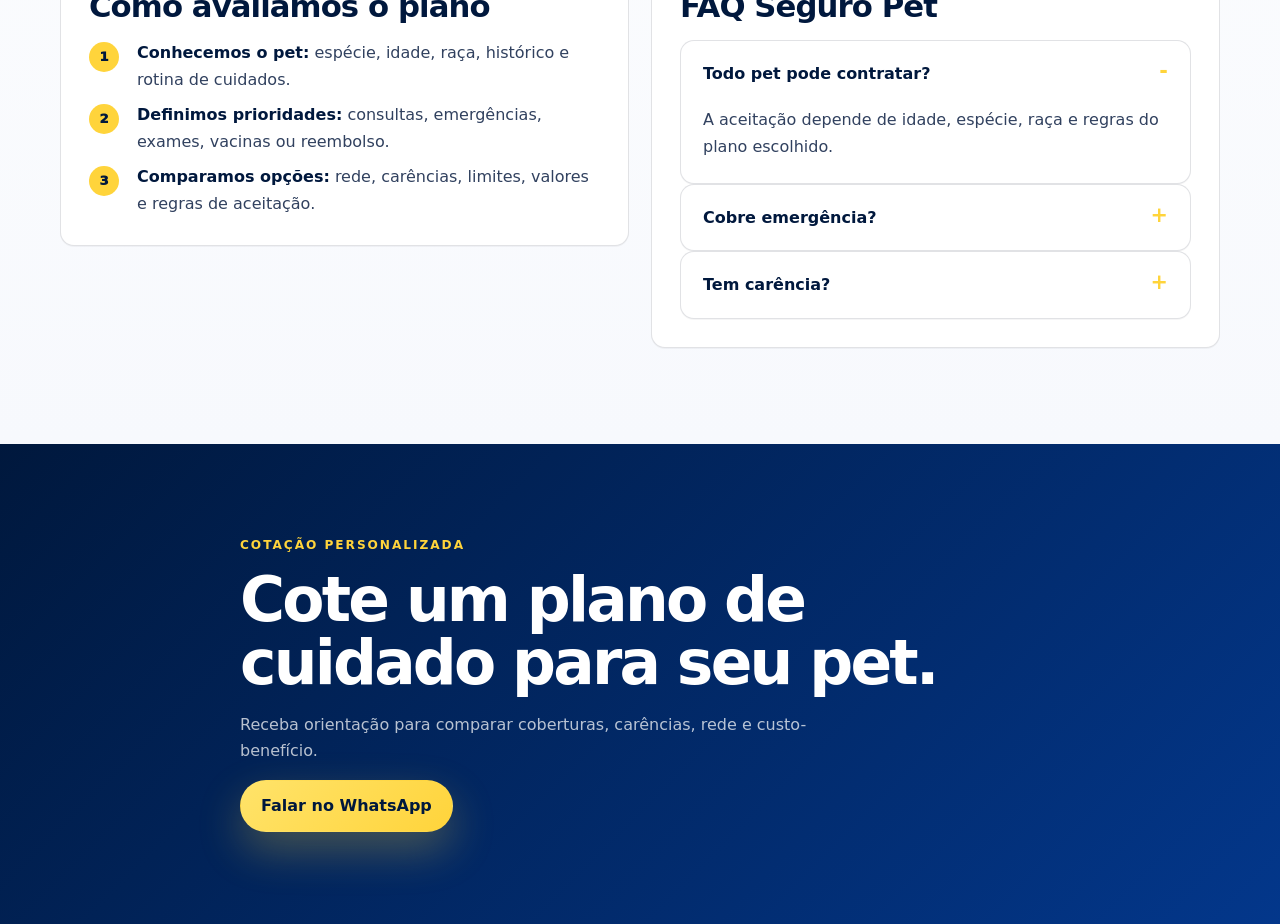
<file: seguro-pet/index.html>
﻿<!doctype html>
<html lang="pt-BR">
<head>
  <meta charset="utf-8">
  <meta name="viewport" content="width=device-width, initial-scale=1">
  <title>Seguro Pet | Cuidado para cães e gatos | Tracker</title>
  <meta name="description" content="Seguro pet para cães e gatos com opções para consultas, emergências, exames, vacinas e assistência veterinária.">
  <link rel="canonical" href="https://www.trackercorretora.com.br/seguro-pet/">
  <link rel="stylesheet" href="../assets/styles.css">
  <link rel="icon" type="image/png" href="../seguradoras/icone.png">
  <script type="application/ld+json">
  {
    "@context": "https://schema.org",
    "@type": "Service",
    "name": "Seguro Pet",
    "provider": {
      "@type": "InsuranceAgency",
      "name": "Tracker Corretora de Seguros"
    },
    "areaServed": ["Salvador", "Bahia", "Brasil"],
    "serviceType": "Seguro pet"
  }
  </script>
</head>
<body>
  <header class="site-header" data-header>
    <div class="header-top">
      <div class="container header-top-inner">
        <a class="brand" href="../" aria-label="Tracker Corretora de Seguros">
          <img class="brand-logo" src="../seguradoras/icone.png" alt="" width="54" height="54">
          <span>TRACKER<small>Corretora de Seguros</small></span>
        </a>
        <div class="top-contact" aria-label="Contatos rápidos">
          <div>
            <span>Mídias Sociais</span>
            <a href="https://wa.me/5571984324307" target="_blank" rel="noopener">WhatsApp</a>
            <a href="https://www.instagram.com/trackercarsat" target="_blank" rel="noopener">Instagram</a>
          </div>
          <div>
            <span>Atendimento</span>
            <a href="tel:+5571984324307">(71) 98432-4307</a>
            <a href="https://wa.me/5571984324307" target="_blank" rel="noopener">Cotação imediata</a>
          </div>
          <div>
            <span>Comercial</span>
            <a href="mailto:comercial@trackercorretora.com.br">comercial@trackercorretora.com.br</a>
          </div>
        </div>
        <button class="menu-toggle" type="button" data-menu-toggle aria-label="Abrir menu" aria-expanded="false">
          <span></span><span></span><span></span>
        </button>
      </div>
    </div>
    <div class="nav-bar">
      <div class="container nav">
        <nav class="nav-links" data-nav>
          <a class="nav-link" href="../#inicio">Início</a>
          <a class="nav-link" href="../#diferenciais">Diferenciais</a>
          <div class="nav-item has-dropdown">
            <a class="nav-link" href="../#seguros">Seguros para pessoas</a>
            <div class="dropdown-menu">
              <a href="../seguro-auto/">Seguro Auto</a>
              <a href="../seguro-moto/">Seguro Moto</a>
              <a href="../seguro-residencial/">Seguro Residencial</a>
              <a href="../seguro-de-vida/">Seguro de Vida</a>
              <a href="../seguro-viagem/">Seguro Viagem</a>
              <a href="../seguro-pet/">Seguro Pet</a>
            </div>
          </div>
          <div class="nav-item has-dropdown">
            <a class="nav-link" href="../seguro-empresarial/">Seguros para empresas</a>
            <div class="dropdown-menu">
              <a href="../seguro-empresarial/">Seguro Empresarial</a>
              <a href="../plano-de-saude/">Plano de Saúde PME</a>
            </div>
          </div>
          <a class="nav-link" href="../#seguradoras">Seguradoras</a>
          <a class="nav-link" href="../#faq">FAQ</a>
          <a class="nav-link nav-assist" href="https://wa.me/5571984324307?text=Ol%C3%A1%2C%20preciso%20de%20assist%C3%AAncia%20com%20meu%20seguro." target="_blank" rel="noopener">Assistência 24h</a>
          <a class="nav-cta" href="../#cotacao">Cotar agora</a>
        </nav>
      </div>
    </div>
  </header>

  <main>
    <section class="service-hero pet-hero section-dark">
      <div class="container">
        <div class="reveal">
          <p class="eyebrow">Seguro Pet</p>
          <h1>Cuidado planejado para a saúde do seu pet.</h1>
          <p>Compare opções para consultas, emergências, exames, vacinas e assistência veterinária, conforme disponibilidade das seguradoras e perfil do seu companheiro.</p>
          <div class="hero-actions">
            <a class="btn btn-gold" href="https://wa.me/5571984324307?text=Quero%20cotar%20seguro%20pet." target="_blank" rel="noopener">Cotar seguro pet</a>
            <a class="btn btn-outline-light" href="#coberturas">Ver cuidados</a>
          </div>
          <ul class="trust-list">
            <li>Cães e gatos</li>
            <li>Consultas e exames</li>
            <li>Urgência veterinária</li>
          </ul>
        </div>
        <aside class="mini-panel reveal">
          <h2>Para cuidar melhor</h2>
          <ul>
            <li>Consultas e exames</li>
            <li>Urgência veterinária</li>
            <li>Planos para cães e gatos</li>
          </ul>
        </aside>
      </div>
    </section>

    <section class="section pet-detail" id="coberturas">
      <div class="container">
        <div class="section-head reveal">
          <p class="eyebrow">Cuidado previsível</p>
          <h2>Seguro pet ajuda a organizar custos e cuidar melhor.</h2>
          <p>A cotação considera espécie, raça, idade, rotina de cuidado e coberturas desejadas para comparar opções com mais clareza.</p>
        </div>

        <div class="coverage-grid">
          <article class="coverage-card reveal">
            <span>01</span>
            <h3>Consultas e rotina</h3>
            <p>Opções para acompanhamento veterinário, consultas de rotina e cuidado preventivo conforme plano contratado.</p>
          </article>
          <article class="coverage-card reveal">
            <span>02</span>
            <h3>Exames e vacinas</h3>
            <p>Coberturas ou assistências para exames, vacinas e procedimentos previstos nas condições do plano.</p>
          </article>
          <article class="coverage-card reveal">
            <span>03</span>
            <h3>Emergências</h3>
            <p>Suporte para urgências veterinárias, acidentes e situações inesperadas, conforme limites contratados.</p>
          </article>
          <article class="coverage-card reveal">
            <span>04</span>
            <h3>Rede ou reembolso</h3>
            <p>Comparação entre modelos com rede credenciada, reembolso ou benefícios adicionais para o pet.</p>
          </article>
        </div>

        <div class="business-info-grid">
          <article class="content-card business-process reveal">
            <h2>Como avaliamos o plano</h2>
            <ol>
              <li><strong>Conhecemos o pet:</strong> espécie, idade, raça, histórico e rotina de cuidados.</li>
              <li><strong>Definimos prioridades:</strong> consultas, emergências, exames, vacinas ou reembolso.</li>
              <li><strong>Comparamos opções:</strong> rede, carências, limites, valores e regras de aceitação.</li>
            </ol>
          </article>

          <article class="content-card reveal">
            <h2>FAQ Seguro Pet</h2>
            <details open>
              <summary>Todo pet pode contratar?</summary>
              <p>A aceitação depende de idade, espécie, raça e regras do plano escolhido.</p>
            </details>
            <details>
              <summary>Cobre emergência?</summary>
              <p>Pode cobrir quando a cobertura de emergência está prevista na contratação.</p>
            </details>
            <details>
              <summary>Tem carência?</summary>
              <p>Alguns planos possuem carência para determinados eventos, consultas ou procedimentos.</p>
            </details>
          </article>
        </div>
      </div>
    </section>

    <section class="final-cta section-dark">
      <div class="container final-cta-inner reveal">
        <p class="eyebrow">Cotação personalizada</p>
        <h2>Cote um plano de cuidado para seu pet.</h2>
        <p>Receba orientação para comparar coberturas, carências, rede e custo-benefício.</p>
        <a class="btn btn-gold" href="https://wa.me/5571984324307?text=Ol%C3%A1%2C%20quero%20seguro%20pet." target="_blank" rel="noopener">Falar no WhatsApp</a>
      </div>
    </section>
  </main>

  <a class="floating-whatsapp" href="https://wa.me/5571984324307" target="_blank" rel="noopener">WhatsApp</a>
  <script src="../assets/site.js" defer></script>
</body>
</html>
</file>
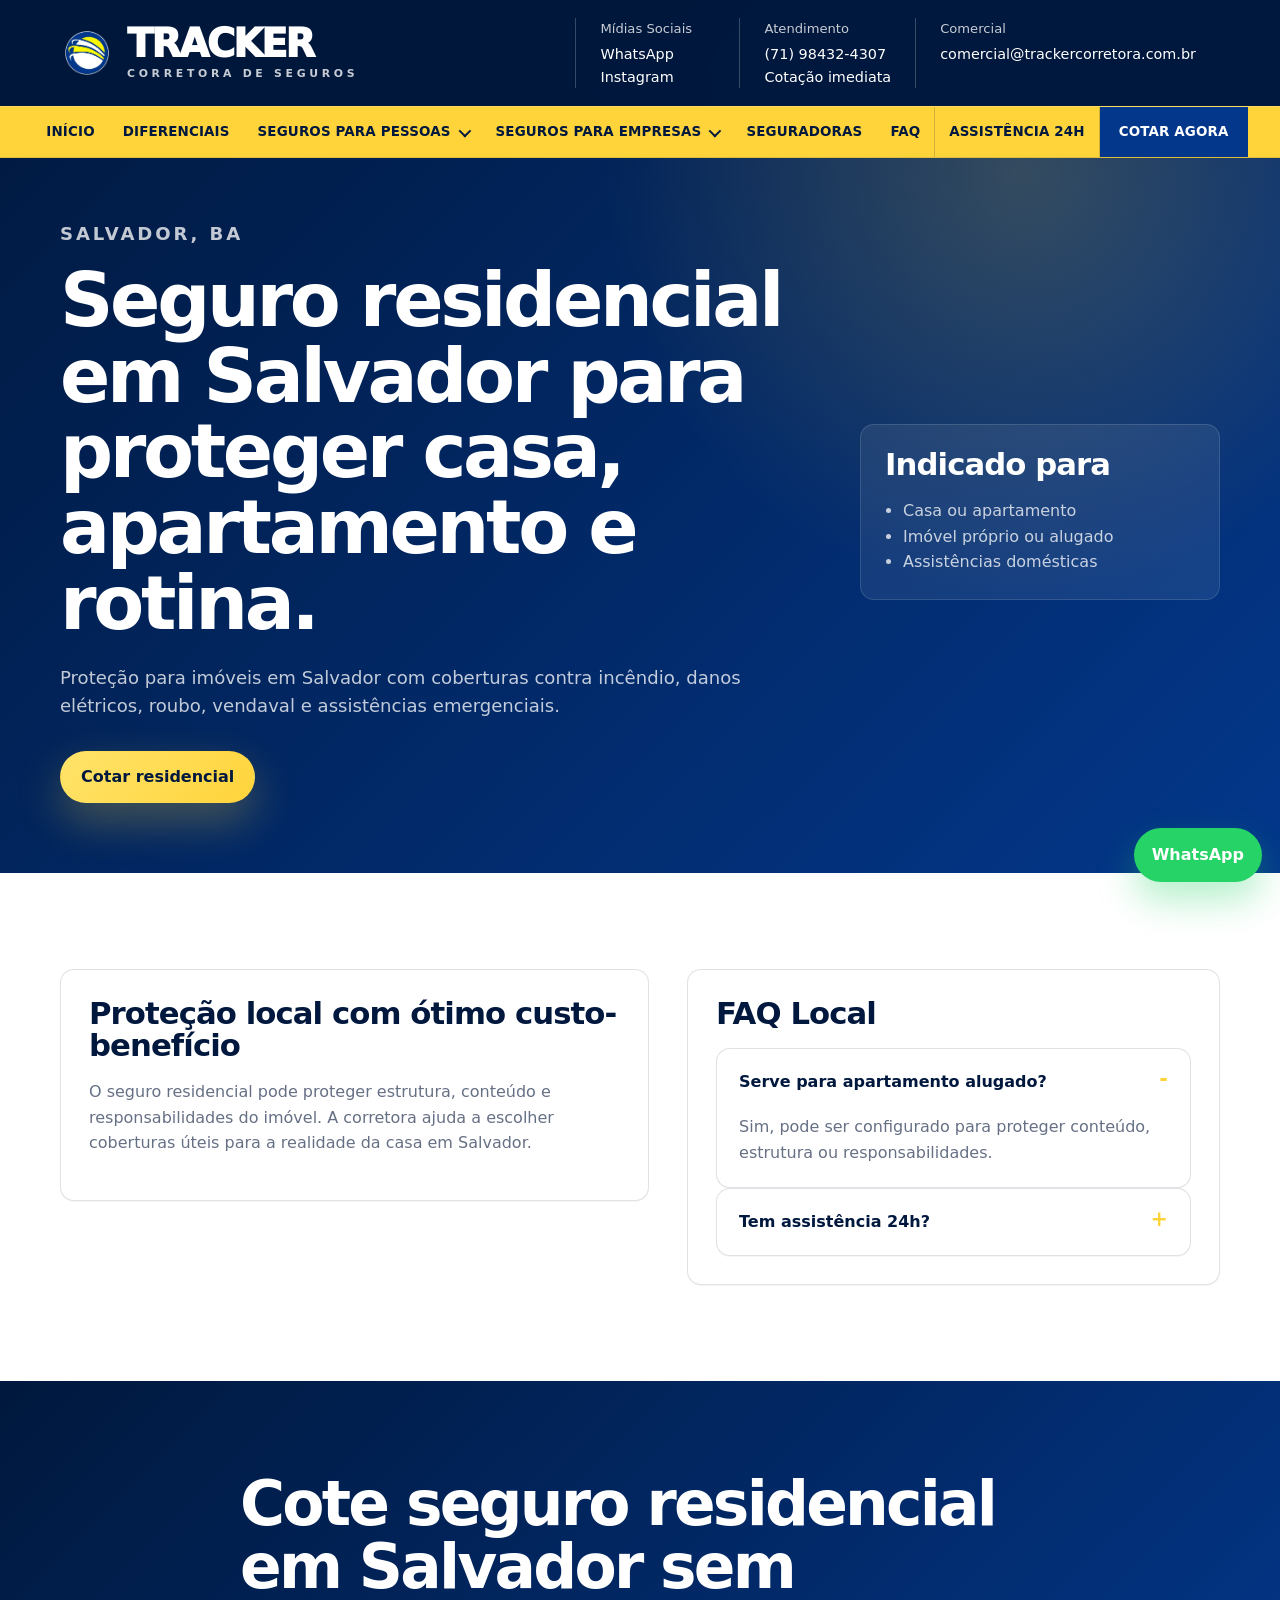
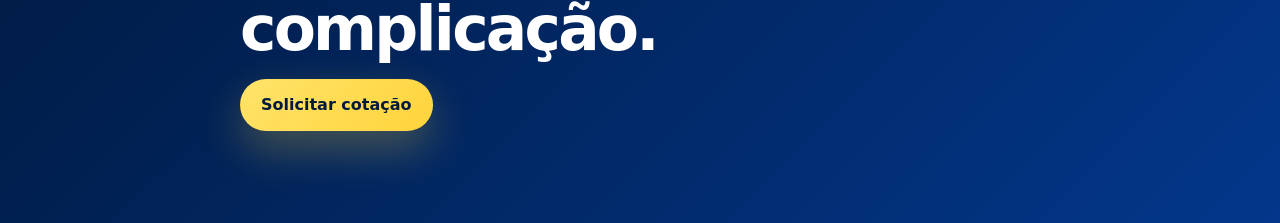
<file: seguro-residencial-salvador/index.html>
﻿<!doctype html><html lang="pt-BR"><head><meta charset="utf-8"><meta name="viewport" content="width=device-width, initial-scale=1"><title>Seguro Residencial em Salvador | Tracker Corretora</title><meta name="description" content="Seguro residencial em Salvador para casas e apartamentos com cobertura para incêndio, danos elétricos, roubo e assistências."><link rel="canonical" href="https://www.trackercorretora.com.br/seguro-residencial-salvador/"><link rel="stylesheet" href="../assets/styles.css"><link rel="icon" type="image/png" href="../seguradoras/icone.png"><script type="application/ld+json">{"@context":"https://schema.org","@type":"Service","name":"Seguro Residencial em Salvador","provider":{"@type":"InsuranceAgency","name":"Tracker Corretora de Seguros"},"areaServed":"Salvador"}</script></head>
<body><header class="site-header" data-header>
  <div class="header-top">
    <div class="container header-top-inner">
      <a class="brand" href="../" aria-label="Tracker Corretora de Seguros">
        <img class="brand-logo" src="../seguradoras/icone.png" alt="" width="54" height="54">
        <span>TRACKER<small>Corretora de Seguros</small></span>
      </a>
      <div class="top-contact" aria-label="Contatos rápidos">
        <div>
          <span>Mídias Sociais</span>
          <a href="https://wa.me/5571984324307" target="_blank" rel="noopener">WhatsApp</a>
          <a href="https://www.instagram.com/trackercarsat" target="_blank" rel="noopener">Instagram</a>
        </div>
        <div>
          <span>Atendimento</span>
          <a href="tel:+5571984324307">(71) 98432-4307</a>
          <a href="https://wa.me/5571984324307" target="_blank" rel="noopener">Cotação imediata</a>
        </div>
        <div>
          <span>Comercial</span>
          <a href="mailto:comercial@trackercorretora.com.br">comercial@trackercorretora.com.br</a>
        </div>
      </div>
      <button class="menu-toggle" type="button" data-menu-toggle aria-label="Abrir menu" aria-expanded="false">
        <span></span><span></span><span></span>
      </button>
    </div>
  </div>
  <div class="nav-bar">
    <div class="container nav">
      <nav class="nav-links" data-nav>
        <a class="nav-link" href="../#inicio">Início</a>
        <a class="nav-link" href="../#diferenciais">Diferenciais</a>
        <div class="nav-item has-dropdown">
          <a class="nav-link" href="../#seguros">Seguros para pessoas</a>
          <div class="dropdown-menu">
            <a href="../seguro-auto/">Seguro Auto</a>
            <a href="../seguro-moto/">Seguro Moto</a>
            <a href="../seguro-residencial/">Seguro Residencial</a>
            <a href="../seguro-de-vida/">Seguro de Vida</a>
            <a href="../seguro-viagem/">Seguro Viagem</a>
            <a href="../seguro-pet/">Seguro Pet</a>
          </div>
        </div>
        <div class="nav-item has-dropdown">
          <a class="nav-link" href="../seguro-empresarial/">Seguros para empresas</a>
          <div class="dropdown-menu">
            <a href="../seguro-empresarial/">Seguro Empresarial</a>
            <a href="../plano-de-saude/">Plano de Saúde PME</a>
          </div>
        </div>
        <a class="nav-link" href="../#seguradoras">Seguradoras</a>
        <a class="nav-link" href="../#faq">FAQ</a>
        <a class="nav-link nav-assist" href="https://wa.me/5571984324307?text=Ol%C3%A1%2C%20preciso%20de%20assist%C3%AAncia%20com%20meu%20seguro." target="_blank" rel="noopener">Assistência 24h</a>
        <a class="nav-cta" href="../#cotacao">Cotar agora</a>
      </nav>
    </div>
  </div>
</header><main><section class="service-hero section-dark"><div class="container"><div class="reveal"><p class="eyebrow">Salvador, BA</p><h1>Seguro residencial em Salvador para proteger casa, apartamento e rotina.</h1><p>Proteção para imóveis em Salvador com coberturas contra incêndio, danos elétricos, roubo, vendaval e assistências emergenciais.</p><div class="hero-actions"><a class="btn btn-gold" href="https://wa.me/5571984324307?text=Quero%20cotar%20seguro%20residencial%20em%20Salvador." target="_blank" rel="noopener">Cotar residencial</a></div></div><aside class="mini-panel reveal"><h2>Indicado para</h2><ul><li>Casa ou apartamento</li><li>Imóvel próprio ou alugado</li><li>Assistências domésticas</li></ul></aside></div></section><section class="section"><div class="container content-grid"><article class="content-card reveal"><h2>Proteção local com ótimo custo-benefício</h2><p>O seguro residencial pode proteger estrutura, conteúdo e responsabilidades do imóvel. A corretora ajuda a escolher coberturas úteis para a realidade da casa em Salvador.</p></article><article class="content-card reveal"><h2>FAQ Local</h2><details open><summary>Serve para apartamento alugado?</summary><p>Sim, pode ser configurado para proteger conteúdo, estrutura ou responsabilidades.</p></details><details><summary>Tem assistência 24h?</summary><p>Muitos planos oferecem chaveiro, eletricista e encanador.</p></details></article></div></section><section class="final-cta section-dark"><div class="container final-cta-inner reveal"><h2>Cote seguro residencial em Salvador sem complicação.</h2><a class="btn btn-gold" href="https://wa.me/5571984324307?text=Ol%C3%A1%2C%20quero%20seguro%20residencial%20em%20Salvador." target="_blank" rel="noopener">Solicitar cotação</a></div></section></main><a class="floating-whatsapp" href="https://wa.me/5571984324307" target="_blank" rel="noopener">WhatsApp</a><script src="../assets/site.js" defer></script></body></html>
</file>
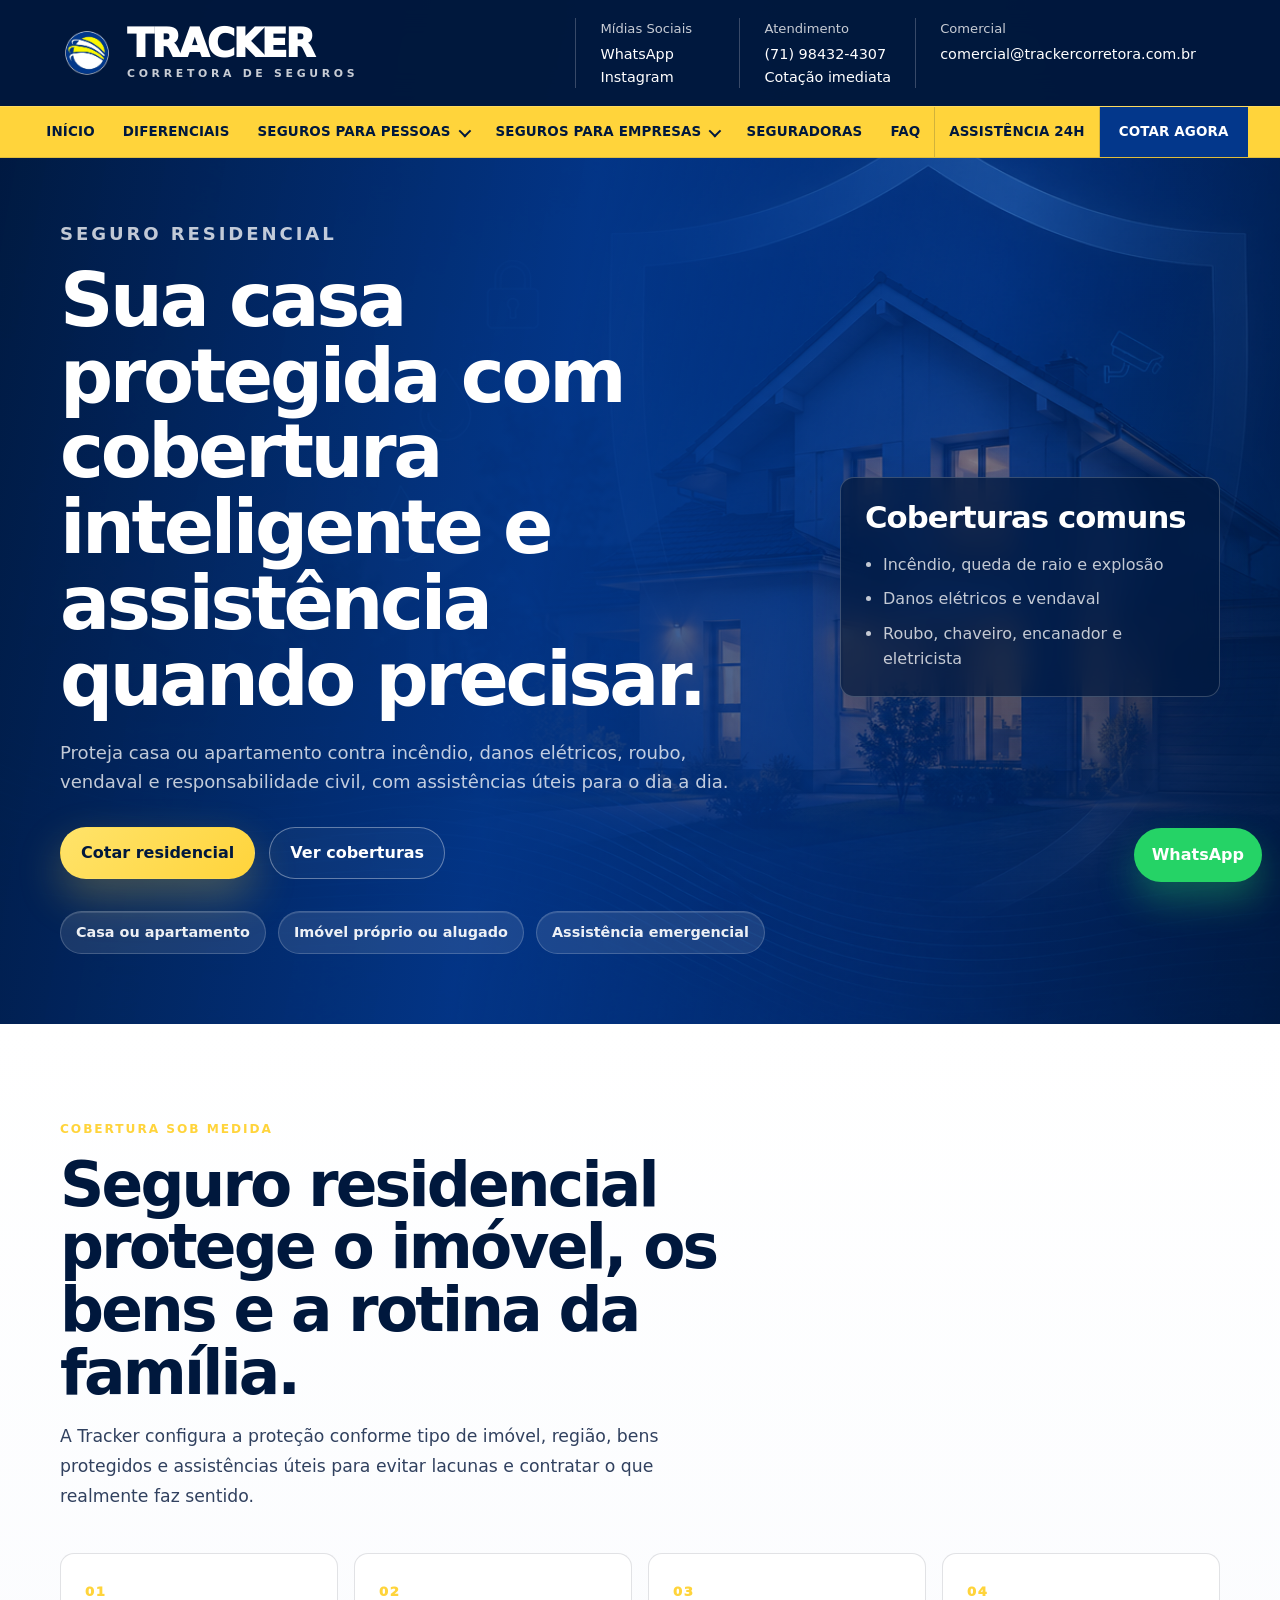
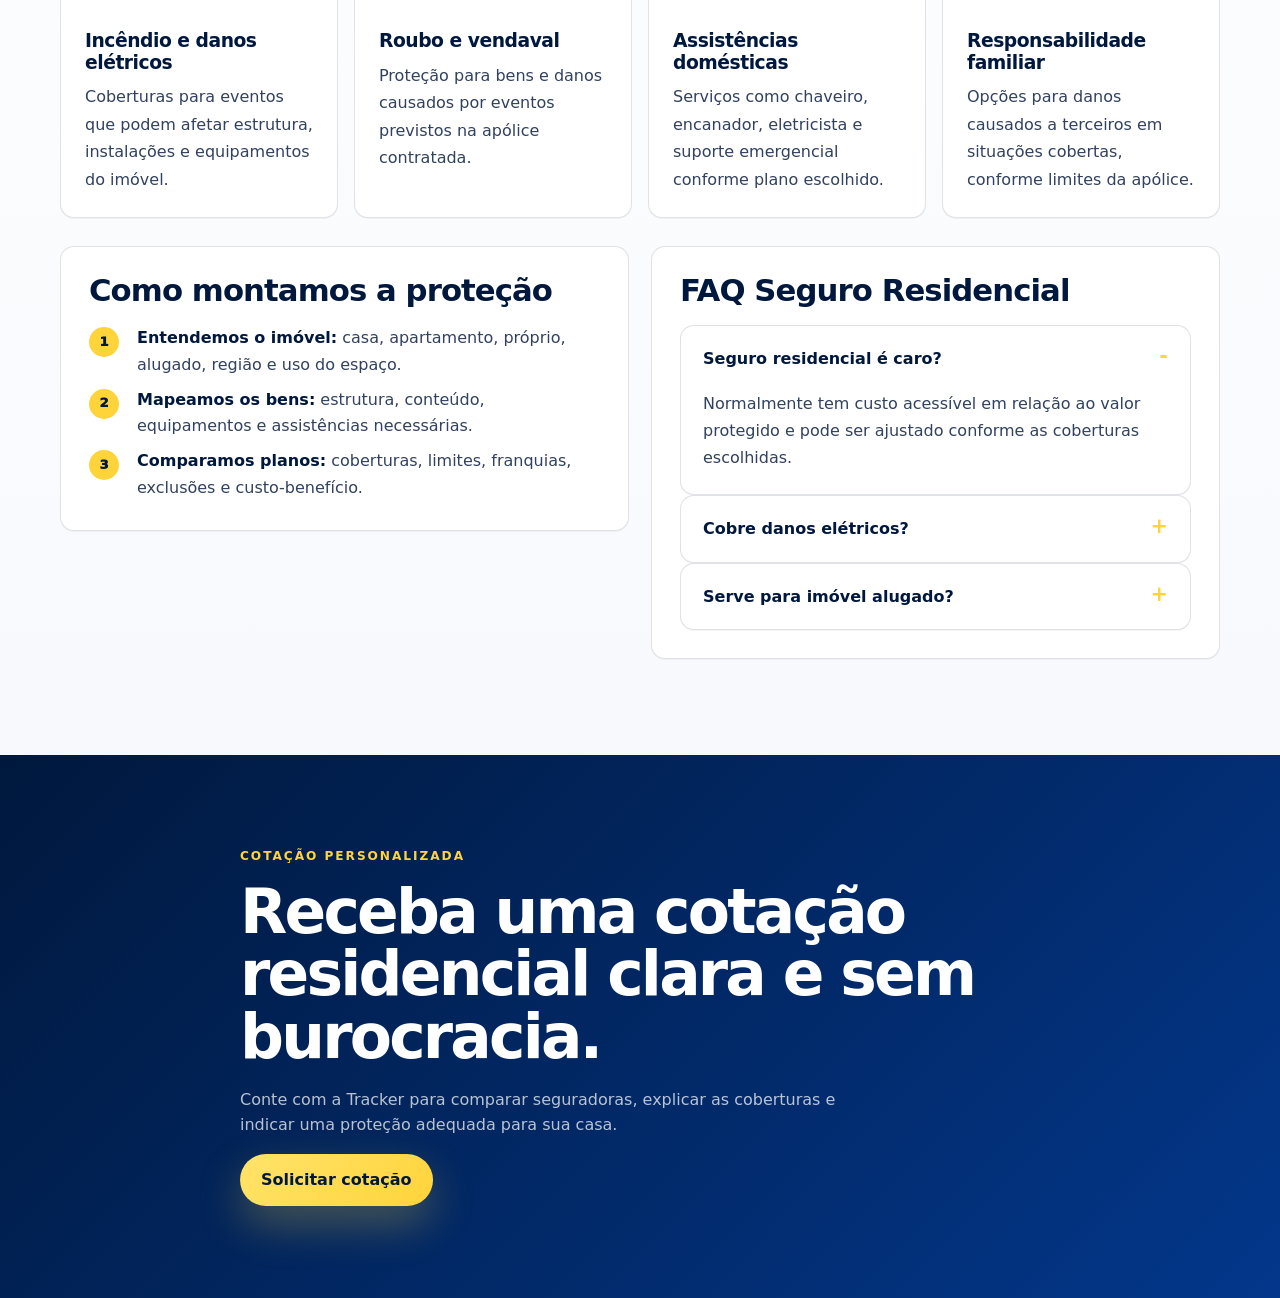
<file: seguro-residencial/index.html>
﻿<!doctype html>
<html lang="pt-BR">
<head>
  <meta charset="utf-8">
  <meta name="viewport" content="width=device-width, initial-scale=1">
  <title>Seguro Residencial | Casa protegida | Tracker Corretora</title>
  <meta name="description" content="Seguro residencial para casa ou apartamento com cobertura para incêndio, danos elétricos, roubo, assistência emergencial e responsabilidade civil.">
  <link rel="canonical" href="https://www.trackercorretora.com.br/seguro-residencial/">
  <link rel="stylesheet" href="../assets/styles.css">
  <link rel="icon" type="image/png" href="../seguradoras/icone.png">
  <script type="application/ld+json">
  {
    "@context": "https://schema.org",
    "@type": "Service",
    "name": "Seguro Residencial",
    "provider": {
      "@type": "InsuranceAgency",
      "name": "Tracker Corretora de Seguros"
    },
    "areaServed": ["Salvador", "Bahia", "Brasil"],
    "serviceType": "Seguro residencial"
  }
  </script>
</head>
<body>
  <header class="site-header" data-header>
    <div class="header-top">
      <div class="container header-top-inner">
        <a class="brand" href="../" aria-label="Tracker Corretora de Seguros">
          <img class="brand-logo" src="../seguradoras/icone.png" alt="" width="54" height="54">
          <span>TRACKER<small>Corretora de Seguros</small></span>
        </a>
        <div class="top-contact" aria-label="Contatos rápidos">
          <div>
            <span>Mídias Sociais</span>
            <a href="https://wa.me/5571984324307" target="_blank" rel="noopener">WhatsApp</a>
            <a href="https://www.instagram.com/trackercarsat" target="_blank" rel="noopener">Instagram</a>
          </div>
          <div>
            <span>Atendimento</span>
            <a href="tel:+5571984324307">(71) 98432-4307</a>
            <a href="https://wa.me/5571984324307" target="_blank" rel="noopener">Cotação imediata</a>
          </div>
          <div>
            <span>Comercial</span>
            <a href="mailto:comercial@trackercorretora.com.br">comercial@trackercorretora.com.br</a>
          </div>
        </div>
        <button class="menu-toggle" type="button" data-menu-toggle aria-label="Abrir menu" aria-expanded="false">
          <span></span><span></span><span></span>
        </button>
      </div>
    </div>
    <div class="nav-bar">
      <div class="container nav">
        <nav class="nav-links" data-nav>
          <a class="nav-link" href="../#inicio">Início</a>
          <a class="nav-link" href="../#diferenciais">Diferenciais</a>
          <div class="nav-item has-dropdown">
            <a class="nav-link" href="../#seguros">Seguros para pessoas</a>
            <div class="dropdown-menu">
              <a href="../seguro-auto/">Seguro Auto</a>
              <a href="../seguro-moto/">Seguro Moto</a>
              <a href="../seguro-residencial/">Seguro Residencial</a>
              <a href="../seguro-de-vida/">Seguro de Vida</a>
              <a href="../seguro-viagem/">Seguro Viagem</a>
              <a href="../seguro-pet/">Seguro Pet</a>
            </div>
          </div>
          <div class="nav-item has-dropdown">
            <a class="nav-link" href="../seguro-empresarial/">Seguros para empresas</a>
            <div class="dropdown-menu">
              <a href="../seguro-empresarial/">Seguro Empresarial</a>
              <a href="../plano-de-saude/">Plano de Saúde PME</a>
            </div>
          </div>
          <a class="nav-link" href="../#seguradoras">Seguradoras</a>
          <a class="nav-link" href="../#faq">FAQ</a>
          <a class="nav-link nav-assist" href="https://wa.me/5571984324307?text=Ol%C3%A1%2C%20preciso%20de%20assist%C3%AAncia%20com%20meu%20seguro." target="_blank" rel="noopener">Assistência 24h</a>
          <a class="nav-cta" href="../#cotacao">Cotar agora</a>
        </nav>
      </div>
    </div>
  </header>

  <main>
    <section class="service-hero residential-hero section-dark">
      <div class="container">
        <div class="reveal">
          <p class="eyebrow">Seguro Residencial</p>
          <h1>Sua casa protegida com cobertura inteligente e assistência quando precisar.</h1>
          <p>Proteja casa ou apartamento contra incêndio, danos elétricos, roubo, vendaval e responsabilidade civil, com assistências úteis para o dia a dia.</p>
          <div class="hero-actions">
            <a class="btn btn-gold" href="https://wa.me/5571984324307?text=Quero%20cotar%20seguro%20residencial." target="_blank" rel="noopener">Cotar residencial</a>
            <a class="btn btn-outline-light" href="#coberturas">Ver coberturas</a>
          </div>
          <ul class="trust-list">
            <li>Casa ou apartamento</li>
            <li>Imóvel próprio ou alugado</li>
            <li>Assistência emergencial</li>
          </ul>
        </div>
        <aside class="mini-panel reveal">
          <h2>Coberturas comuns</h2>
          <ul>
            <li>Incêndio, queda de raio e explosão</li>
            <li>Danos elétricos e vendaval</li>
            <li>Roubo, chaveiro, encanador e eletricista</li>
          </ul>
        </aside>
      </div>
    </section>

    <section class="section residential-detail" id="coberturas">
      <div class="container">
        <div class="section-head reveal">
          <p class="eyebrow">Cobertura sob medida</p>
          <h2>Seguro residencial protege o imóvel, os bens e a rotina da família.</h2>
          <p>A Tracker configura a proteção conforme tipo de imóvel, região, bens protegidos e assistências úteis para evitar lacunas e contratar o que realmente faz sentido.</p>
        </div>

        <div class="coverage-grid">
          <article class="coverage-card reveal">
            <span>01</span>
            <h3>Incêndio e danos elétricos</h3>
            <p>Coberturas para eventos que podem afetar estrutura, instalações e equipamentos do imóvel.</p>
          </article>
          <article class="coverage-card reveal">
            <span>02</span>
            <h3>Roubo e vendaval</h3>
            <p>Proteção para bens e danos causados por eventos previstos na apólice contratada.</p>
          </article>
          <article class="coverage-card reveal">
            <span>03</span>
            <h3>Assistências domésticas</h3>
            <p>Serviços como chaveiro, encanador, eletricista e suporte emergencial conforme plano escolhido.</p>
          </article>
          <article class="coverage-card reveal">
            <span>04</span>
            <h3>Responsabilidade familiar</h3>
            <p>Opções para danos causados a terceiros em situações cobertas, conforme limites da apólice.</p>
          </article>
        </div>

        <div class="business-info-grid">
          <article class="content-card business-process reveal">
            <h2>Como montamos a proteção</h2>
            <ol>
              <li><strong>Entendemos o imóvel:</strong> casa, apartamento, próprio, alugado, região e uso do espaço.</li>
              <li><strong>Mapeamos os bens:</strong> estrutura, conteúdo, equipamentos e assistências necessárias.</li>
              <li><strong>Comparamos planos:</strong> coberturas, limites, franquias, exclusões e custo-benefício.</li>
            </ol>
          </article>

          <article class="content-card reveal">
            <h2>FAQ Seguro Residencial</h2>
            <details open>
              <summary>Seguro residencial é caro?</summary>
              <p>Normalmente tem custo acessível em relação ao valor protegido e pode ser ajustado conforme as coberturas escolhidas.</p>
            </details>
            <details>
              <summary>Cobre danos elétricos?</summary>
              <p>Sim, quando a cobertura de danos elétricos é incluída na apólice.</p>
            </details>
            <details>
              <summary>Serve para imóvel alugado?</summary>
              <p>Sim. Pode proteger conteúdo, estrutura ou responsabilidades do morador, conforme a necessidade.</p>
            </details>
          </article>
        </div>
      </div>
    </section>

    <section class="final-cta section-dark">
      <div class="container final-cta-inner reveal">
        <p class="eyebrow">Cotação personalizada</p>
        <h2>Receba uma cotação residencial clara e sem burocracia.</h2>
        <p>Conte com a Tracker para comparar seguradoras, explicar as coberturas e indicar uma proteção adequada para sua casa.</p>
        <a class="btn btn-gold" href="https://wa.me/5571984324307?text=Ol%C3%A1%2C%20quero%20seguro%20residencial." target="_blank" rel="noopener">Solicitar cotação</a>
      </div>
    </section>
  </main>

  <a class="floating-whatsapp" href="https://wa.me/5571984324307" target="_blank" rel="noopener">WhatsApp</a>
  <script src="../assets/site.js" defer></script>

</body>
</html>
</file>
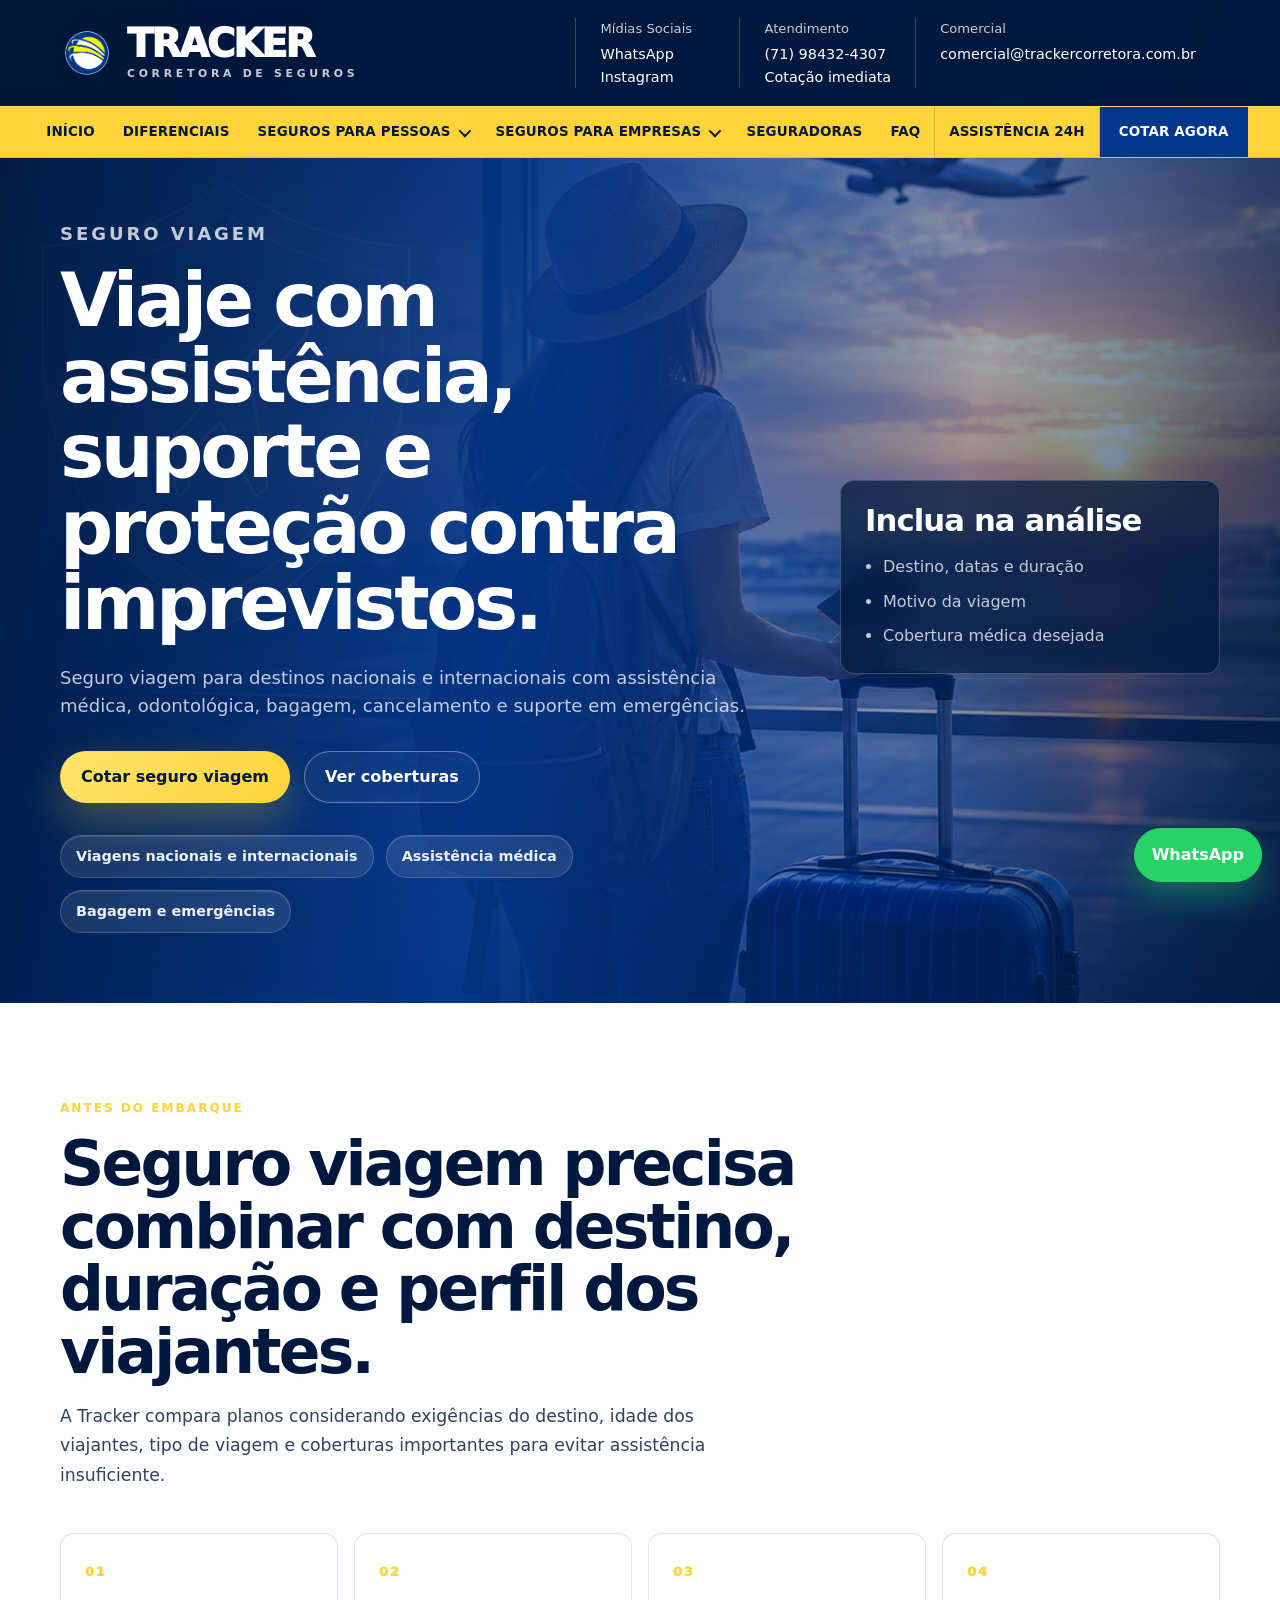
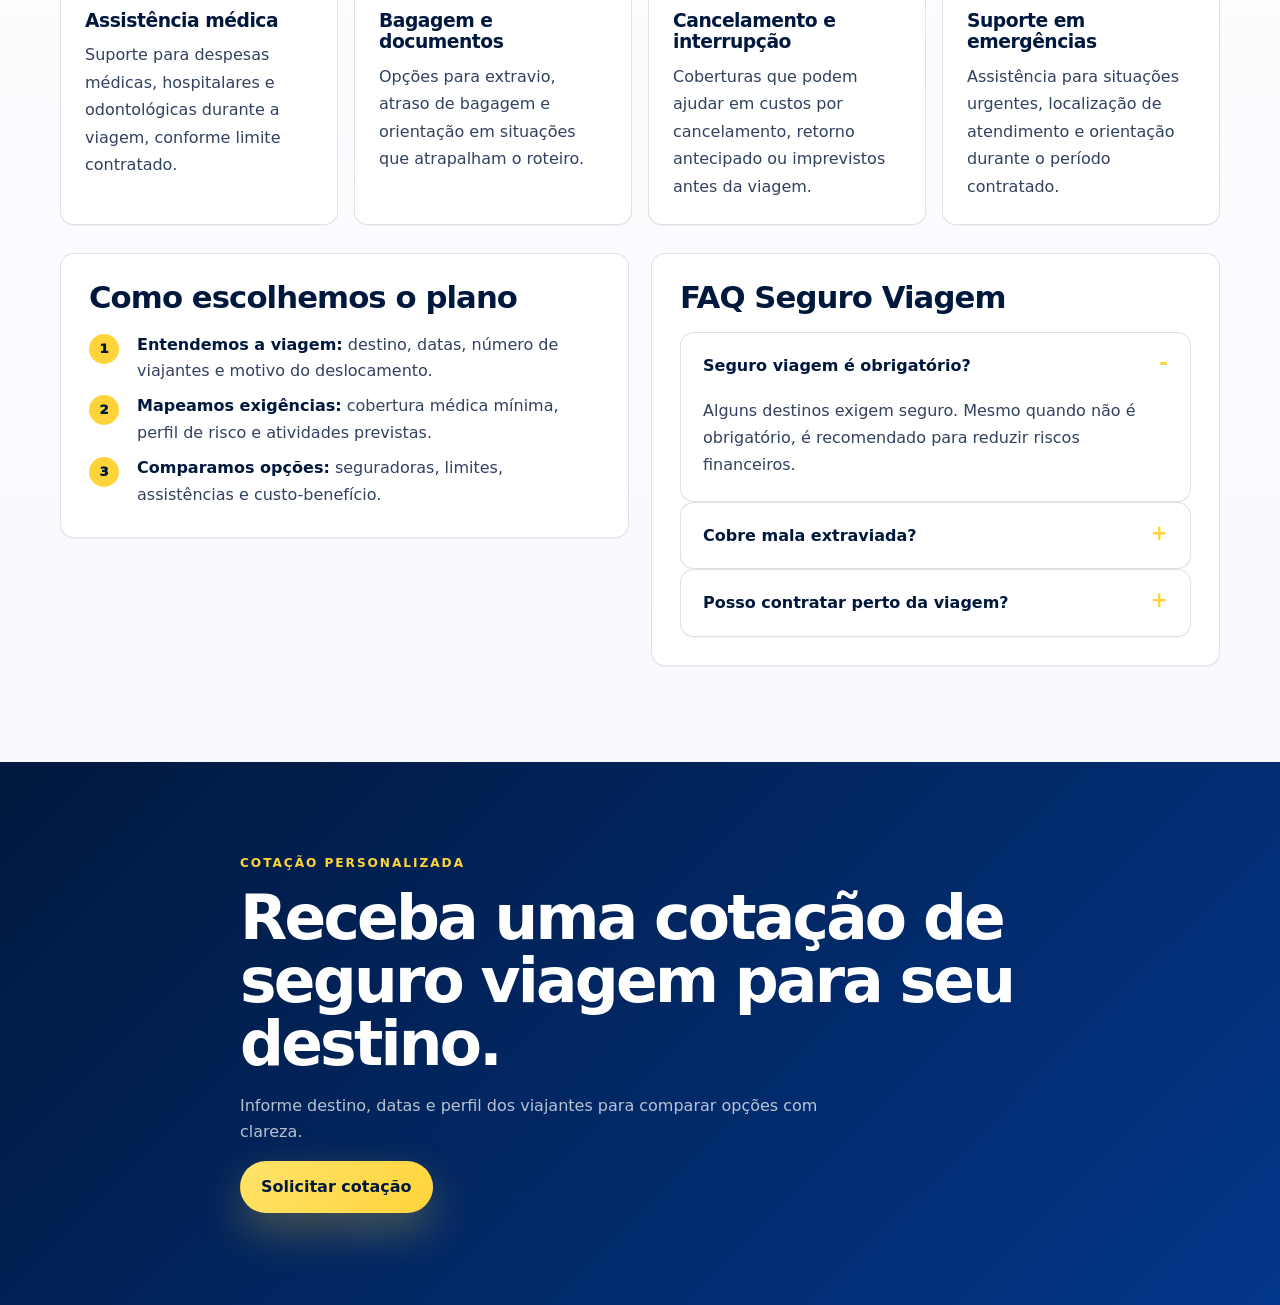
<file: seguro-viagem/index.html>
﻿<!doctype html>
<html lang="pt-BR">
<head>
  <meta charset="utf-8">
  <meta name="viewport" content="width=device-width, initial-scale=1">
  <title>Seguro Viagem | Nacional e internacional | Tracker</title>
  <meta name="description" content="Seguro viagem nacional e internacional com assistência médica, bagagem, cancelamento e suporte para emergências.">
  <link rel="canonical" href="https://www.trackercorretora.com.br/seguro-viagem/">
  <link rel="stylesheet" href="../assets/styles.css">
  <link rel="icon" type="image/png" href="../seguradoras/icone.png">
  <script type="application/ld+json">
  {
    "@context": "https://schema.org",
    "@type": "Service",
    "name": "Seguro Viagem",
    "provider": {
      "@type": "InsuranceAgency",
      "name": "Tracker Corretora de Seguros"
    },
    "areaServed": ["Brasil", "Internacional"],
    "serviceType": "Seguro viagem"
  }
  </script>
</head>
<body>
  <header class="site-header" data-header>
    <div class="header-top">
      <div class="container header-top-inner">
        <a class="brand" href="../" aria-label="Tracker Corretora de Seguros">
          <img class="brand-logo" src="../seguradoras/icone.png" alt="" width="54" height="54">
          <span>TRACKER<small>Corretora de Seguros</small></span>
        </a>
        <div class="top-contact" aria-label="Contatos rápidos">
          <div>
            <span>Mídias Sociais</span>
            <a href="https://wa.me/5571984324307" target="_blank" rel="noopener">WhatsApp</a>
            <a href="https://www.instagram.com/trackercarsat" target="_blank" rel="noopener">Instagram</a>
          </div>
          <div>
            <span>Atendimento</span>
            <a href="tel:+5571984324307">(71) 98432-4307</a>
            <a href="https://wa.me/5571984324307" target="_blank" rel="noopener">Cotação imediata</a>
          </div>
          <div>
            <span>Comercial</span>
            <a href="mailto:comercial@trackercorretora.com.br">comercial@trackercorretora.com.br</a>
          </div>
        </div>
        <button class="menu-toggle" type="button" data-menu-toggle aria-label="Abrir menu" aria-expanded="false">
          <span></span><span></span><span></span>
        </button>
      </div>
    </div>
    <div class="nav-bar">
      <div class="container nav">
        <nav class="nav-links" data-nav>
          <a class="nav-link" href="../#inicio">Início</a>
          <a class="nav-link" href="../#diferenciais">Diferenciais</a>
          <div class="nav-item has-dropdown">
            <a class="nav-link" href="../#seguros">Seguros para pessoas</a>
            <div class="dropdown-menu">
              <a href="../seguro-auto/">Seguro Auto</a>
              <a href="../seguro-moto/">Seguro Moto</a>
              <a href="../seguro-residencial/">Seguro Residencial</a>
              <a href="../seguro-de-vida/">Seguro de Vida</a>
              <a href="../seguro-viagem/">Seguro Viagem</a>
              <a href="../seguro-pet/">Seguro Pet</a>
            </div>
          </div>
          <div class="nav-item has-dropdown">
            <a class="nav-link" href="../seguro-empresarial/">Seguros para empresas</a>
            <div class="dropdown-menu">
              <a href="../seguro-empresarial/">Seguro Empresarial</a>
              <a href="../plano-de-saude/">Plano de Saúde PME</a>
            </div>
          </div>
          <a class="nav-link" href="../#seguradoras">Seguradoras</a>
          <a class="nav-link" href="../#faq">FAQ</a>
          <a class="nav-link nav-assist" href="https://wa.me/5571984324307?text=Ol%C3%A1%2C%20preciso%20de%20assist%C3%AAncia%20com%20meu%20seguro." target="_blank" rel="noopener">Assistência 24h</a>
          <a class="nav-cta" href="../#cotacao">Cotar agora</a>
        </nav>
      </div>
    </div>
  </header>

  <main>
    <section class="service-hero travel-hero section-dark">
      <div class="container">
        <div class="reveal">
          <p class="eyebrow">Seguro Viagem</p>
          <h1>Viaje com assistência, suporte e proteção contra imprevistos.</h1>
          <p>Seguro viagem para destinos nacionais e internacionais com assistência médica, odontológica, bagagem, cancelamento e suporte em emergências.</p>
          <div class="hero-actions">
            <a class="btn btn-gold" href="https://wa.me/5571984324307?text=Quero%20cotar%20seguro%20viagem." target="_blank" rel="noopener">Cotar seguro viagem</a>
            <a class="btn btn-outline-light" href="#coberturas">Ver coberturas</a>
          </div>
          <ul class="trust-list">
            <li>Viagens nacionais e internacionais</li>
            <li>Assistência médica</li>
            <li>Bagagem e emergências</li>
          </ul>
        </div>
        <aside class="mini-panel reveal">
          <h2>Inclua na análise</h2>
          <ul>
            <li>Destino, datas e duração</li>
            <li>Motivo da viagem</li>
            <li>Cobertura médica desejada</li>
          </ul>
        </aside>
      </div>
    </section>

    <section class="section travel-detail" id="coberturas">
      <div class="container">
        <div class="section-head reveal">
          <p class="eyebrow">Antes do embarque</p>
          <h2>Seguro viagem precisa combinar com destino, duração e perfil dos viajantes.</h2>
          <p>A Tracker compara planos considerando exigências do destino, idade dos viajantes, tipo de viagem e coberturas importantes para evitar assistência insuficiente.</p>
        </div>

        <div class="coverage-grid">
          <article class="coverage-card reveal">
            <span>01</span>
            <h3>Assistência médica</h3>
            <p>Suporte para despesas médicas, hospitalares e odontológicas durante a viagem, conforme limite contratado.</p>
          </article>
          <article class="coverage-card reveal">
            <span>02</span>
            <h3>Bagagem e documentos</h3>
            <p>Opções para extravio, atraso de bagagem e orientação em situações que atrapalham o roteiro.</p>
          </article>
          <article class="coverage-card reveal">
            <span>03</span>
            <h3>Cancelamento e interrupção</h3>
            <p>Coberturas que podem ajudar em custos por cancelamento, retorno antecipado ou imprevistos antes da viagem.</p>
          </article>
          <article class="coverage-card reveal">
            <span>04</span>
            <h3>Suporte em emergências</h3>
            <p>Assistência para situações urgentes, localização de atendimento e orientação durante o período contratado.</p>
          </article>
        </div>

        <div class="business-info-grid">
          <article class="content-card business-process reveal">
            <h2>Como escolhemos o plano</h2>
            <ol>
              <li><strong>Entendemos a viagem:</strong> destino, datas, número de viajantes e motivo do deslocamento.</li>
              <li><strong>Mapeamos exigências:</strong> cobertura médica mínima, perfil de risco e atividades previstas.</li>
              <li><strong>Comparamos opções:</strong> seguradoras, limites, assistências e custo-benefício.</li>
            </ol>
          </article>

          <article class="content-card reveal">
            <h2>FAQ Seguro Viagem</h2>
            <details open>
              <summary>Seguro viagem é obrigatório?</summary>
              <p>Alguns destinos exigem seguro. Mesmo quando não é obrigatório, é recomendado para reduzir riscos financeiros.</p>
            </details>
            <details>
              <summary>Cobre mala extraviada?</summary>
              <p>Pode cobrir, conforme o plano escolhido e as condições da seguradora.</p>
            </details>
            <details>
              <summary>Posso contratar perto da viagem?</summary>
              <p>Sim, mas o ideal é contratar antes do embarque para evitar lacunas de cobertura.</p>
            </details>
          </article>
        </div>
      </div>
    </section>

    <section class="final-cta section-dark">
      <div class="container final-cta-inner reveal">
        <p class="eyebrow">Cotação personalizada</p>
        <h2>Receba uma cotação de seguro viagem para seu destino.</h2>
        <p>Informe destino, datas e perfil dos viajantes para comparar opções com clareza.</p>
        <a class="btn btn-gold" href="https://wa.me/5571984324307?text=Ol%C3%A1%2C%20quero%20seguro%20viagem." target="_blank" rel="noopener">Solicitar cotação</a>
      </div>
    </section>
  </main>

  <a class="floating-whatsapp" href="https://wa.me/5571984324307" target="_blank" rel="noopener">WhatsApp</a>
  <script src="../assets/site.js" defer></script>
</body>
</html>
</file>
<file: assets/styles.css>
:root {
  --black: #00183d;
  --ink: #00183d;
  --navy: #03378b;
  --navy-2: #0758e8;
  --white: #ffffff;
  --paper: #f2f5fa;
  --muted: #667085;
  --line: rgba(15, 23, 42, .12);
  --gold: #ffd43b;
  --gold-2: #ffe36a;
  --green: #25d366;
  --shadow: 0 24px 70px rgba(4, 12, 28, .16);
  --radius: 8px;
  --ease: cubic-bezier(.22, 1, .36, 1);
}

* { box-sizing: border-box; }
html { scroll-behavior: smooth; scroll-padding-top: 92px; }
body {
  margin: 0;
  font-family: Inter, system-ui, -apple-system, BlinkMacSystemFont, "Segoe UI", sans-serif;
  color: var(--ink);
  background: var(--white);
  line-height: 1.6;
  -webkit-font-smoothing: antialiased;
}
a { color: inherit; text-decoration: none; }
img { max-width: 100%; display: block; }
button, input, select { font: inherit; }
.container { width: min(1160px, calc(100% - 40px)); margin: 0 auto; }
.skip-link {
  position: fixed;
  left: 16px;
  top: -80px;
  z-index: 10000;
  padding: 10px 14px;
  color: var(--black);
  background: var(--gold-2);
}
.skip-link:focus { top: 12px; }

.site-header {
  position: fixed;
  inset: 0 0 auto;
  z-index: 1000;
  background: transparent;
  border-bottom: 0;
  transition: background .25s ease, box-shadow .25s ease;
}
.site-header.is-scrolled { box-shadow: 0 14px 40px rgba(0,0,0,.18); }
.header-top {
  background: rgba(0, 24, 61, .98);
  backdrop-filter: blur(16px);
}
.header-top-inner {
  min-height: 106px;
  display: flex;
  align-items: center;
  justify-content: space-between;
  gap: 28px;
}
.nav-bar {
  background: var(--gold);
  border-top: 1px solid rgba(255,255,255,.18);
  border-bottom: 1px solid rgba(0,24,61,.12);
}
.nav { min-height: 50px; display: flex; align-items: center; justify-content: center; gap: 24px; }
.brand { display: inline-flex; align-items: center; gap: 13px; color: var(--white); font-size: 2.42rem; font-weight: 950; letter-spacing: -.055em; line-height: .86; }
.brand small { display: block; margin-top: 9px; color: rgba(255,255,255,.78); font-size: .68rem; font-weight: 650; letter-spacing: .34em; text-transform: uppercase; }
.brand-logo {
  width: 54px;
  height: 54px;
  object-fit: contain;
  border-radius: 50%;
}
.brand-mark {
  display: grid;
  width: 42px;
  height: 42px;
  place-items: center;
  border: 1px solid rgba(255,212,59,.72);
  color: var(--gold-2);
  background: linear-gradient(145deg, rgba(7,88,232,.58), rgba(255,212,59,.10));
  border-radius: var(--radius);
  font-size: 1rem;
  letter-spacing: 0;
}
.top-contact {
  display: flex;
  align-items: stretch;
  justify-content: flex-end;
  gap: 0;
  color: var(--white);
}
.top-contact > div {
  min-width: 164px;
  padding: 0 24px;
  border-left: 1px solid rgba(255,255,255,.22);
}
.top-contact span {
  display: block;
  margin-bottom: 4px;
  color: rgba(255,255,255,.78);
  font-size: .82rem;
}
.top-contact a {
  display: block;
  color: var(--white);
  font-size: .9rem;
  line-height: 1.55;
}
.top-contact a:hover { color: var(--gold-2); }
.nav-links { display: flex; align-items: stretch; justify-content: center; gap: 0; color: var(--black); font-size: .84rem; font-weight: 900; letter-spacing: .01em; text-transform: uppercase; }
.nav-link, .nav-cta {
  min-height: 50px;
  display: inline-flex;
  align-items: center;
  justify-content: center;
  padding: 0 14px;
  color: var(--black);
  white-space: nowrap;
  transition: background .18s ease, color .18s ease;
}
.nav-link:hover,
.nav-link.active,
.nav-item:hover > .nav-link {
  color: var(--white);
  background: rgba(0,24,61,.9);
}
.nav-item { position: relative; }
.has-dropdown > .nav-link::after {
  content: "";
  width: 7px;
  height: 7px;
  margin-left: 8px;
  border-right: 2px solid currentColor;
  border-bottom: 2px solid currentColor;
  transform: rotate(45deg) translateY(-2px);
}
.dropdown-menu {
  position: absolute;
  top: 100%;
  left: 0;
  width: 270px;
  padding: 8px 0;
  background: var(--white);
  border: 1px solid rgba(0,24,61,.12);
  box-shadow: 0 22px 48px rgba(0,24,61,.18);
  opacity: 0;
  visibility: hidden;
  transform: translateY(8px);
  transition: opacity .18s ease, transform .18s ease, visibility .18s ease;
}
.nav-item:hover .dropdown-menu,
.nav-item:focus-within .dropdown-menu,
.nav-item.is-open .dropdown-menu {
  opacity: 1;
  visibility: visible;
  transform: translateY(0);
}
.dropdown-menu a {
  display: flex;
  align-items: center;
  min-height: 42px;
  padding: 0 18px;
  color: var(--black);
  font-size: .84rem;
  font-weight: 750;
  text-transform: none;
  border-bottom: 1px solid rgba(0,24,61,.07);
}
.dropdown-menu a::before {
  content: "";
  width: 7px;
  height: 7px;
  margin-right: 12px;
  border-right: 1px solid currentColor;
  border-bottom: 1px solid currentColor;
  transform: rotate(-45deg);
  opacity: .55;
}
.dropdown-menu a:last-child { border-bottom: 0; }
.dropdown-menu a:hover { color: var(--navy-2); background: #f2f5fa; }
.nav-cta {
  min-width: 148px;
  color: var(--white);
  background: var(--navy);
}
.nav-cta:hover {
  color: var(--white);
  background: var(--black);
}
.nav-assist { border-left: 1px solid rgba(0,24,61,.18); border-right: 1px solid rgba(0,24,61,.18); }
.menu-toggle { display: none; width: 42px; height: 42px; border: 1px solid rgba(255,255,255,.18); background: transparent; border-radius: var(--radius); }
.menu-toggle span { display: block; width: 18px; height: 2px; margin: 4px auto; background: var(--white); }

.section { padding: 96px 0; position: relative; overflow: hidden; }
.section-dark { color: var(--white); background: var(--black); }
.section-soft { background: var(--paper); }
.eyebrow {
  margin: 0 0 14px;
  color: var(--gold);
  font-size: .76rem;
  font-weight: 800;
  letter-spacing: .16em;
  text-transform: uppercase;
}
h1, h2, h3, p { margin-top: 0; }
h1, h2 { letter-spacing: -.045em; line-height: 1.02; }
h1 { max-width: 780px; margin-bottom: 22px; font-size: clamp(2.65rem, 7vw, 5.9rem); }
h2 { margin-bottom: 18px; font-size: clamp(2.05rem, 4.8vw, 4.1rem); }
h3 { margin-bottom: 10px; line-height: 1.15; letter-spacing: -.025em; }
.section-head { max-width: 780px; margin-bottom: 42px; }
.section-head p:not(.eyebrow) { max-width: 650px; color: var(--muted); font-size: 1.06rem; }
.section-head.center { margin-inline: auto; text-align: center; }
.section-head.center p { margin-inline: auto; }

.hero { min-height: 780px; padding: 156px 0 0; display: flex; align-items: stretch; isolation: isolate; }
.hero-bg {
  position: absolute;
  inset: 0;
  z-index: -1;
  background: linear-gradient(105deg, #0758e8 0%, #0758e8 36%, #03378b 57%, #00183d 100%);
}
.hero-bg::after {
  content: "";
  position: absolute;
  inset: 0;
  background:
    radial-gradient(circle at 19% 83%, rgba(0,196,255,.32), transparent 28%),
    linear-gradient(90deg, transparent 0 58%, rgba(0,24,61,.72) 100%);
}
.hero-grid { display: grid; grid-template-columns: minmax(0, 610px) minmax(500px, 1fr); gap: 0; align-items: stretch; min-height: 624px; position: relative; }
.hero-copy { align-self: center; padding: 58px 0 86px; z-index: 3; }
.hero-copy h1 {
  max-width: 680px;
  margin-bottom: 22px;
  font-size: clamp(3.7rem, 5vw, 5.05rem);
  line-height: .985;
  font-weight: 950;
}
.hero-copy h1 span { color: var(--gold); }
.hero-copy h1 span {
  display: block;
  margin-top: .08em;
}
.hero-subtitle { max-width: 635px; color: rgba(255,255,255,.86); font-size: clamp(1.05rem, 1.45vw, 1.22rem); line-height: 1.55; }
.hero-actions { display: flex; flex-wrap: wrap; gap: 14px; margin-top: 30px; }
.btn {
  display: inline-flex;
  min-height: 52px;
  align-items: center;
  justify-content: center;
  padding: 14px 20px;
  border: 1px solid transparent;
  border-radius: 999px;
  cursor: pointer;
  font-weight: 800;
  line-height: 1;
  transition: transform .22s var(--ease), box-shadow .22s var(--ease), background .22s ease;
}
.btn:hover { transform: translateY(-2px); }
.btn:focus-visible, input:focus-visible, select:focus-visible, summary:focus-visible { outline: 3px solid rgba(215,180,106,.55); outline-offset: 3px; }
.btn-gold { color: var(--black); background: linear-gradient(135deg, var(--gold-2), var(--gold)); box-shadow: 0 18px 44px rgba(255,212,59,.28); }
.btn-whatsapp { color: var(--white); background: rgba(37,211,102,.18); border-color: rgba(37,211,102,.5); }
.btn-outline-light { color: var(--white); background: rgba(255,255,255,.04); border-color: rgba(255,255,255,.36); }
.btn-outline-light:hover { background: rgba(255,255,255,.12); }
.btn-dark { color: var(--white); background: var(--ink); }
.btn-full { width: 100%; }
.trust-list { display: flex; flex-wrap: wrap; gap: 12px; padding: 0; margin: 32px 0 0; list-style: none; color: rgba(255,255,255,.92); font-size: .9rem; font-weight: 800; }
.trust-list li { padding: 9px 15px; border: 1px solid rgba(255,255,255,.18); background: rgba(255,255,255,.10); border-radius: 999px; box-shadow: inset 0 1px 0 rgba(255,255,255,.12); }

.hero-side {
  position: relative;
  min-height: 624px;
  display: flex;
  align-items: stretch;
  justify-content: center;
  overflow: hidden;
  isolation: isolate;
}
.hero-person {
  position: absolute;
  top: 0;
  right: -18px;
  bottom: 0;
  width: min(760px, 128%);
  height: 100%;
  max-width: none;
  margin: 0;
  object-fit: cover;
  object-position: center top;
  filter: drop-shadow(0 32px 64px rgba(0, 15, 48, .34));
  pointer-events: none;
}

.scroll-cue {
  position: absolute;
  left: 50%;
  bottom: 24px;
  z-index: 5;
  transform: translateX(-50%);
  color: rgba(255,255,255,.4);
  font-size: .7rem;
  font-weight: 800;
  letter-spacing: .18em;
  text-transform: uppercase;
}
.scroll-cue::after {
  content: "";
  display: block;
  width: 10px;
  height: 10px;
  margin: 8px auto 0;
  border-right: 2px solid currentColor;
  border-bottom: 2px solid currentColor;
  transform: rotate(45deg);
}

.quote-card {
  position: relative;
  z-index: 2;
  width: min(390px, 100%);
  padding: 24px;
  border: 1px solid rgba(255,255,255,.14);
  border-radius: 14px;
  background: rgba(0,24,61,.78);
  box-shadow: var(--shadow);
  backdrop-filter: blur(22px);
}

.quick-quote { padding: 54px 0; }
.quote-shell {
  display: grid;
  grid-template-columns: minmax(0, 1fr) 410px;
  gap: 34px;
  align-items: center;
  padding: 26px;
  border: 1px solid var(--line);
  border-radius: 16px;
  background: var(--white);
  box-shadow: 0 18px 54px rgba(0, 24, 61, .12);
}
.quote-intro h2 {
  max-width: 620px;
  margin-bottom: 12px;
  color: var(--ink);
  font-size: clamp(1.8rem, 3vw, 3rem);
}
.quote-intro p:not(.eyebrow) {
  max-width: 560px;
  margin-bottom: 0;
  color: var(--muted);
}
.quote-shell .quote-card {
  margin: 0;
  background: linear-gradient(180deg, var(--black), #05265f);
}
.quote-card-head { display: flex; align-items: center; justify-content: space-between; gap: 16px; margin-bottom: 20px; }
.quote-card-head span { color: var(--gold-2); font-weight: 850; }
.quote-card-head strong { color: rgba(255,255,255,.7); font-size: .78rem; }
.quote-form { display: grid; gap: 14px; }
.quote-form label { display: grid; gap: 7px; color: rgba(255,255,255,.76); font-size: .83rem; font-weight: 750; }
.quote-form input, .quote-form select {
  width: 100%;
  min-height: 48px;
  border: 1px solid rgba(255,255,255,.15);
  border-radius: var(--radius);
  color: var(--white);
  background: rgba(5,7,11,.52);
  padding: 0 13px;
}
.quote-form option { color: var(--ink); }
.form-note { margin: 0; color: rgba(255,255,255,.62); font-size: .82rem; }

.cards-grid { display: grid; grid-template-columns: repeat(4, 1fr); gap: 18px; }
.premium-card {
  min-height: 252px;
  padding: 24px;
  border: 1px solid var(--line);
  border-radius: 14px;
  background: var(--white);
  box-shadow: 0 1px 0 rgba(15,23,42,.04);
  transition: transform .24s var(--ease), box-shadow .24s var(--ease), border-color .24s ease;
}
.premium-card:hover { transform: translateY(-8px); border-color: rgba(215,180,106,.65); box-shadow: var(--shadow); }
.premium-card .icon {
  display: inline-block;
  width: 72px;
  height: 72px;
  margin-bottom: 20px;
  color: var(--navy);
  background: transparent;
  border-radius: var(--radius);
  position: relative;
}
.premium-card .icon::before,
.premium-card .icon::after { content: ""; position: absolute; border-color: currentColor; }
.premium-card .icon-file {
  display: grid;
  place-items: center;
  overflow: hidden;
}
.premium-card .icon-file::before,
.premium-card .icon-file::after { content: none; }
.premium-card .icon-file img {
  width: 68px;
  height: 68px;
  object-fit: contain;
}
.icon-auto::before { width: 28px; height: 13px; left: 10px; top: 18px; border: 2px solid; border-radius: 4px 8px 4px 4px; }
.icon-auto::after { width: 26px; height: 6px; left: 11px; top: 31px; border: 0; background: radial-gradient(circle, currentColor 0 3px, transparent 3px) left/13px 6px repeat-x; }
.icon-moto::before { width: 28px; height: 14px; left: 10px; top: 23px; border: 0; background: radial-gradient(circle, currentColor 0 4px, transparent 4px) left bottom/22px 9px repeat-x; }
.icon-moto::after { width: 18px; height: 10px; left: 17px; top: 17px; border-top: 2px solid; border-right: 2px solid; transform: skewX(-22deg); }
.icon-home::before { width: 24px; height: 19px; left: 12px; top: 22px; border: 2px solid; border-top: 0; }
.icon-home::after { width: 22px; height: 22px; left: 13px; top: 10px; border-left: 2px solid; border-top: 2px solid; transform: rotate(45deg); }
.icon-business::before { width: 24px; height: 29px; left: 12px; top: 10px; border: 2px solid; }
.icon-business::after { inset: 16px 18px 14px; border: 0; background: repeating-linear-gradient(90deg, currentColor 0 3px, transparent 3px 8px), repeating-linear-gradient(0deg, currentColor 0 3px, transparent 3px 8px); opacity: .8; }
.icon-life::before { width: 23px; height: 23px; left: 13px; top: 12px; border: 2px solid; transform: rotate(45deg); border-radius: 14px 14px 4px 14px; }
.icon-life::after { width: 2px; height: 18px; left: 23px; top: 15px; border: 0; background: currentColor; transform: rotate(-45deg); opacity: .85; }
.icon-travel::before { width: 28px; height: 28px; left: 10px; top: 10px; border: 2px solid; border-radius: 50%; }
.icon-travel::after { width: 30px; height: 2px; left: 9px; top: 23px; border: 0; background: currentColor; box-shadow: 0 0 0 0 currentColor; }
.icon-health::before { width: 26px; height: 26px; left: 11px; top: 11px; border: 2px solid; border-radius: 50%; }
.icon-health::after { width: 18px; height: 18px; left: 15px; top: 15px; border: 0; background: linear-gradient(currentColor,currentColor) center/4px 18px no-repeat, linear-gradient(currentColor,currentColor) center/18px 4px no-repeat; }
.icon-pet::before { width: 18px; height: 16px; left: 15px; top: 22px; border: 2px solid; border-radius: 50% 50% 45% 45%; }
.icon-pet::after { width: 28px; height: 14px; left: 10px; top: 10px; border: 0; background: radial-gradient(circle, currentColor 0 3px, transparent 3px) 0 5px/9px 9px repeat-x; }
.premium-card p { color: var(--muted); font-size: .94rem; }
.premium-card a { display: inline-flex; margin-top: 12px; color: var(--navy); font-weight: 850; }
.premium-card a::after { content: " ->"; color: var(--gold); }
#seguros {
  padding: 64px 0;
}
#seguros .section-head {
  max-width: 720px;
  margin-bottom: 28px;
}
#seguros .section-head h2 {
  max-width: 760px;
  margin-bottom: 10px;
  font-size: clamp(1.85rem, 3.25vw, 3.2rem);
  line-height: 1.04;
}
#seguros .section-head p:not(.eyebrow) {
  max-width: 560px;
  font-size: .98rem;
  line-height: 1.55;
}
#seguros .cards-grid {
  gap: 14px;
}
#seguros .premium-card {
  min-height: 205px;
  padding: 18px;
  border-radius: 12px;
}
#seguros .premium-card:hover {
  transform: translateY(-4px);
}
#seguros .premium-card .icon {
  width: 54px;
  height: 54px;
  margin-bottom: 14px;
}
#seguros .premium-card .icon-file img {
  width: 52px;
  height: 52px;
}
#seguros .premium-card h3 {
  margin-bottom: 8px;
  font-size: 1.05rem;
}
#seguros .premium-card p {
  margin-bottom: 0;
  font-size: .88rem;
  line-height: 1.5;
}
#seguros .premium-card a {
  margin-top: 10px;
  font-size: .92rem;
}

.split { display: grid; grid-template-columns: .9fr 1.1fr; gap: 50px; align-items: start; }
.features-grid { display: grid; grid-template-columns: repeat(2, 1fr); gap: 16px; }
.feature {
  padding: 22px;
  border: 1px solid var(--line);
  border-radius: 14px;
  background: var(--white);
}
.feature strong { display: block; margin-bottom: 6px; font-size: 1.02rem; }
.feature span { color: var(--muted); font-size: .93rem; }

.timeline { display: grid; grid-template-columns: repeat(3, 1fr); gap: 18px; counter-reset: steps; }
.step {
  position: relative;
  padding: 28px;
  border: 1px solid var(--line);
  border-radius: 14px;
  background: linear-gradient(180deg, #fff, #fafafa);
}
.step span { display: inline-flex; margin-bottom: 54px; color: var(--gold); font-size: .86rem; font-weight: 900; }
.step::before { content: ""; position: absolute; top: 69px; left: 28px; right: 28px; height: 1px; background: linear-gradient(90deg, var(--gold), transparent); }
.step p { color: var(--muted); margin-bottom: 0; }

.proof { background: linear-gradient(180deg, var(--black), var(--navy)); }
.stats-grid { display: grid; grid-template-columns: repeat(4, 1fr); gap: 14px; margin-bottom: 34px; }
.stats-grid div { padding: 24px; border: 1px solid rgba(255,255,255,.12); border-radius: 14px; background: rgba(255,255,255,.06); }
.stats-grid strong { display: block; color: var(--gold-2); font-size: clamp(2rem, 4vw, 3.4rem); line-height: 1; letter-spacing: -.04em; }
.stats-grid span { color: rgba(255,255,255,.72); font-size: .9rem; }
.testimonials { display: grid; grid-template-columns: repeat(3, 1fr); gap: 16px; }
blockquote { margin: 0; padding: 24px; border: 1px solid rgba(255,255,255,.12); border-radius: 14px; background: rgba(255,255,255,.06); color: rgba(255,255,255,.82); }
cite { display: block; margin-top: 16px; color: var(--gold-2); font-style: normal; font-weight: 750; }
.about-company {
  position: relative;
  overflow: hidden;
  min-height: 540px;
  display: flex;
  align-items: center;
  background:
    linear-gradient(103deg, rgba(0,24,61,.98) 0%, rgba(0,66,164,.88) 44%, rgba(0,24,61,.48) 72%, rgba(0,24,61,.84) 100%),
    url("../quemsomos.png") center right / cover no-repeat;
}
.about-company::before {
  content: "";
  position: absolute;
  inset: 0;
  background:
    radial-gradient(circle at 19% 78%, rgba(0,119,255,.34), transparent 0 25%, transparent 44%),
    linear-gradient(180deg, rgba(0,24,61,.12), rgba(0,24,61,.4));
  pointer-events: none;
}
.about-company .container {
  position: relative;
  z-index: 1;
}
.about-company-grid {
  display: grid;
  grid-template-columns: minmax(0, .96fr) minmax(300px, .58fr);
  gap: clamp(24px, 5vw, 58px);
  align-items: center;
}
.about-title {
  margin-bottom: 18px;
  color: var(--white);
  font-size: clamp(2.4rem, 4.4vw, 4.35rem);
  line-height: .98;
}
.about-text-card {
  max-width: 760px;
  display: grid;
  gap: 10px;
  padding: clamp(22px, 3vw, 30px);
  border: 1px solid rgba(255,255,255,.18);
  border-radius: 20px;
  background: rgba(0,24,61,.56);
  box-shadow: 0 22px 70px rgba(0,24,61,.24);
  backdrop-filter: blur(16px);
}
.about-text-card p {
  margin: 0;
  color: rgba(255,255,255,.84);
  font-size: clamp(.95rem, 1.2vw, 1.03rem);
  line-height: 1.62;
}
.about-text-card strong {
  margin-top: 4px;
  color: var(--gold-2);
  font-size: clamp(1rem, 1.35vw, 1.12rem);
  line-height: 1.45;
}
.about-company-panel {
  display: grid;
  gap: 14px;
}
.about-map {
  position: relative;
  min-height: 330px;
  display: block;
  overflow: hidden;
  border: 1px solid rgba(255,255,255,.16);
  border-radius: 20px;
  background: var(--white);
  box-shadow: 0 22px 70px rgba(0,24,61,.25);
  transition: transform .25s ease, border-color .25s ease, box-shadow .25s ease;
}
.about-map:hover {
  transform: translateY(-3px);
  border-color: rgba(255,212,59,.42);
  box-shadow: 0 28px 80px rgba(0,24,61,.35);
}
.about-map iframe {
  position: absolute;
  inset: 0;
  width: 100%;
  height: 100%;
  border: 0;
  filter: saturate(.96) contrast(1.02);
}
.about-mini-card {
  padding: 20px 22px;
  border: 1px solid rgba(255,255,255,.16);
  border-radius: 18px;
  background: rgba(0,24,61,.58);
  box-shadow: 0 18px 52px rgba(0,24,61,.22);
  backdrop-filter: blur(16px);
}
.about-mini-card strong {
  display: block;
  margin-bottom: 8px;
  color: var(--gold-2);
}
.about-mini-card span {
  color: rgba(255,255,255,.8);
  line-height: 1.55;
}

.faq-layout { display: grid; grid-template-columns: .8fr 1.2fr; gap: 48px; align-items: start; }
.faq-list { display: grid; gap: 12px; }
details { border: 1px solid var(--line); border-radius: 14px; background: var(--white); box-shadow: 0 1px 0 rgba(15,23,42,.04); }
summary { cursor: pointer; padding: 20px 22px; font-weight: 850; list-style: none; }
summary::-webkit-details-marker { display: none; }
summary::after { content: "+"; float: right; color: var(--gold); font-size: 1.3rem; line-height: 1; }
details[open] summary::after { content: "-"; }
details p { margin: 0; padding: 0 22px 22px; color: var(--muted); }

.final-cta { padding: 92px 0; background: linear-gradient(135deg, var(--black), var(--navy)); }
.final-cta-inner { max-width: 800px; }
.final-cta h2 { max-width: 790px; }
.final-cta p:not(.eyebrow) { max-width: 620px; color: rgba(255,255,255,.72); }

.site-footer { padding: 48px 0; background: var(--black); color: rgba(255,255,255,.7); border-top: 1px solid rgba(255,255,255,.1); }
.footer-grid { display: grid; grid-template-columns: 1.2fr 1fr 1fr; gap: 30px; }
.site-footer strong { color: var(--white); }
.site-footer nav { display: grid; gap: 8px; font-size: .92rem; }
.site-footer a:hover { color: var(--gold-2); }
.floating-whatsapp {
  position: fixed;
  right: 18px;
  bottom: 18px;
  z-index: 999;
  min-height: 54px;
  display: inline-flex;
  align-items: center;
  justify-content: center;
  padding: 0 18px;
  border-radius: 999px;
  color: var(--white);
  background: var(--green);
  box-shadow: 0 18px 36px rgba(37,211,102,.34);
  font-weight: 900;
}

.partners-showcase {
  background: #eef2f8;
  color: #05070d;
  padding-top: 86px;
  padding-bottom: 92px;
}
.partners-title {
  margin: 0 auto 44px;
  max-width: 760px;
  text-align: center;
}
.partners-title h2 {
  margin: 0;
  color: #05070d;
  font-size: clamp(2rem, 4.4vw, 3.3rem);
  font-weight: 950;
  letter-spacing: -.055em;
}
.partners-title span {
  display: inline-block;
  padding: 0 10px 4px;
  color: var(--white);
  background: var(--navy-2);
}
.partners-carousel {
  position: relative;
  width: 100vw;
  margin-left: calc(50% - 50vw);
  overflow: hidden;
  cursor: grab;
  user-select: none;
  touch-action: pan-y;
  display: grid;
  gap: clamp(34px, 5vw, 58px);
  padding: 8px 0 10px;
  -webkit-mask-image: linear-gradient(90deg, transparent 0, #000 9%, #000 91%, transparent 100%);
  mask-image: linear-gradient(90deg, transparent 0, #000 9%, #000 91%, transparent 100%);
}
.partners-carousel.is-dragging { cursor: grabbing; }
.logos-row {
  display: flex;
  width: max-content;
  align-items: center;
  gap: clamp(54px, 7vw, 110px);
  will-change: transform;
  transform: translate3d(0, 0, 0);
}
.logos-row-alt { margin-left: -120px; }
.logo-item {
  flex: 0 0 clamp(190px, 18vw, 270px);
  display: grid;
  height: 112px;
  place-items: center;
  opacity: .98;
}
.logo-item img {
  width: 100%;
  height: 88px;
  object-fit: contain;
  padding: 8px;
  pointer-events: none;
  -webkit-user-drag: none;
  user-select: none;
}

.service-hero { padding: 220px 0 70px; background: radial-gradient(circle at 80% 20%, rgba(255,212,59,.2), transparent 34%), linear-gradient(135deg, var(--black), var(--navy)); }
.service-hero .container { display: grid; grid-template-columns: 1fr 360px; gap: 48px; align-items: center; }
.service-hero h1 { font-size: clamp(2.35rem, 5.8vw, 5rem); }
.service-hero p { max-width: 690px; color: rgba(255,255,255,.76); font-size: 1.13rem; }
.mini-panel { padding: 24px; border: 1px solid rgba(255,255,255,.12); border-radius: 14px; background: rgba(255,255,255,.08); }
.mini-panel h2, .content-card h2 { font-size: clamp(1.4rem, 2.4vw, 2rem); letter-spacing: -.03em; }
.mini-panel ul { margin: 0; padding-left: 18px; color: rgba(255,255,255,.76); }
.residential-hero {
  min-height: 720px;
  display: flex;
  align-items: center;
  background:
    linear-gradient(100deg, rgba(0,24,61,.96) 0%, rgba(3,55,139,.88) 43%, rgba(3,55,139,.38) 72%, rgba(0,24,61,.74) 100%),
    url("../seguro-residencial/fundoprotecaocasa.png") center right/cover no-repeat;
}
.residential-hero .container {
  grid-template-columns: minmax(0, 760px) minmax(320px, 380px);
}
.residential-hero h1 {
  max-width: 760px;
  text-wrap: balance;
}
.residential-hero .mini-panel {
  background: rgba(0,24,61,.72);
  border-color: rgba(255,255,255,.2);
  box-shadow: 0 24px 60px rgba(0,24,61,.24);
  backdrop-filter: blur(14px);
}
.residential-hero .mini-panel li + li { margin-top: 9px; }
.moto-hero {
  min-height: 720px;
  display: flex;
  align-items: center;
  background:
    linear-gradient(100deg, rgba(0,24,61,.96) 0%, rgba(3,55,139,.88) 42%, rgba(3,55,139,.34) 72%, rgba(0,24,61,.78) 100%),
    url("../seguro-moto/seguromoto.png") center right/cover no-repeat;
}
.moto-hero .container {
  grid-template-columns: minmax(0, 760px) minmax(320px, 380px);
}
.moto-hero h1 {
  max-width: 760px;
  text-wrap: balance;
}
.moto-hero .mini-panel {
  background: rgba(0,24,61,.72);
  border-color: rgba(255,255,255,.2);
  box-shadow: 0 24px 60px rgba(0,24,61,.24);
  backdrop-filter: blur(14px);
}
.moto-hero .mini-panel li + li { margin-top: 9px; }
.auto-hero {
  min-height: 720px;
  display: flex;
  align-items: center;
  background:
    linear-gradient(100deg, rgba(0,24,61,.96) 0%, rgba(3,55,139,.88) 42%, rgba(3,55,139,.34) 72%, rgba(0,24,61,.78) 100%),
    url("../seguro-auto/seguroauto.png") center right/cover no-repeat;
}
.auto-hero .container {
  grid-template-columns: minmax(0, 760px) minmax(320px, 380px);
}
.auto-hero h1 {
  max-width: 760px;
  text-wrap: balance;
}
.auto-hero .mini-panel {
  background: rgba(0,24,61,.72);
  border-color: rgba(255,255,255,.2);
  box-shadow: 0 24px 60px rgba(0,24,61,.24);
  backdrop-filter: blur(14px);
}
.auto-hero .mini-panel li + li { margin-top: 9px; }
.business-hero {
  min-height: 720px;
  display: flex;
  align-items: center;
  background:
    linear-gradient(100deg, rgba(0,24,61,.96) 0%, rgba(3,55,139,.88) 42%, rgba(3,55,139,.34) 72%, rgba(0,24,61,.78) 100%),
    url("../seguro-empresarial/seguroempresarial.png") center right/cover no-repeat;
}
.business-hero .container {
  grid-template-columns: minmax(0, 760px) minmax(320px, 380px);
}
.business-hero h1 {
  max-width: 760px;
  text-wrap: balance;
}
.business-hero .mini-panel {
  background: rgba(0,24,61,.72);
  border-color: rgba(255,255,255,.2);
  box-shadow: 0 24px 60px rgba(0,24,61,.24);
  backdrop-filter: blur(14px);
}
.business-hero .mini-panel li + li { margin-top: 9px; }
.life-hero {
  min-height: 720px;
  display: flex;
  align-items: center;
  background:
    linear-gradient(100deg, rgba(0,24,61,.96) 0%, rgba(3,55,139,.88) 42%, rgba(3,55,139,.34) 72%, rgba(0,24,61,.78) 100%),
    url("../seguro-de-vida/segurodevida.png") center right/cover no-repeat;
}
.life-hero .container {
  grid-template-columns: minmax(0, 760px) minmax(320px, 380px);
}
.life-hero h1 {
  max-width: 760px;
  text-wrap: balance;
}
.life-hero .mini-panel {
  background: rgba(0,24,61,.72);
  border-color: rgba(255,255,255,.2);
  box-shadow: 0 24px 60px rgba(0,24,61,.24);
  backdrop-filter: blur(14px);
}
.life-hero .mini-panel li + li { margin-top: 9px; }
.travel-hero {
  min-height: 720px;
  display: flex;
  align-items: center;
  background:
    linear-gradient(100deg, rgba(0,24,61,.96) 0%, rgba(3,55,139,.88) 42%, rgba(3,55,139,.34) 72%, rgba(0,24,61,.78) 100%),
    url("../seguro-viagem/seguroviagem.png") center right/cover no-repeat;
}
.travel-hero .container {
  grid-template-columns: minmax(0, 760px) minmax(320px, 380px);
}
.travel-hero h1 {
  max-width: 760px;
  text-wrap: balance;
}
.travel-hero .mini-panel {
  background: rgba(0,24,61,.72);
  border-color: rgba(255,255,255,.2);
  box-shadow: 0 24px 60px rgba(0,24,61,.24);
  backdrop-filter: blur(14px);
}
.travel-hero .mini-panel li + li { margin-top: 9px; }
.health-hero {
  min-height: 720px;
  display: flex;
  align-items: center;
  background:
    linear-gradient(100deg, rgba(0,24,61,.96) 0%, rgba(3,55,139,.88) 42%, rgba(3,55,139,.34) 72%, rgba(0,24,61,.78) 100%),
    url("../plano-de-saude/planodesaude.png") center right/cover no-repeat;
}
.health-hero .container {
  grid-template-columns: minmax(0, 760px) minmax(320px, 380px);
}
.health-hero h1 {
  max-width: 760px;
  text-wrap: balance;
}
.health-hero .mini-panel {
  background: rgba(0,24,61,.72);
  border-color: rgba(255,255,255,.2);
  box-shadow: 0 24px 60px rgba(0,24,61,.24);
  backdrop-filter: blur(14px);
}
.health-hero .mini-panel li + li { margin-top: 9px; }
.pet-hero {
  min-height: 720px;
  display: flex;
  align-items: center;
  background:
    linear-gradient(100deg, rgba(0,24,61,.96) 0%, rgba(3,55,139,.88) 42%, rgba(3,55,139,.34) 72%, rgba(0,24,61,.78) 100%),
    url("../seguro-pet/seguropet.png") center right/cover no-repeat;
}
.pet-hero .container {
  grid-template-columns: minmax(0, 760px) minmax(320px, 380px);
}
.pet-hero h1 {
  max-width: 760px;
  text-wrap: balance;
}
.pet-hero .mini-panel {
  background: rgba(0,24,61,.72);
  border-color: rgba(255,255,255,.2);
  box-shadow: 0 24px 60px rgba(0,24,61,.24);
  backdrop-filter: blur(14px);
}
.pet-hero .mini-panel li + li { margin-top: 9px; }
.content-grid { display: grid; grid-template-columns: 1.05fr .95fr; gap: 38px; align-items: start; }
.content-card { padding: 28px; border: 1px solid var(--line); border-radius: 14px; background: var(--white); box-shadow: 0 1px 0 rgba(15,23,42,.04); }
.content-card p, .content-card li { color: var(--muted); }
.content-card li + li { margin-top: 8px; }
.auto-detail,
.moto-detail,
.residential-detail,
.business-detail,
.life-detail,
.travel-detail,
.health-detail,
.pet-detail { background: linear-gradient(180deg, #fff, #f7f9fd); }
.auto-detail .section-head p:not(.eyebrow),
.moto-detail .section-head p:not(.eyebrow),
.residential-detail .section-head p:not(.eyebrow),
.business-detail .section-head p:not(.eyebrow),
.life-detail .section-head p:not(.eyebrow),
.travel-detail .section-head p:not(.eyebrow),
.health-detail .section-head p:not(.eyebrow),
.pet-detail .section-head p:not(.eyebrow) {
  color: #31415f;
  font-size: 1.08rem;
  line-height: 1.72;
}
.coverage-grid {
  display: grid;
  grid-template-columns: repeat(4, 1fr);
  gap: 16px;
  margin-bottom: 28px;
}
.coverage-card {
  min-height: 230px;
  padding: 24px;
  border: 1px solid var(--line);
  border-radius: 14px;
  background: var(--white);
  box-shadow: 0 1px 0 rgba(15,23,42,.04);
  transition: transform .22s var(--ease), box-shadow .22s var(--ease), border-color .22s ease;
}
.coverage-card:hover {
  transform: translateY(-5px);
  border-color: rgba(7,88,232,.22);
  box-shadow: 0 18px 48px rgba(0,24,61,.12);
}
.coverage-card span {
  display: inline-flex;
  margin-bottom: 28px;
  color: var(--gold);
  font-size: .82rem;
  font-weight: 950;
  letter-spacing: .12em;
}
.coverage-card h3 { color: var(--ink); }
.coverage-card p {
  margin-bottom: 0;
  color: #31415f;
  font-size: 1rem;
  line-height: 1.72;
  font-weight: 500;
}
.business-info-grid {
  display: grid;
  grid-template-columns: 1fr 1fr;
  gap: 22px;
  align-items: start;
}
.business-process ol {
  margin: 18px 0 0;
  padding: 0;
  list-style: none;
  counter-reset: process;
}
.business-process li {
  counter-increment: process;
  position: relative;
  padding-left: 48px;
  color: #31415f;
  font-size: 1rem;
  line-height: 1.68;
  font-weight: 500;
}
.business-process li::before {
  content: counter(process);
  position: absolute;
  left: 0;
  top: 2px;
  display: grid;
  width: 30px;
  height: 30px;
  place-items: center;
  color: var(--black);
  background: var(--gold);
  border-radius: 50%;
  font-size: .82rem;
  font-weight: 950;
}
.business-process strong { color: var(--ink); }
.auto-detail .content-card p,
.auto-detail .content-card li,
.moto-detail .content-card p,
.moto-detail .content-card li,
.residential-detail .content-card p,
.residential-detail .content-card li,
.business-detail .content-card p,
.business-detail .content-card li,
.life-detail .content-card p,
.life-detail .content-card li,
.travel-detail .content-card p,
.travel-detail .content-card li,
.health-detail .content-card p,
.health-detail .content-card li,
.pet-detail .content-card p,
.pet-detail .content-card li {
  color: #31415f;
  font-size: 1rem;
  line-height: 1.68;
  font-weight: 500;
}
.auto-detail details p,
.moto-detail details p,
.residential-detail details p,
.business-detail details p,
.life-detail details p,
.travel-detail details p,
.health-detail details p,
.pet-detail details p {
  color: #31415f;
  font-size: 1rem;
  line-height: 1.7;
  font-weight: 500;
}
.auto-detail summary,
.moto-detail summary,
.residential-detail summary,
.business-detail summary,
.life-detail summary,
.travel-detail summary,
.health-detail summary,
.pet-detail summary {
  color: var(--ink);
  font-size: 1rem;
}

.reveal { opacity: 0; transform: translateY(22px); transition: opacity .7s var(--ease), transform .7s var(--ease); }
.reveal.is-visible { opacity: 1; transform: none; }

@media (prefers-reduced-motion: reduce) {
  *, *::before, *::after { animation-duration: .01ms !important; scroll-behavior: auto !important; transition-duration: .01ms !important; }
  .reveal { opacity: 1; transform: none; }
}

@media (max-width: 980px) {
  .hero-grid, .split, .faq-layout, .service-hero .container, .content-grid { grid-template-columns: 1fr; }
  .quote-card { max-width: 520px; }
  .cards-grid { grid-template-columns: repeat(2, 1fr); }
  #seguros { padding: 56px 0; }
  #seguros .premium-card { min-height: 190px; }
  .stats-grid { grid-template-columns: repeat(2, 1fr); }
  .coverage-grid { grid-template-columns: repeat(2, 1fr); }
  .business-info-grid { grid-template-columns: 1fr; }
  .timeline, .testimonials { grid-template-columns: 1fr; }
  .footer-grid { grid-template-columns: 1fr; }
  .about-company {
    min-height: auto;
    background:
      linear-gradient(180deg, rgba(0,24,61,.98), rgba(0,66,164,.92) 48%, rgba(0,24,61,.9)),
      url("../quemsomos.png") center top / cover no-repeat;
  }
  .about-company-grid { grid-template-columns: 1fr; }
  .about-company-panel {
    grid-template-columns: repeat(2, minmax(0, 1fr));
  }
  .about-map { min-height: 250px; }
  .hero-side { min-height: 500px; align-items: stretch; }
  .hero-person { right: 50%; width: min(560px, 105%); margin: 0; transform: translateX(50%); }
  .quote-shell { grid-template-columns: 1fr; }
  .quote-shell .quote-card { width: 100%; max-width: 540px; }
  .top-contact > div { padding: 0 14px; min-width: auto; }
  .top-contact div:first-child { display: none; }
  .brand { font-size: 2rem; }
  .nav-links { font-size: .76rem; }
  .nav-link, .nav-cta { padding: 0 9px; }
}

@media (max-width: 760px) {
  .container { width: min(100% - 28px, 1160px); }
  .header-top-inner { min-height: 72px; }
  .nav { min-height: 0; }
  .brand { font-size: 1.5rem; }
  .brand small { margin-top: 6px; font-size: .5rem; letter-spacing: .22em; }
  .brand-logo { width: 40px; height: 40px; }
  .top-contact { display: none; }
  .menu-toggle { display: block; }
  .nav-links {
    position: fixed;
    top: 72px;
    left: 14px;
    right: 14px;
    display: none;
    padding: 18px;
    border: 1px solid rgba(255,255,255,.12);
    border-radius: 14px;
    background: rgba(0,24,61,.98);
    box-shadow: var(--shadow);
    color: var(--white);
    text-transform: none;
    overflow: auto;
    max-height: calc(100svh - 92px);
  }
  .site-header.menu-open .nav-links { display: grid; }
  .nav-link, .nav-cta {
    width: 100%;
    min-height: 44px;
    justify-content: flex-start;
    padding: 0 10px;
    color: var(--white);
    border-radius: var(--radius);
  }
  .nav-link:hover, .nav-link.active, .nav-item:hover > .nav-link { background: rgba(255,255,255,.1); }
  .nav-item { width: 100%; }
  .dropdown-menu {
    position: static;
    width: 100%;
    margin: 4px 0 8px;
    opacity: 1;
    visibility: visible;
    transform: none;
    border-radius: var(--radius);
    display: none;
  }
  .nav-item:hover .dropdown-menu,
  .nav-item:focus-within .dropdown-menu,
  .nav-item.is-open .dropdown-menu { display: block; }
  .nav-cta { justify-content: center; margin-top: 8px; background: var(--gold); color: var(--black); }
  .section { padding: 68px 0; }
  .hero { min-height: auto; padding: 72px 0 0; }
  .service-hero { padding: 132px 0 58px; }
  .hero-copy { padding-bottom: 8px; }
  .hero-copy h1 { font-size: clamp(2.45rem, 13vw, 4rem); }
  .hero-actions { display: grid; }
  .btn { width: 100%; min-height: 54px; }
  .cards-grid, .features-grid, .stats-grid { grid-template-columns: 1fr; }
  #seguros { padding: 48px 0; }
  #seguros .section-head { margin-bottom: 22px; }
  #seguros .section-head h2 { font-size: clamp(1.8rem, 9vw, 2.65rem); }
  #seguros .premium-card {
    min-height: auto;
    padding: 16px;
  }
  #seguros .premium-card .icon {
    width: 50px;
    height: 50px;
    margin-bottom: 10px;
  }
  #seguros .premium-card .icon-file img {
    width: 48px;
    height: 48px;
  }
  .about-company {
    padding: 76px 0;
  }
  .about-text-card { padding: 20px; }
  .about-company-panel {
    grid-template-columns: 1fr;
  }
  .about-map { min-height: 230px; }
  .coverage-grid { grid-template-columns: 1fr; }
  .logo-item { flex-basis: 170px; height: 104px; }
  .logo-item img { height: 76px; }
  .logos-row-alt { margin-left: -80px; }
  .premium-card { min-height: auto; }
  .quote-card { padding: 18px; }
  .quote-shell { padding: 18px; }
  .floating-whatsapp { left: 14px; right: 14px; bottom: 12px; }
  .site-footer { padding-bottom: 88px; }
}
</file>
